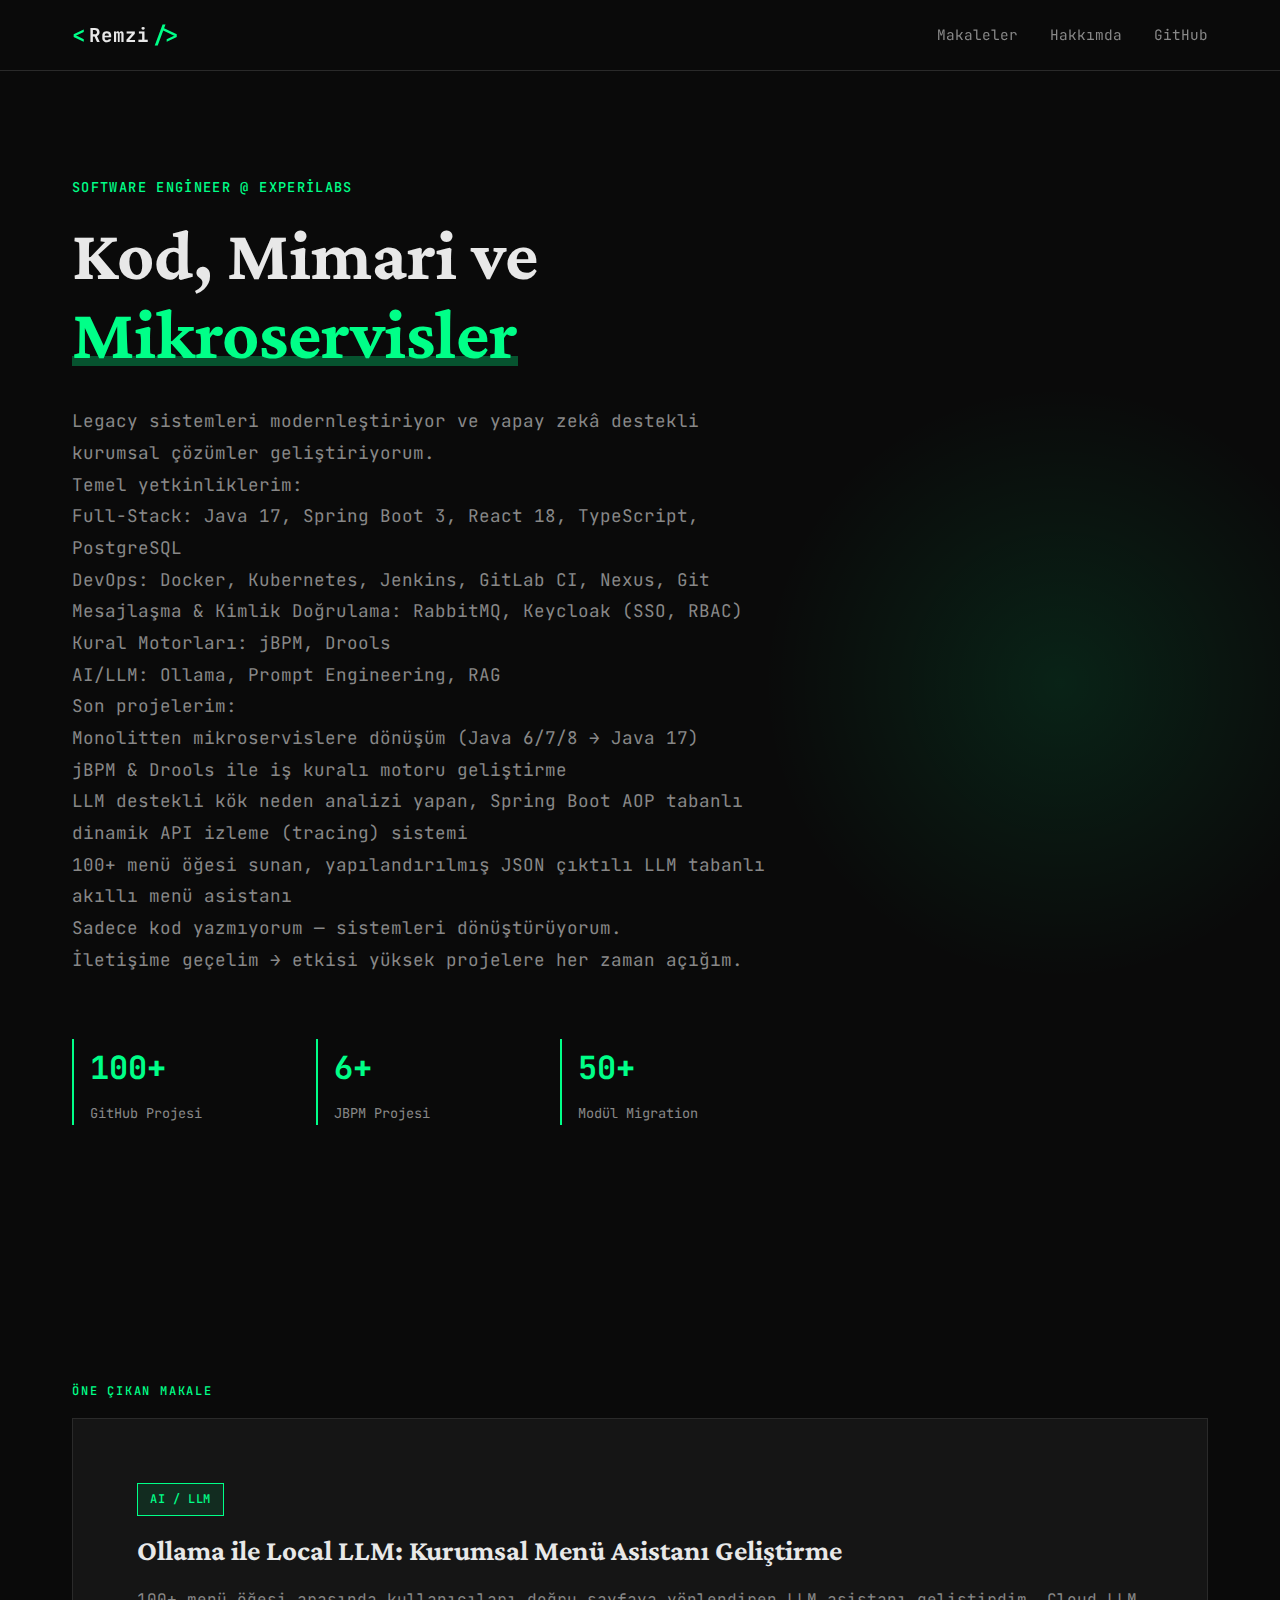
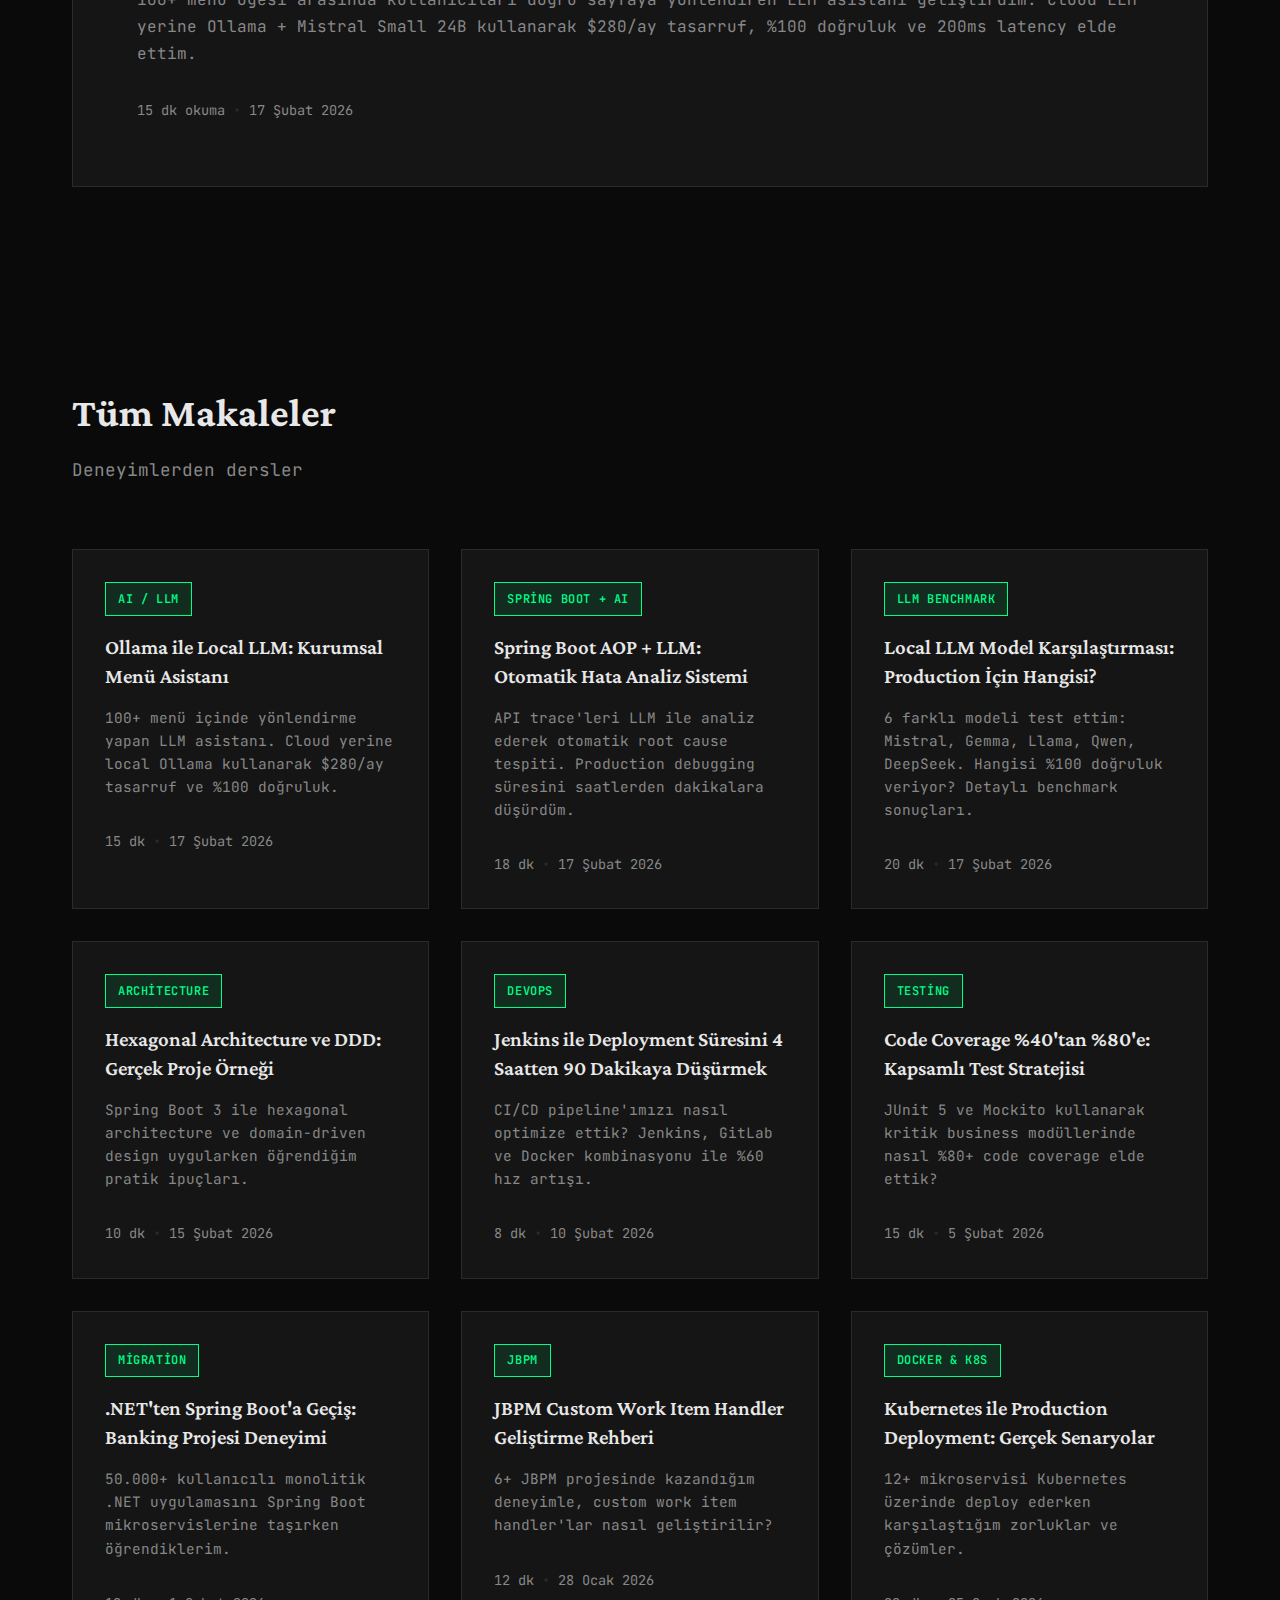
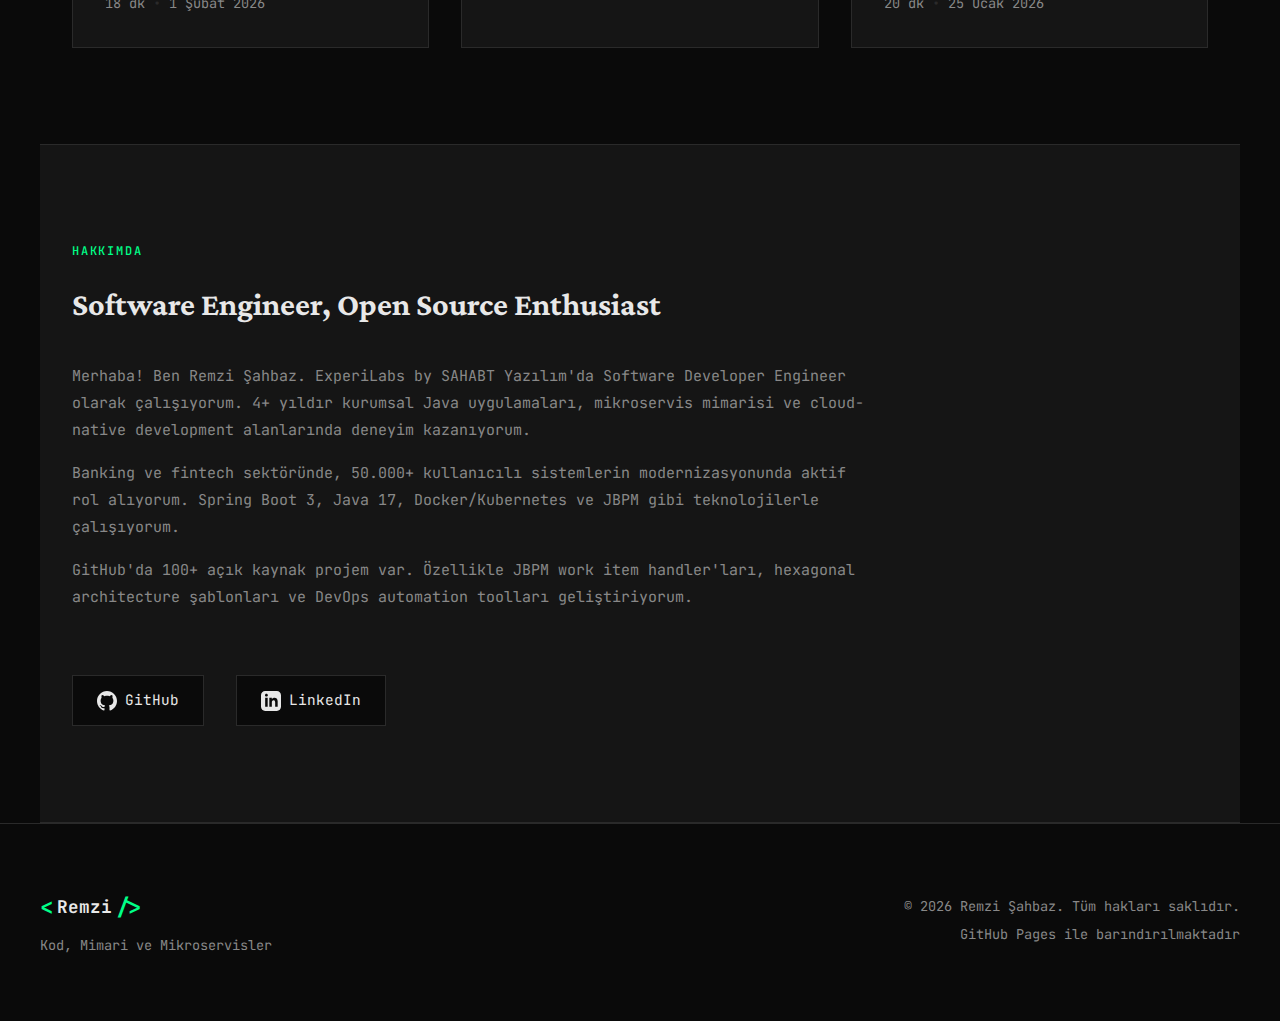
<file: index.html>
<!DOCTYPE html>
<html lang="tr">
<head>
    <meta charset="UTF-8">
    <meta name="viewport" content="width=device-width, initial-scale=1.0">
    <meta name="description" content="Remzi Şahbaz - Software Engineer Blog. Spring Boot, Mikroservisler, Java ve DevOps üzerine yazılar.">
    <meta name="keywords" content="Java, Spring Boot, Mikroservis, DevOps, Software Engineering, Backend Development">
    <meta name="author" content="Remzi Şahbaz">
    
    <!-- Open Graph / Social Media -->
    <meta property="og:type" content="website">
    <meta property="og:title" content="Remzi Şahbaz - Software Engineer Blog">
    <meta property="og:description" content="Spring Boot, Mikroservisler, Java ve DevOps üzerine yazılar">
    <meta property="og:url" content="https://remzisahbaz.github.io">
    
    <title>Remzi Şahbaz - Software Engineer Blog</title>
    
    <!-- Fonts - JetBrains Mono for code feel, Space Grotesk for headings -->
    <link rel="preconnect" href="https://fonts.googleapis.com">
    <link rel="preconnect" href="https://fonts.gstatic.com" crossorigin>
    <link href="https://fonts.googleapis.com/css2?family=JetBrains+Mono:wght@400;500;700&family=Crimson+Pro:wght@400;600;700&display=swap" rel="stylesheet">
    
    <link rel="stylesheet" href="styles.css">
</head>
<body>
    <!-- Navigation -->
    <nav class="nav">
        <div class="nav-container">
            <a href="index.html" class="logo">
                <span class="logo-bracket">&lt;</span>
                <span class="logo-text">Remzi</span>
                <span class="logo-bracket">/&gt;</span>
            </a>
            <div class="nav-links">
                <a href="#articles" class="nav-link">Makaleler</a>
                <a href="#about" class="nav-link">Hakkımda</a>
                <a href="https://github.com/remzisahbaz" target="_blank" class="nav-link">GitHub</a>
            </div>
        </div>
    </nav>

    <!-- Hero Section -->
    <header class="hero">
        <div class="hero-content">
            <div class="hero-label">Software Engineer @ ExperiLabs</div>
            <h1 class="hero-title">
                Kod, Mimari ve<br>
                <span class="highlight">Mikroservisler</span>
            </h1>
            <div class="hero-description">
          <p>Legacy sistemleri modernleştiriyor ve yapay zekâ destekli kurumsal çözümler geliştiriyorum.</p>
            
            <p>Temel yetkinliklerim: </p>
            
            <p> Full-Stack: Java 17, Spring Boot 3, React 18, TypeScript, PostgreSQL  </p>
            
           <p>  DevOps: Docker, Kubernetes, Jenkins, GitLab CI, Nexus, Git </p>
            
           <p>  Mesajlaşma & Kimlik Doğrulama: RabbitMQ, Keycloak (SSO, RBAC) </p>
            
           <p>  Kural Motorları: jBPM, Drools </p>
            
            <p> AI/LLM: Ollama, Prompt Engineering, RAG </p>
            
                       <p>  Son projelerim:</p>
            
            
                      <p>  Monolitten mikroservislere dönüşüm (Java 6/7/8 → Java 17)</p>
            
            
                    <p>     jBPM & Drools ile iş kuralı motoru geliştirme</p>
            
            
                     <p>    LLM destekli kök neden analizi yapan, Spring Boot AOP tabanlı dinamik API izleme (tracing) sistemi</p>
            
            
                     <p>    100+ menü öğesi sunan, yapılandırılmış JSON çıktılı LLM tabanlı akıllı menü asistanı</p>
            
            
                     <p>    Sadece kod yazmıyorum — sistemleri dönüştürüyorum.</p>
            
            
                      <p>   İletişime geçelim → etkisi yüksek projelere her zaman açığım.</p>
            
         
            <div class="hero-stats">
                <div class="stat">
                    <div class="stat-number">100+</div>
                    <div class="stat-label">GitHub Projesi</div>
                </div>
                <div class="stat">
                    <div class="stat-number">6+</div>
                    <div class="stat-label">JBPM Projesi</div>
                </div>
                <div class="stat">
                    <div class="stat-number">50+</div>
                    <div class="stat-label">Modül Migration</div>
                </div>
            </div>
        </div>
        <div class="hero-decoration"></div>
    </header>

    <!-- Featured Article -->
    <section class="featured-section">
        <div class="section-label">Öne Çıkan Makale</div>
        <article class="featured-article">
            <div class="article-tag">AI / LLM</div>
            <h2 class="article-title">
                <a href="posts/ollama-local-llm-menu-assistant.html">
                    Ollama ile Local LLM: Kurumsal Menü Asistanı Geliştirme
                </a>
            </h2>
            <p class="article-excerpt">
                100+ menü öğesi arasında kullanıcıları doğru sayfaya yönlendiren LLM asistanı geliştirdim. 
                Cloud LLM yerine Ollama + Mistral Small 24B kullanarak $280/ay tasarruf, %100 doğruluk 
                ve 200ms latency elde ettim.
            </p>
            <div class="article-meta">
                <span class="meta-item">15 dk okuma</span>
                <span class="meta-separator">•</span>
                <span class="meta-item">17 Şubat 2026</span>
            </div>
        </article>
    </section>

    <!-- Articles Grid -->
    <section id="articles" class="articles-section">
        <div class="section-header">
            <h2 class="section-title">Tüm Makaleler</h2>
            <div class="section-subtitle">Deneyimlerden dersler</div>
        </div>
        
        <div class="articles-grid">
            <!-- NEW: Article 1 - LLM Menu Assistant -->
            <article class="article-card">
                <div class="article-tag">AI / LLM</div>
                <h3 class="card-title">
                    <a href="posts/ollama-local-llm-menu-assistant.html">
                        Ollama ile Local LLM: Kurumsal Menü Asistanı
                    </a>
                </h3>
                <p class="card-excerpt">
                    100+ menü içinde yönlendirme yapan LLM asistanı. Cloud yerine local Ollama 
                    kullanarak $280/ay tasarruf ve %100 doğruluk.
                </p>
                <div class="article-meta">
                    <span class="meta-item">15 dk</span>
                    <span class="meta-separator">•</span>
                    <span class="meta-item">17 Şubat 2026</span>
                </div>
            </article>

            <!-- NEW: Article 2 - AOP + LLM Error Analysis -->
            <article class="article-card">
                <div class="article-tag">Spring Boot + AI</div>
                <h3 class="card-title">
                    <a href="posts/spring-boot-aop-llm-error-analysis.html">
                        Spring Boot AOP + LLM: Otomatik Hata Analiz Sistemi
                    </a>
                </h3>
                <p class="card-excerpt">
                    API trace'leri LLM ile analiz ederek otomatik root cause tespiti. 
                    Production debugging süresini saatlerden dakikalara düşürdüm.
                </p>
                <div class="article-meta">
                    <span class="meta-item">18 dk</span>
                    <span class="meta-separator">•</span>
                    <span class="meta-item">17 Şubat 2026</span>
                </div>
            </article>

            <!-- NEW: Article 3 - LLM Model Comparison -->
            <article class="article-card">
                <div class="article-tag">LLM Benchmark</div>
                <h3 class="card-title">
                    <a href="posts/local-llm-model-comparison.html">
                        Local LLM Model Karşılaştırması: Production İçin Hangisi?
                    </a>
                </h3>
                <p class="card-excerpt">
                    6 farklı modeli test ettim: Mistral, Gemma, Llama, Qwen, DeepSeek. 
                    Hangisi %100 doğruluk veriyor? Detaylı benchmark sonuçları.
                </p>
                <div class="article-meta">
                    <span class="meta-item">20 dk</span>
                    <span class="meta-separator">•</span>
                    <span class="meta-item">17 Şubat 2026</span>
                </div>
            </article>

            <!-- Article 4 - Java Migration (moved down) -->
            <article class="article-card">
                <div class="article-tag">Architecture</div>
                <h3 class="card-title">
                    <a href="posts/hexagonal-architecture-ddd.html">
                        Hexagonal Architecture ve DDD: Gerçek Proje Örneği
                    </a>
                </h3>
                <p class="card-excerpt">
                    Spring Boot 3 ile hexagonal architecture ve domain-driven design uygularken 
                    öğrendiğim pratik ipuçları.
                </p>
                <div class="article-meta">
                    <span class="meta-item">10 dk</span>
                    <span class="meta-separator">•</span>
                    <span class="meta-item">15 Şubat 2026</span>
                </div>
            </article>

            <!-- Article 2 -->
            <article class="article-card">
                <div class="article-tag">DevOps</div>
                <h3 class="card-title">
                    <a href="posts/jenkins-cicd-optimization.html">
                        Jenkins ile Deployment Süresini 4 Saatten 90 Dakikaya Düşürmek
                    </a>
                </h3>
                <p class="card-excerpt">
                    CI/CD pipeline'ımızı nasıl optimize ettik? Jenkins, GitLab ve Docker kombinasyonu 
                    ile %60 hız artışı.
                </p>
                <div class="article-meta">
                    <span class="meta-item">8 dk</span>
                    <span class="meta-separator">•</span>
                    <span class="meta-item">10 Şubat 2026</span>
                </div>
            </article>

            <!-- Article 3 -->
            <article class="article-card">
                <div class="article-tag">Testing</div>
                <h3 class="card-title">
                    <a href="posts/code-coverage-strategy.html">
                        Code Coverage %40'tan %80'e: Kapsamlı Test Stratejisi
                    </a>
                </h3>
                <p class="card-excerpt">
                    JUnit 5 ve Mockito kullanarak kritik business modüllerinde nasıl %80+ code coverage 
                    elde ettik?
                </p>
                <div class="article-meta">
                    <span class="meta-item">15 dk</span>
                    <span class="meta-separator">•</span>
                    <span class="meta-item">5 Şubat 2026</span>
                </div>
            </article>

            <!-- Article 4 -->
            <article class="article-card">
                <div class="article-tag">Migration</div>
                <h3 class="card-title">
                    <a href="posts/dotnet-to-spring-boot.html">
                        .NET'ten Spring Boot'a Geçiş: Banking Projesi Deneyimi
                    </a>
                </h3>
                <p class="card-excerpt">
                    50.000+ kullanıcılı monolitik .NET uygulamasını Spring Boot mikroservislerine 
                    taşırken öğrendiklerim.
                </p>
                <div class="article-meta">
                    <span class="meta-item">18 dk</span>
                    <span class="meta-separator">•</span>
                    <span class="meta-item">1 Şubat 2026</span>
                </div>
            </article>

            <!-- Article 5 -->
            <article class="article-card">
                <div class="article-tag">JBPM</div>
                <h3 class="card-title">
                    <a href="posts/jbpm-custom-handlers.html">
                        JBPM Custom Work Item Handler Geliştirme Rehberi
                    </a>
                </h3>
                <p class="card-excerpt">
                    6+ JBPM projesinde kazandığım deneyimle, custom work item handler'lar nasıl 
                    geliştirilir?
                </p>
                <div class="article-meta">
                    <span class="meta-item">12 dk</span>
                    <span class="meta-separator">•</span>
                    <span class="meta-item">28 Ocak 2026</span>
                </div>
            </article>

            <!-- Article 6 -->
            <article class="article-card">
                <div class="article-tag">Docker & K8s</div>
                <h3 class="card-title">
                    <a href="posts/kubernetes-production-deployment.html">
                        Kubernetes ile Production Deployment: Gerçek Senaryolar
                    </a>
                </h3>
                <p class="card-excerpt">
                    12+ mikroservisi Kubernetes üzerinde deploy ederken karşılaştığım zorluklar 
                    ve çözümler.
                </p>
                <div class="article-meta">
                    <span class="meta-item">20 dk</span>
                    <span class="meta-separator">•</span>
                    <span class="meta-item">25 Ocak 2026</span>
                </div>
            </article>
        </div>
    </section>

    <!-- About Section -->
    <section id="about" class="about-section">
        <div class="about-content">
            <div class="section-label">Hakkımda</div>
            <h2 class="about-title">Software Engineer, Open Source Enthusiast</h2>
            <div class="about-text">
                <p>
                    Merhaba! Ben Remzi Şahbaz. ExperiLabs by SAHABT Yazılım'da Software Developer Engineer 
                    olarak çalışıyorum. 4+ yıldır kurumsal Java uygulamaları, mikroservis mimarisi ve 
                    cloud-native development alanlarında deneyim kazanıyorum.
                </p>
                <p>
                    Banking ve fintech sektöründe, 50.000+ kullanıcılı sistemlerin modernizasyonunda 
                    aktif rol alıyorum. Spring Boot 3, Java 17, Docker/Kubernetes ve JBPM gibi 
                    teknolojilerle çalışıyorum.
                </p>
                <p>
                    GitHub'da 100+ açık kaynak projem var. Özellikle JBPM work item handler'ları, 
                    hexagonal architecture şablonları ve DevOps automation toolları geliştiriyorum.
                </p>
            </div>
            <div class="about-links">
                <a href="https://github.com/remzisahbaz" target="_blank" class="about-link">
                    <svg width="20" height="20" viewBox="0 0 24 24" fill="currentColor">
                        <path d="M12 0c-6.626 0-12 5.373-12 12 0 5.302 3.438 9.8 8.207 11.387.599.111.793-.261.793-.577v-2.234c-3.338.726-4.033-1.416-4.033-1.416-.546-1.387-1.333-1.756-1.333-1.756-1.089-.745.083-.729.083-.729 1.205.084 1.839 1.237 1.839 1.237 1.07 1.834 2.807 1.304 3.492.997.107-.775.418-1.305.762-1.604-2.665-.305-5.467-1.334-5.467-5.931 0-1.311.469-2.381 1.236-3.221-.124-.303-.535-1.524.117-3.176 0 0 1.008-.322 3.301 1.23.957-.266 1.983-.399 3.003-.404 1.02.005 2.047.138 3.006.404 2.291-1.552 3.297-1.23 3.297-1.23.653 1.653.242 2.874.118 3.176.77.84 1.235 1.911 1.235 3.221 0 4.609-2.807 5.624-5.479 5.921.43.372.823 1.102.823 2.222v3.293c0 .319.192.694.801.576 4.765-1.589 8.199-6.086 8.199-11.386 0-6.627-5.373-12-12-12z"/>
                    </svg>
                    GitHub
                </a>
                <a href="https://linkedin.com/in/remzisahbaz090" target="_blank" class="about-link">
                    <svg width="20" height="20" viewBox="0 0 24 24" fill="currentColor">
                        <path d="M19 0h-14c-2.761 0-5 2.239-5 5v14c0 2.761 2.239 5 5 5h14c2.762 0 5-2.239 5-5v-14c0-2.761-2.238-5-5-5zm-11 19h-3v-11h3v11zm-1.5-12.268c-.966 0-1.75-.79-1.75-1.764s.784-1.764 1.75-1.764 1.75.79 1.75 1.764-.783 1.764-1.75 1.764zm13.5 12.268h-3v-5.604c0-3.368-4-3.113-4 0v5.604h-3v-11h3v1.765c1.396-2.586 7-2.777 7 2.476v6.759z"/>
                    </svg>
                    LinkedIn
                </a>
              
            </div>
        </div>
    </section>

    <!-- Footer -->
    <footer class="footer">
        <div class="footer-content">
            <div class="footer-left">
                <div class="footer-logo">
                    <span class="logo-bracket">&lt;</span>
                    <span class="logo-text">Remzi</span>
                    <span class="logo-bracket">/&gt;</span>
                </div>
                <p class="footer-tagline">Kod, Mimari ve Mikroservisler</p>
            </div>
            <div class="footer-right">
                <p>&copy; 2026 Remzi Şahbaz. Tüm hakları saklıdır.</p>
                <p class="footer-note">GitHub Pages ile barındırılmaktadır</p>
            </div>
        </div>
    </footer>

    <scri
</file>
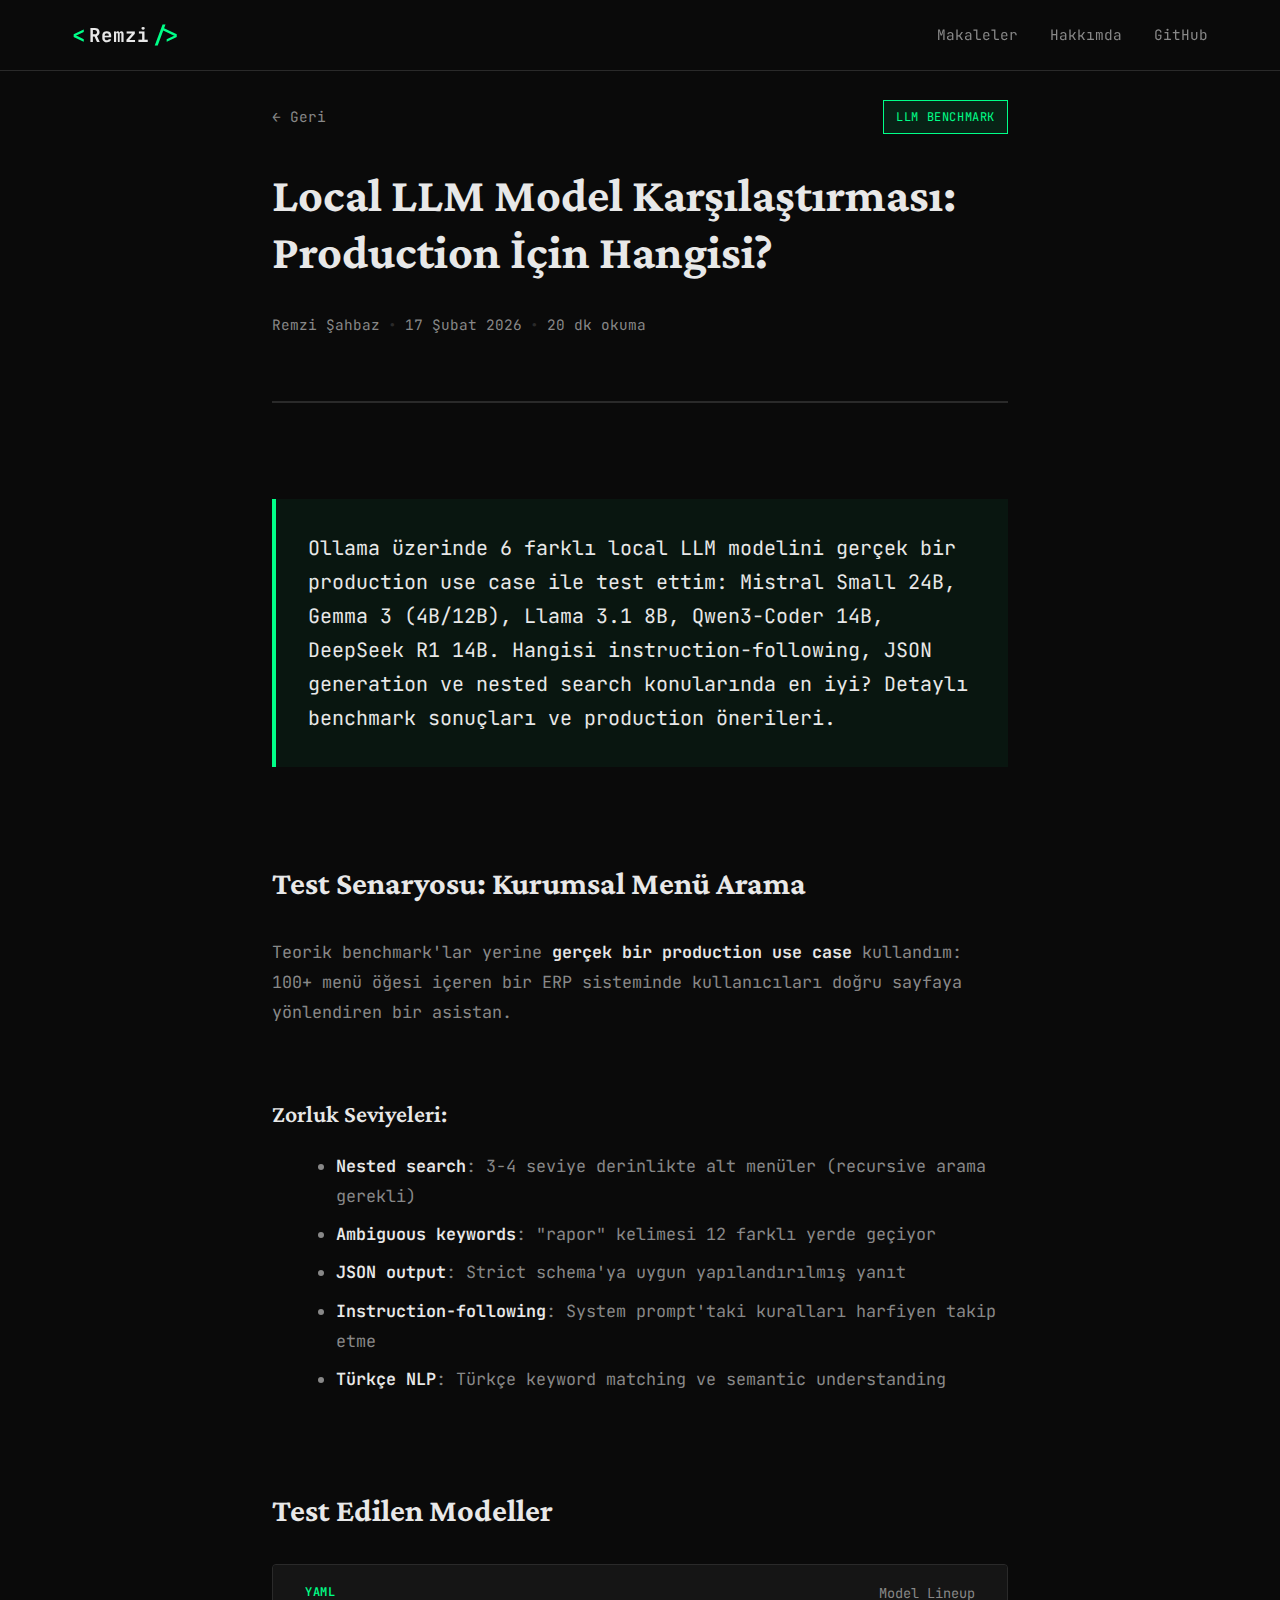
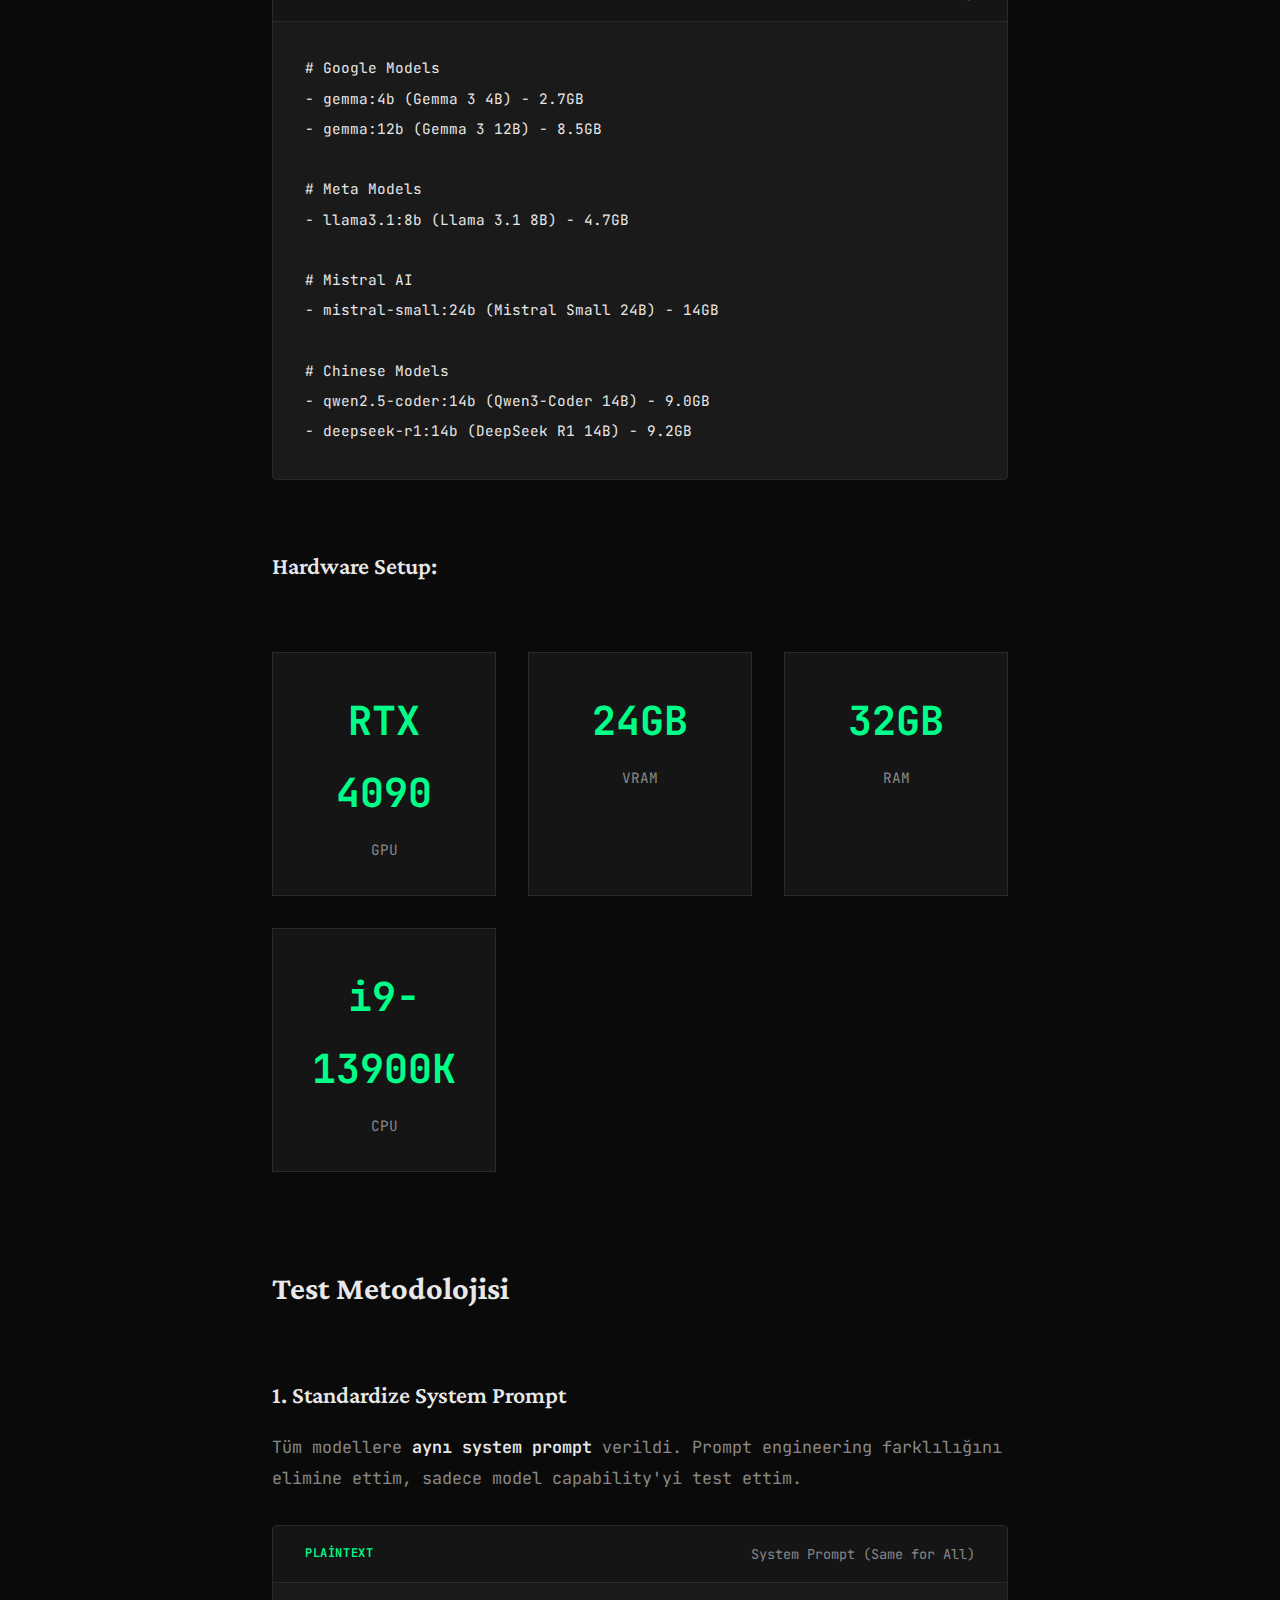
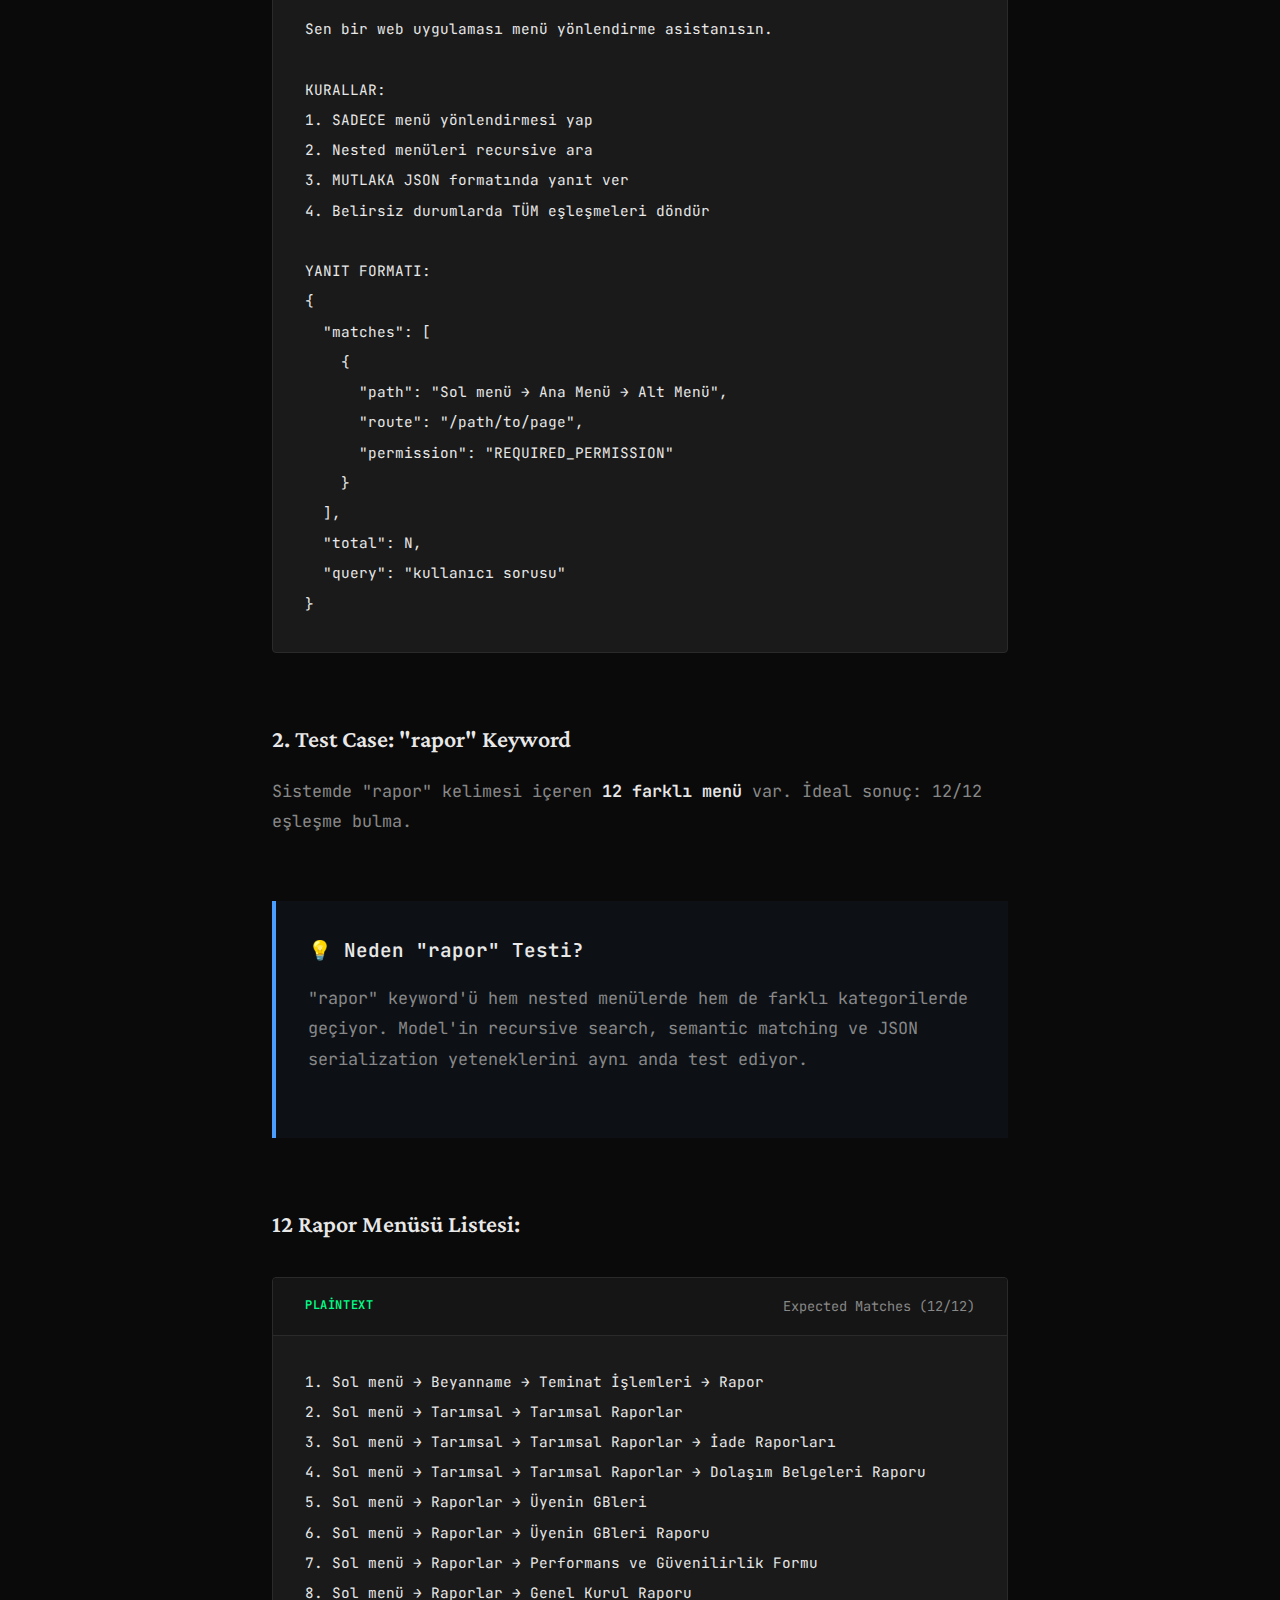
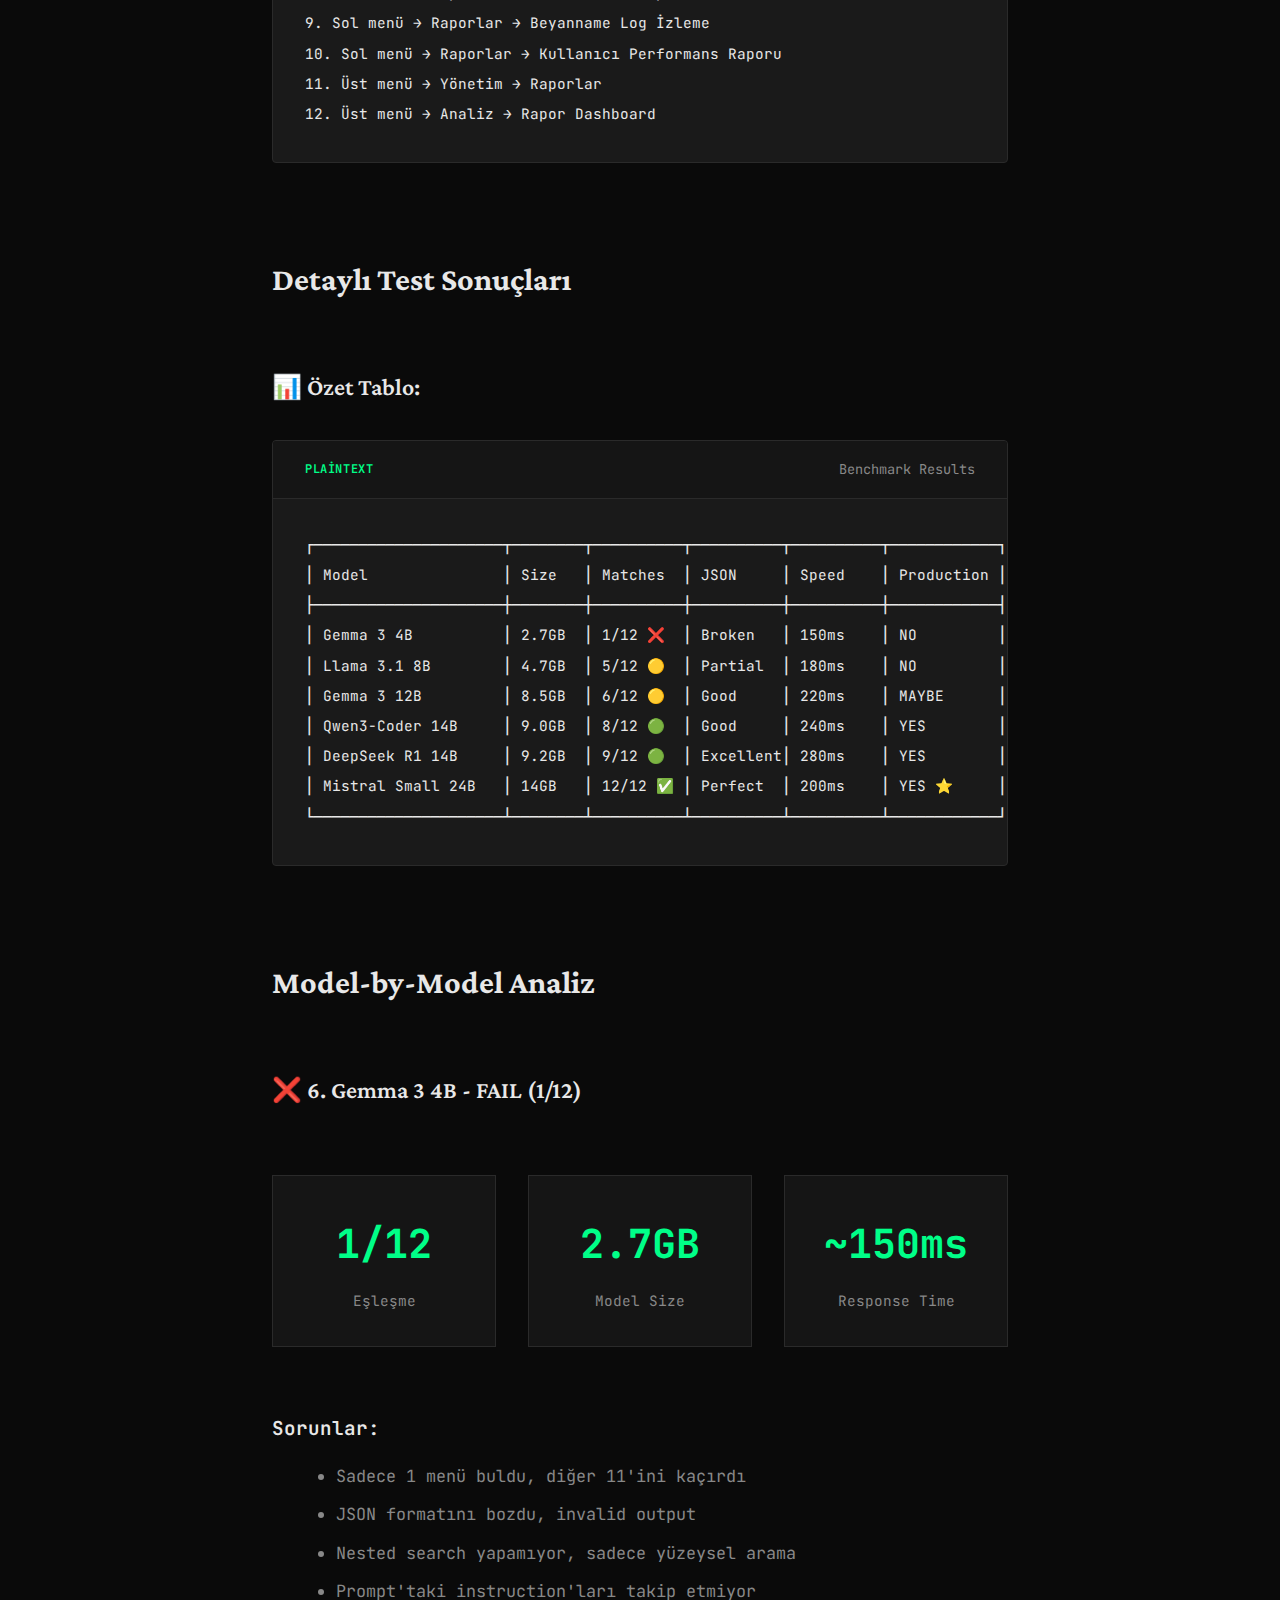
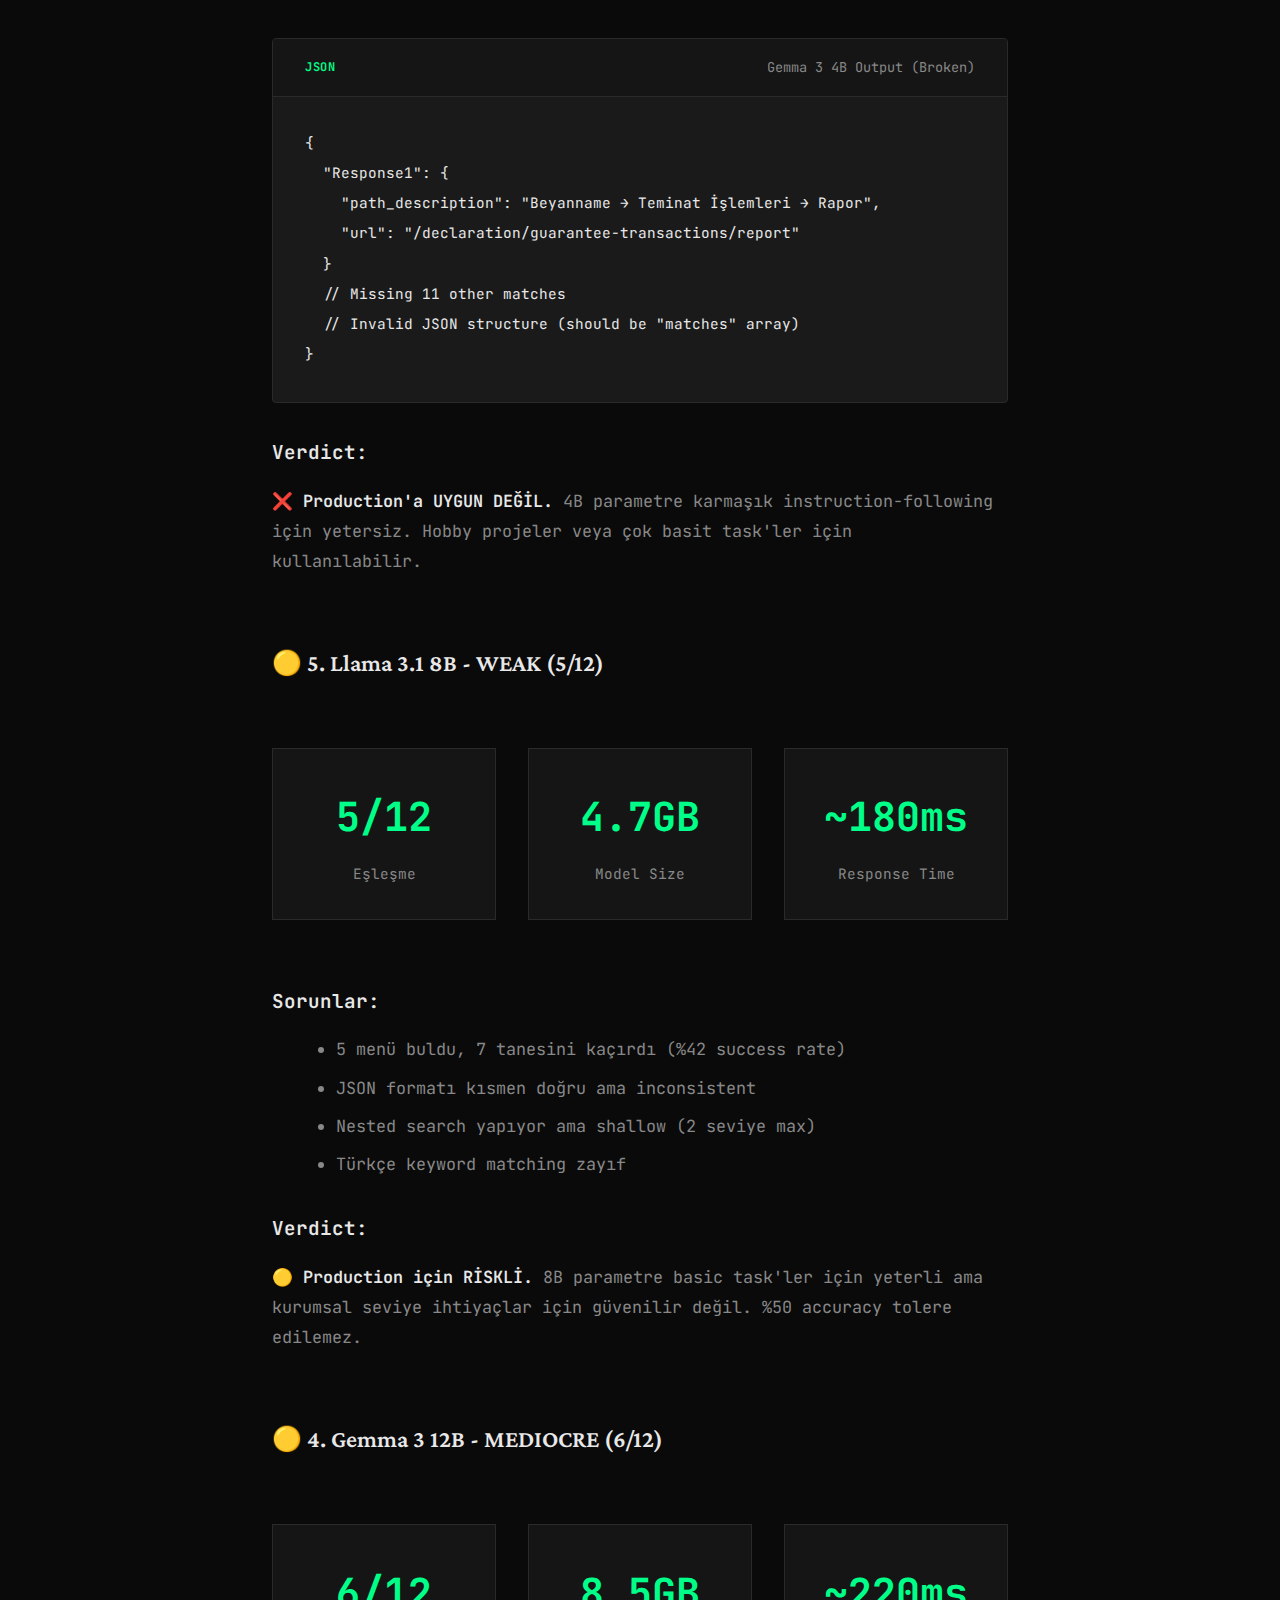
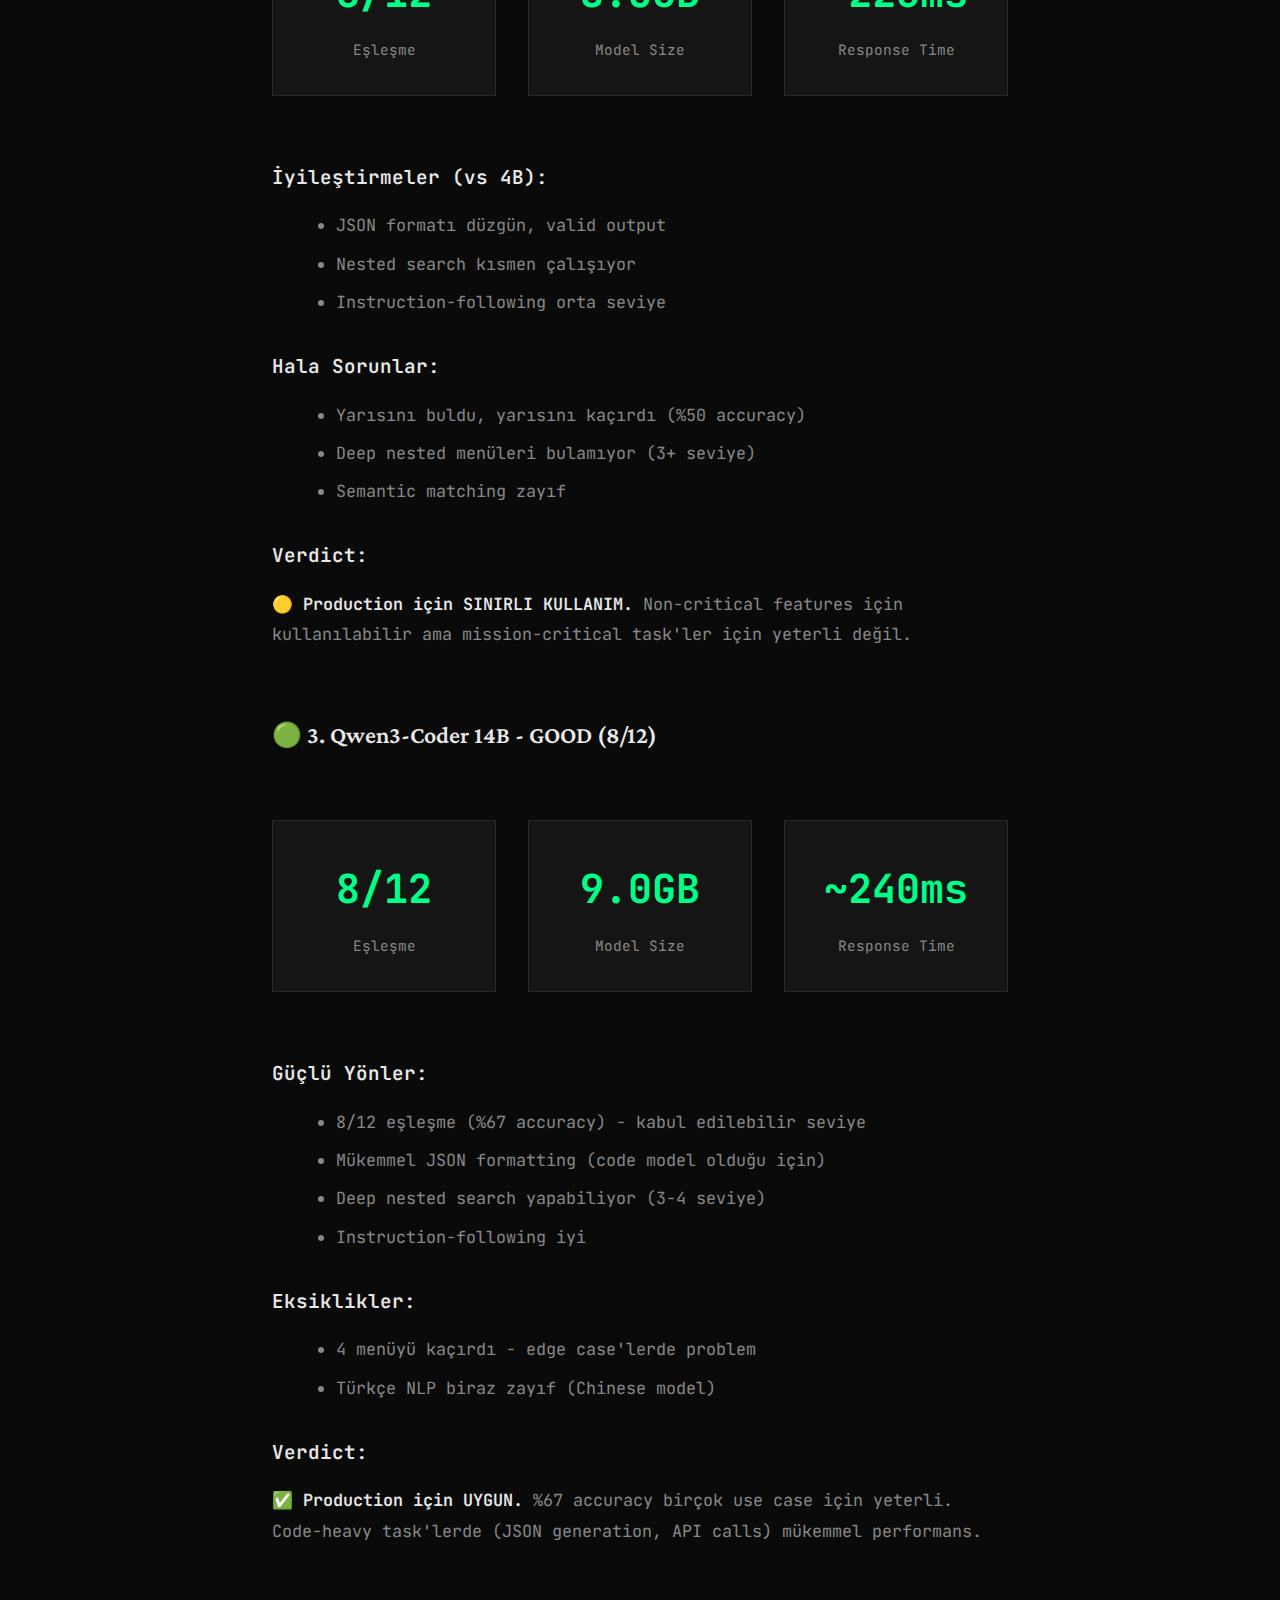
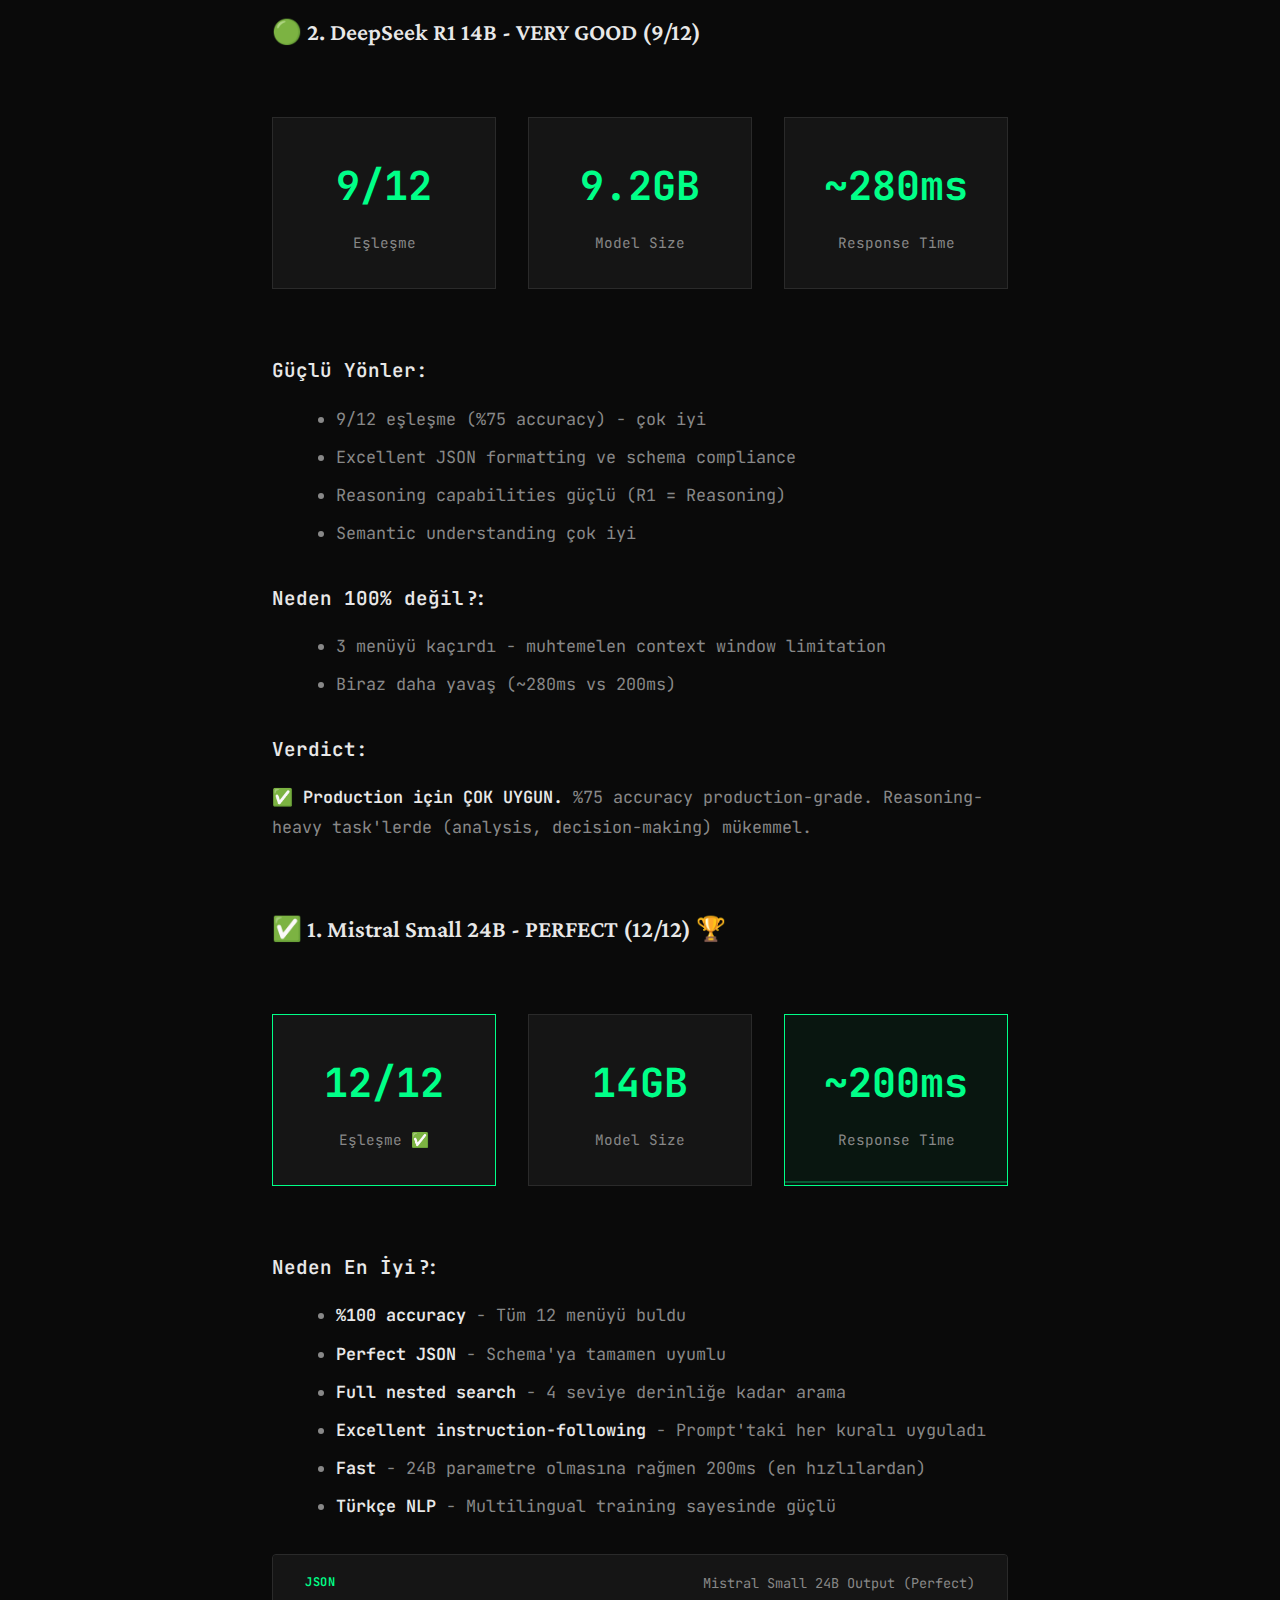
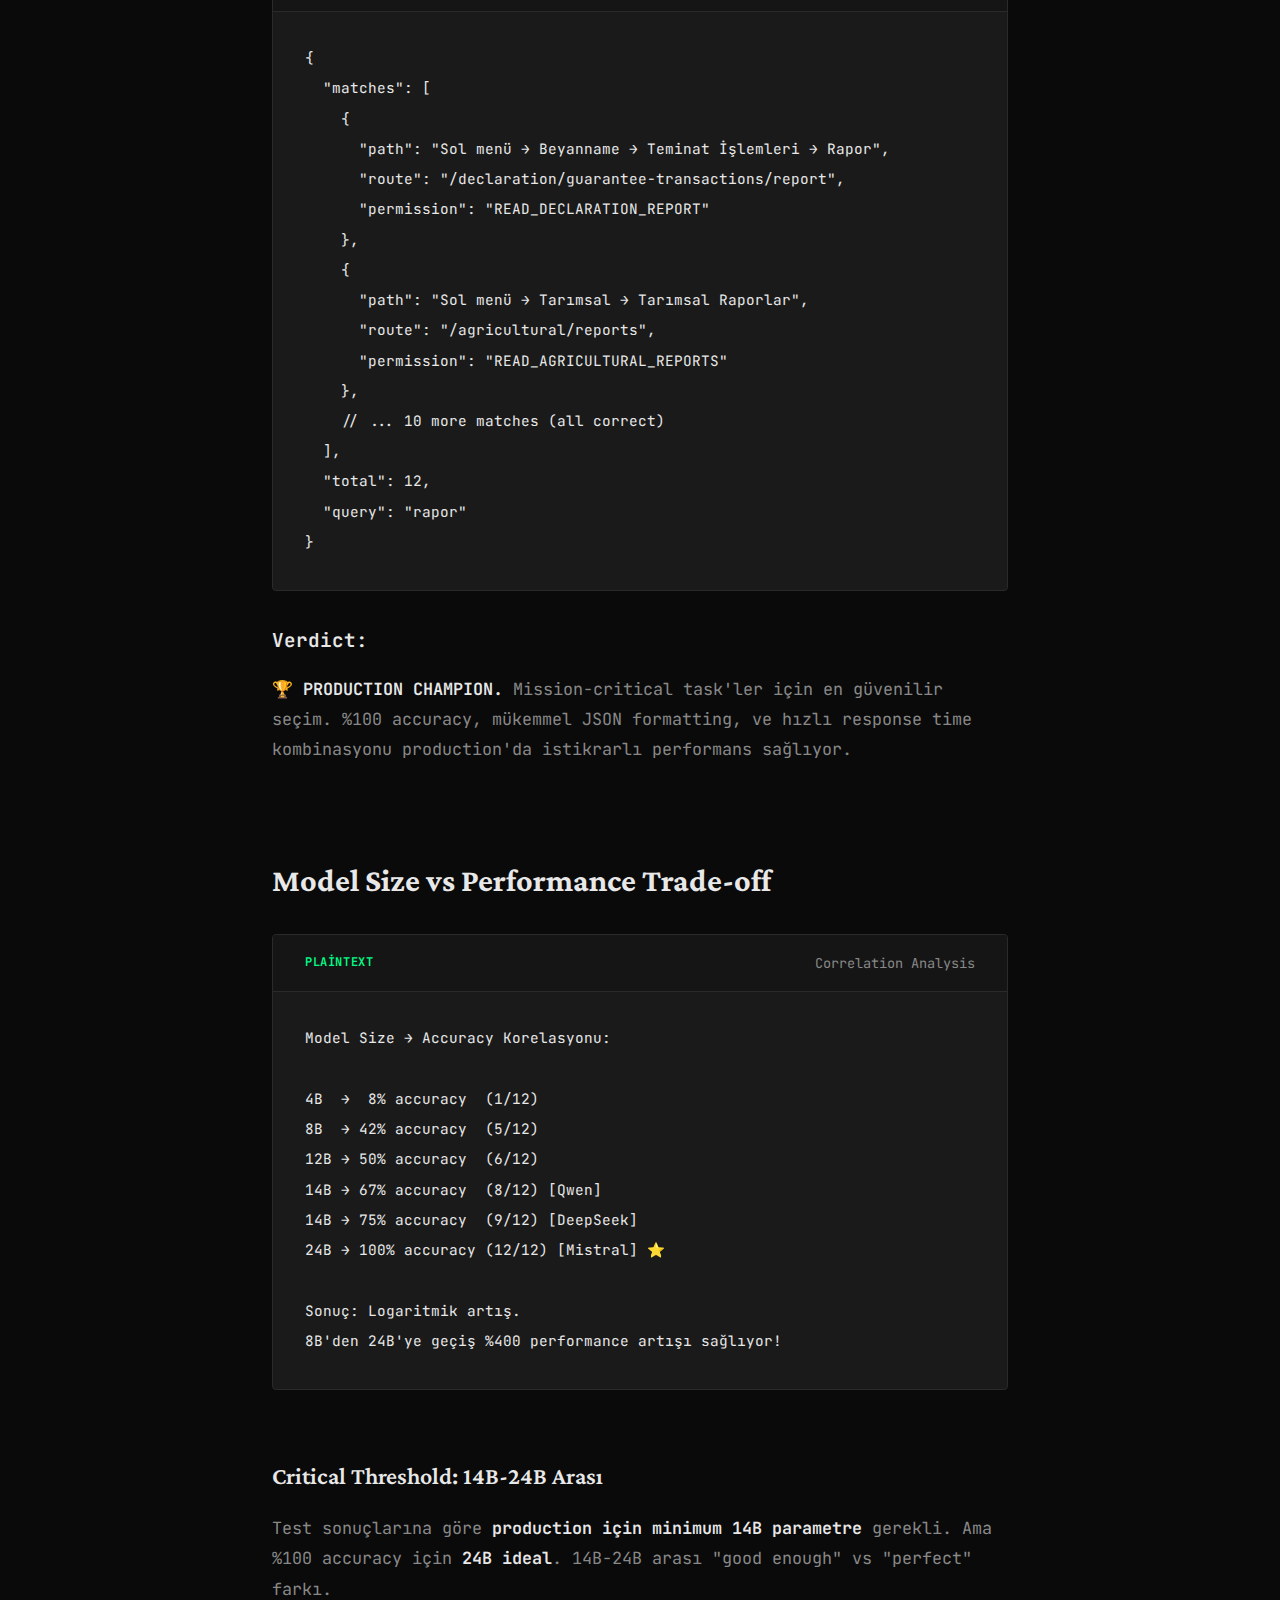
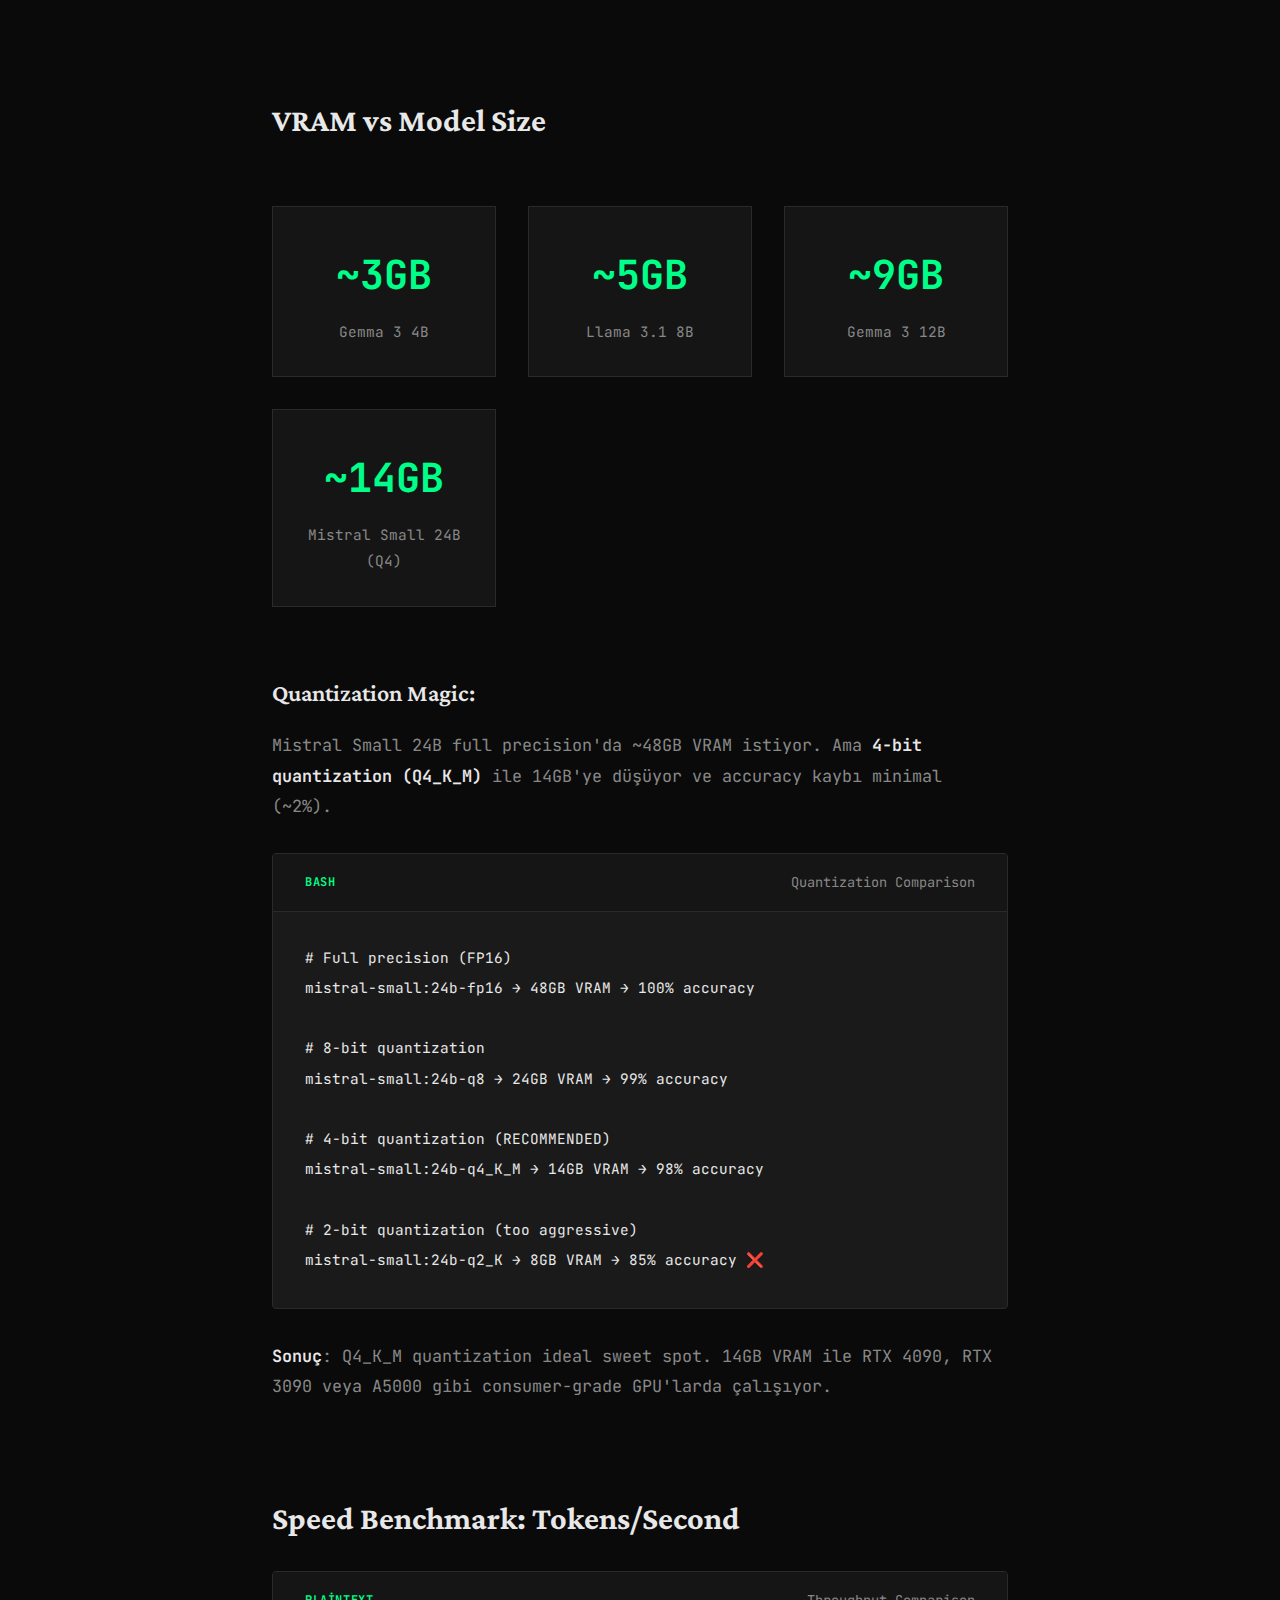
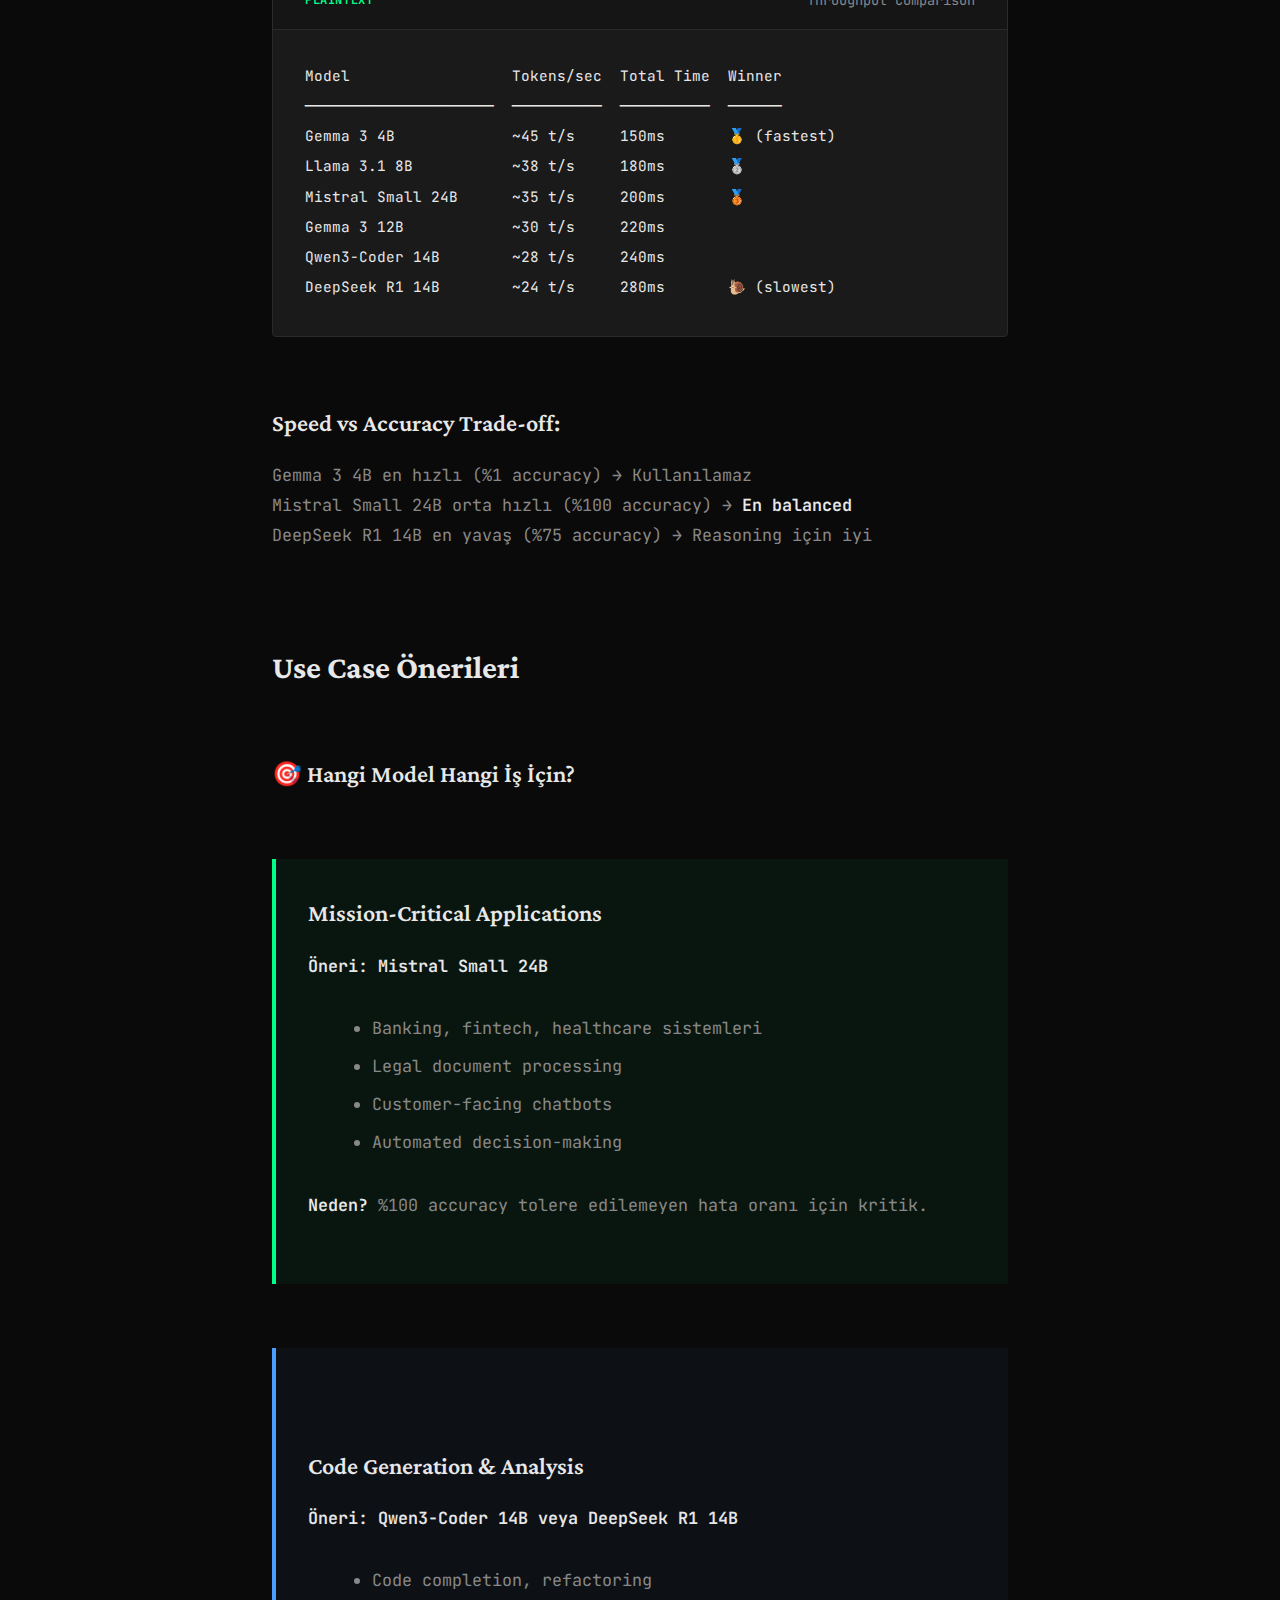
<file: local-llm-model-comparison.html>
<!DOCTYPE html>
<html lang="tr">
<head>
    <meta charset="UTF-8">
    <meta name="viewport" content="width=device-width, initial-scale=1.0">
    <meta name="description" content="Ollama üzerinde 6 farklı LLM modelini test ettim: Mistral Small, Gemma, Llama, Qwen, DeepSeek. Hangisi production'a hazır?">
    <title>Local LLM Model Karşılaştırması: Production İçin Hangisi? | Remzi Şahbaz Blog</title>
    
    <link rel="preconnect" href="https://fonts.googleapis.com">
    <link rel="preconnect" href="https://fonts.gstatic.com" crossorigin>
    <link href="https://fonts.googleapis.com/css2?family=JetBrains+Mono:wght@400;500;700&family=Crimson+Pro:wght@400;600;700&display=swap" rel="stylesheet">
    
    <link rel="stylesheet" href="../styles.css">
    <link rel="stylesheet" href="post-styles.css">
</head>
<body>
    <nav class="nav">
        <div class="nav-container">
            <a href="../index.html" class="logo">
                <span class="logo-bracket">&lt;</span>
                <span class="logo-text">Remzi</span>
                <span class="logo-bracket">/&gt;</span>
            </a>
            <div class="nav-links">
                <a href="../index.html#articles" class="nav-link">Makaleler</a>
                <a href="../index.html#about" class="nav-link">Hakkımda</a>
                <a href="https://github.com/remzisahbaz" target="_blank" class="nav-link">GitHub</a>
            </div>
        </div>
    </nav>

    <article class="post">
        <header class="post-header">
            <div class="post-meta-top">
                <a href="../index.html" class="back-link">← Geri</a>
                <span class="post-tag">LLM Benchmark</span>
            </div>
            <h1 class="post-title">Local LLM Model Karşılaştırması: Production İçin Hangisi?</h1>
            <div class="post-meta">
                <span class="meta-item">Remzi Şahbaz</span>
                <span class="meta-separator">•</span>
                <span class="meta-item">17 Şubat 2026</span>
                <span class="meta-separator">•</span>
                <span class="meta-item">20 dk okuma</span>
            </div>
        </header>

        <div class="post-content">
            <p class="post-lead">
                Ollama üzerinde 6 farklı local LLM modelini gerçek bir production use case ile test ettim: 
                Mistral Small 24B, Gemma 3 (4B/12B), Llama 3.1 8B, Qwen3-Coder 14B, DeepSeek R1 14B. 
                Hangisi instruction-following, JSON generation ve nested search konularında en iyi? 
                Detaylı benchmark sonuçları ve production önerileri.
            </p>

            <h2>Test Senaryosu: Kurumsal Menü Arama</h2>

            <p>
                Teorik benchmark'lar yerine <strong>gerçek bir production use case</strong> kullandım: 
                100+ menü öğesi içeren bir ERP sisteminde kullanıcıları doğru sayfaya yönlendiren bir asistan.
            </p>

            <h3>Zorluk Seviyeleri:</h3>

            <ul>
                <li><strong>Nested search</strong>: 3-4 seviye derinlikte alt menüler (recursive arama gerekli)</li>
                <li><strong>Ambiguous keywords</strong>: "rapor" kelimesi 12 farklı yerde geçiyor</li>
                <li><strong>JSON output</strong>: Strict schema'ya uygun yapılandırılmış yanıt</li>
                <li><strong>Instruction-following</strong>: System prompt'taki kuralları harfiyen takip etme</li>
                <li><strong>Türkçe NLP</strong>: Türkçe keyword matching ve semantic understanding</li>
            </ul>

            <h2>Test Edilen Modeller</h2>

            <div class="code-block">
                <div class="code-header">
                    <span class="code-lang">yaml</span>
                    <span class="code-title">Model Lineup</span>
                </div>
                <pre><code># Google Models
- gemma:4b (Gemma 3 4B) - 2.7GB
- gemma:12b (Gemma 3 12B) - 8.5GB

# Meta Models
- llama3.1:8b (Llama 3.1 8B) - 4.7GB

# Mistral AI
- mistral-small:24b (Mistral Small 24B) - 14GB

# Chinese Models
- qwen2.5-coder:14b (Qwen3-Coder 14B) - 9.0GB
- deepseek-r1:14b (DeepSeek R1 14B) - 9.2GB</code></pre>
            </div>

            <h3>Hardware Setup:</h3>

            <div class="stats-grid">
                <div class="stat-card">
                    <div class="stat-number">RTX 4090</div>
                    <div class="stat-label">GPU</div>
                </div>
                <div class="stat-card">
                    <div class="stat-number">24GB</div>
                    <div class="stat-label">VRAM</div>
                </div>
                <div class="stat-card">
                    <div class="stat-number">32GB</div>
                    <div class="stat-label">RAM</div>
                </div>
                <div class="stat-card">
                    <div class="stat-number">i9-13900K</div>
                    <div class="stat-label">CPU</div>
                </div>
            </div>

            <h2>Test Metodolojisi</h2>

            <h3>1. Standardize System Prompt</h3>

            <p>
                Tüm modellere <strong>aynı system prompt</strong> verildi. Prompt engineering farklılığını 
                elimine ettim, sadece model capability'yi test ettim.
            </p>

            <div class="code-block">
                <div class="code-header">
                    <span class="code-lang">plaintext</span>
                    <span class="code-title">System Prompt (Same for All)</span>
                </div>
                <pre><code>Sen bir web uygulaması menü yönlendirme asistanısın.

KURALLAR:
1. SADECE menü yönlendirmesi yap
2. Nested menüleri recursive ara
3. MUTLAKA JSON formatında yanıt ver
4. Belirsiz durumlarda TÜM eşleşmeleri döndür

YANIT FORMATI:
{
  "matches": [
    {
      "path": "Sol menü → Ana Menü → Alt Menü",
      "route": "/path/to/page",
      "permission": "REQUIRED_PERMISSION"
    }
  ],
  "total": N,
  "query": "kullanıcı sorusu"
}</code></pre>
            </div>

            <h3>2. Test Case: "rapor" Keyword</h3>

            <p>
                Sistemde "rapor" kelimesi içeren <strong>12 farklı menü</strong> var. İdeal sonuç: 
                12/12 eşleşme bulma.
            </p>

            <div class="info-box">
                <h4>💡 Neden "rapor" Testi?</h4>
                <p>
                    "rapor" keyword'ü hem nested menülerde hem de farklı kategorilerde geçiyor. 
                    Model'in recursive search, semantic matching ve JSON serialization yeteneklerini 
                    aynı anda test ediyor.
                </p>
            </div>

            <h3>12 Rapor Menüsü Listesi:</h3>

            <div class="code-block">
                <div class="code-header">
                    <span class="code-lang">plaintext</span>
                    <span class="code-title">Expected Matches (12/12)</span>
                </div>
                <pre><code>1. Sol menü → Beyanname → Teminat İşlemleri → Rapor
2. Sol menü → Tarımsal → Tarımsal Raporlar
3. Sol menü → Tarımsal → Tarımsal Raporlar → İade Raporları
4. Sol menü → Tarımsal → Tarımsal Raporlar → Dolaşım Belgeleri Raporu
5. Sol menü → Raporlar → Üyenin GBleri
6. Sol menü → Raporlar → Üyenin GBleri Raporu
7. Sol menü → Raporlar → Performans ve Güvenilirlik Formu
8. Sol menü → Raporlar → Genel Kurul Raporu
9. Sol menü → Raporlar → Beyanname Log İzleme
10. Sol menü → Raporlar → Kullanıcı Performans Raporu
11. Üst menü → Yönetim → Raporlar
12. Üst menü → Analiz → Rapor Dashboard</code></pre>
            </div>

            <h2>Detaylı Test Sonuçları</h2>

            <h3>📊 Özet Tablo:</h3>

            <div class="code-block">
                <div class="code-header">
                    <span class="code-lang">plaintext</span>
                    <span class="code-title">Benchmark Results</span>
                </div>
                <pre><code>┌─────────────────────┬────────┬──────────┬──────────┬──────────┬────────────┐
│ Model               │ Size   │ Matches  │ JSON     │ Speed    │ Production │
├─────────────────────┼────────┼──────────┼──────────┼──────────┼────────────┤
│ Gemma 3 4B          │ 2.7GB  │ 1/12 ❌  │ Broken   │ 150ms    │ NO         │
│ Llama 3.1 8B        │ 4.7GB  │ 5/12 🟡  │ Partial  │ 180ms    │ NO         │
│ Gemma 3 12B         │ 8.5GB  │ 6/12 🟡  │ Good     │ 220ms    │ MAYBE      │
│ Qwen3-Coder 14B     │ 9.0GB  │ 8/12 🟢  │ Good     │ 240ms    │ YES        │
│ DeepSeek R1 14B     │ 9.2GB  │ 9/12 🟢  │ Excellent│ 280ms    │ YES        │
│ Mistral Small 24B   │ 14GB   │ 12/12 ✅ │ Perfect  │ 200ms    │ YES ⭐     │
└─────────────────────┴────────┴──────────┴──────────┴──────────┴────────────┘</code></pre>
            </div>

            <h2>Model-by-Model Analiz</h2>

            <h3>❌ 6. Gemma 3 4B - FAIL (1/12)</h3>

            <div class="stats-grid">
                <div class="stat-card">
                    <div class="stat-number">1/12</div>
                    <div class="stat-label">Eşleşme</div>
                </div>
                <div class="stat-card">
                    <div class="stat-number">2.7GB</div>
                    <div class="stat-label">Model Size</div>
                </div>
                <div class="stat-card">
                    <div class="stat-number">~150ms</div>
                    <div class="stat-label">Response Time</div>
                </div>
            </div>

            <h4>Sorunlar:</h4>
            <ul>
                <li>Sadece 1 menü buldu, diğer 11'ini kaçırdı</li>
                <li>JSON formatını bozdu, invalid output</li>
                <li>Nested search yapamıyor, sadece yüzeysel arama</li>
                <li>Prompt'taki instruction'ları takip etmiyor</li>
            </ul>

            <div class="code-block">
                <div class="code-header">
                    <span class="code-lang">json</span>
                    <span class="code-title">Gemma 3 4B Output (Broken)</span>
                </div>
                <pre><code>{
  "Response1": {
    "path_description": "Beyanname → Teminat İşlemleri → Rapor",
    "url": "/declaration/guarantee-transactions/report"
  }
  // Missing 11 other matches
  // Invalid JSON structure (should be "matches" array)
}</code></pre>
            </div>

            <h4>Verdict:</h4>
            <p>
                <strong>❌ Production'a UYGUN DEĞİL.</strong> 4B parametre karmaşık instruction-following 
                için yetersiz. Hobby projeler veya çok basit task'ler için kullanılabilir.
            </p>

            <h3>🟡 5. Llama 3.1 8B - WEAK (5/12)</h3>

            <div class="stats-grid">
                <div class="stat-card">
                    <div class="stat-number">5/12</div>
                    <div class="stat-label">Eşleşme</div>
                </div>
                <div class="stat-card">
                    <div class="stat-number">4.7GB</div>
                    <div class="stat-label">Model Size</div>
                </div>
                <div class="stat-card">
                    <div class="stat-number">~180ms</div>
                    <div class="stat-label">Response Time</div>
                </div>
            </div>

            <h4>Sorunlar:</h4>
            <ul>
                <li>5 menü buldu, 7 tanesini kaçırdı (%42 success rate)</li>
                <li>JSON formatı kısmen doğru ama inconsistent</li>
                <li>Nested search yapıyor ama shallow (2 seviye max)</li>
                <li>Türkçe keyword matching zayıf</li>
            </ul>

            <h4>Verdict:</h4>
            <p>
                <strong>🟡 Production için RİSKLİ.</strong> 8B parametre basic task'ler için yeterli 
                ama kurumsal seviye ihtiyaçlar için güvenilir değil. %50 accuracy tolere edilemez.
            </p>

            <h3>🟡 4. Gemma 3 12B - MEDIOCRE (6/12)</h3>

            <div class="stats-grid">
                <div class="stat-card">
                    <div class="stat-number">6/12</div>
                    <div class="stat-label">Eşleşme</div>
                </div>
                <div class="stat-card">
                    <div class="stat-number">8.5GB</div>
                    <div class="stat-label">Model Size</div>
                </div>
                <div class="stat-card">
                    <div class="stat-number">~220ms</div>
                    <div class="stat-label">Response Time</div>
                </div>
            </div>

            <h4>İyileştirmeler (vs 4B):</h4>
            <ul>
                <li>JSON formatı düzgün, valid output</li>
                <li>Nested search kısmen çalışıyor</li>
                <li>Instruction-following orta seviye</li>
            </ul>

            <h4>Hala Sorunlar:</h4>
            <ul>
                <li>Yarısını buldu, yarısını kaçırdı (%50 accuracy)</li>
                <li>Deep nested menüleri bulamıyor (3+ seviye)</li>
                <li>Semantic matching zayıf</li>
            </ul>

            <h4>Verdict:</h4>
            <p>
                <strong>🟡 Production için SINIRLI KULLANIM.</strong> Non-critical features için kullanılabilir 
                ama mission-critical task'ler için yeterli değil.
            </p>

            <h3>🟢 3. Qwen3-Coder 14B - GOOD (8/12)</h3>

            <div class="stats-grid">
                <div class="stat-card">
                    <div class="stat-number">8/12</div>
                    <div class="stat-label">Eşleşme</div>
                </div>
                <div class="stat-card">
                    <div class="stat-number">9.0GB</div>
                    <div class="stat-label">Model Size</div>
                </div>
                <div class="stat-card">
                    <div class="stat-number">~240ms</div>
                    <div class="stat-label">Response Time</div>
                </div>
            </div>

            <h4>Güçlü Yönler:</h4>
            <ul>
                <li>8/12 eşleşme (%67 accuracy) - kabul edilebilir seviye</li>
                <li>Mükemmel JSON formatting (code model olduğu için)</li>
                <li>Deep nested search yapabiliyor (3-4 seviye)</li>
                <li>Instruction-following iyi</li>
            </ul>

            <h4>Eksiklikler:</h4>
            <ul>
                <li>4 menüyü kaçırdı - edge case'lerde problem</li>
                <li>Türkçe NLP biraz zayıf (Chinese model)</li>
            </ul>

            <h4>Verdict:</h4>
            <p>
                <strong>✅ Production için UYGUN.</strong> %67 accuracy birçok use case için yeterli. 
                Code-heavy task'lerde (JSON generation, API calls) mükemmel performans.
            </p>

            <h3>🟢 2. DeepSeek R1 14B - VERY GOOD (9/12)</h3>

            <div class="stats-grid">
                <div class="stat-card">
                    <div class="stat-number">9/12</div>
                    <div class="stat-label">Eşleşme</div>
                </div>
                <div class="stat-card">
                    <div class="stat-number">9.2GB</div>
                    <div class="stat-label">Model Size</div>
                </div>
                <div class="stat-card">
                    <div class="stat-number">~280ms</div>
                    <div class="stat-label">Response Time</div>
                </div>
            </div>

            <h4>Güçlü Yönler:</h4>
            <ul>
                <li>9/12 eşleşme (%75 accuracy) - çok iyi</li>
                <li>Excellent JSON formatting ve schema compliance</li>
                <li>Reasoning capabilities güçlü (R1 = Reasoning)</li>
                <li>Semantic understanding çok iyi</li>
            </ul>

            <h4>Neden 100% değil?:</h4>
            <ul>
                <li>3 menüyü kaçırdı - muhtemelen context window limitation</li>
                <li>Biraz daha yavaş (~280ms vs 200ms)</li>
            </ul>

            <h4>Verdict:</h4>
            <p>
                <strong>✅ Production için ÇOK UYGUN.</strong> %75 accuracy production-grade. 
                Reasoning-heavy task'lerde (analysis, decision-making) mükemmel.
            </p>

            <h3>✅ 1. Mistral Small 24B - PERFECT (12/12) 🏆</h3>

            <div class="stats-grid">
                <div class="stat-card success">
                    <div class="stat-number">12/12</div>
                    <div class="stat-label">Eşleşme ✅</div>
                </div>
                <div class="stat-card">
                    <div class="stat-number">14GB</div>
                    <div class="stat-label">Model Size</div>
                </div>
                <div class="stat-card highlight">
                    <div class="stat-number">~200ms</div>
                    <div class="stat-label">Response Time</div>
                </div>
            </div>

            <h4>Neden En İyi?:</h4>
            <ul>
                <li><strong>%100 accuracy</strong> - Tüm 12 menüyü buldu</li>
                <li><strong>Perfect JSON</strong> - Schema'ya tamamen uyumlu</li>
                <li><strong>Full nested search</strong> - 4 seviye derinliğe kadar arama</li>
                <li><strong>Excellent instruction-following</strong> - Prompt'taki her kuralı uyguladı</li>
                <li><strong>Fast</strong> - 24B parametre olmasına rağmen 200ms (en hızlılardan)</li>
                <li><strong>Türkçe NLP</strong> - Multilingual training sayesinde güçlü</li>
            </ul>

            <div class="code-block">
                <div class="code-header">
                    <span class="code-lang">json</span>
                    <span class="code-title">Mistral Small 24B Output (Perfect)</span>
                </div>
                <pre><code>{
  "matches": [
    {
      "path": "Sol menü → Beyanname → Teminat İşlemleri → Rapor",
      "route": "/declaration/guarantee-transactions/report",
      "permission": "READ_DECLARATION_REPORT"
    },
    {
      "path": "Sol menü → Tarımsal → Tarımsal Raporlar",
      "route": "/agricultural/reports",
      "permission": "READ_AGRICULTURAL_REPORTS"
    },
    // ... 10 more matches (all correct)
  ],
  "total": 12,
  "query": "rapor"
}</code></pre>
            </div>

            <h4>Verdict:</h4>
            <p>
                <strong>🏆 PRODUCTION CHAMPION.</strong> Mission-critical task'ler için en güvenilir seçim. 
                %100 accuracy, mükemmel JSON formatting, ve hızlı response time kombinasyonu 
                production'da istikrarlı performans sağlıyor.
            </p>

            <h2>Model Size vs Performance Trade-off</h2>

            <div class="code-block">
                <div class="code-header">
                    <span class="code-lang">plaintext</span>
                    <span class="code-title">Correlation Analysis</span>
                </div>
                <pre><code>Model Size → Accuracy Korelasyonu:

4B  →  8% accuracy  (1/12)
8B  → 42% accuracy  (5/12)
12B → 50% accuracy  (6/12)
14B → 67% accuracy  (8/12) [Qwen]
14B → 75% accuracy  (9/12) [DeepSeek]
24B → 100% accuracy (12/12) [Mistral] ⭐

Sonuç: Logaritmik artış. 
8B'den 24B'ye geçiş %400 performance artışı sağlıyor!</code></pre>
            </div>

            <h3>Critical Threshold: 14B-24B Arası</h3>

            <p>
                Test sonuçlarına göre <strong>production için minimum 14B parametre</strong> gerekli. 
                Ama %100 accuracy için <strong>24B ideal</strong>. 14B-24B arası "good enough" vs 
                "perfect" farkı.
            </p>

            <h2>VRAM vs Model Size</h2>

            <div class="stats-grid">
                <div class="stat-card">
                    <div class="stat-number">~3GB</div>
                    <div class="stat-label">Gemma 3 4B</div>
                </div>
                <div class="stat-card">
                    <div class="stat-number">~5GB</div>
                    <div class="stat-label">Llama 3.1 8B</div>
                </div>
                <div class="stat-card">
                    <div class="stat-number">~9GB</div>
                    <div class="stat-label">Gemma 3 12B</div>
                </div>
                <div class="stat-card">
                    <div class="stat-number">~14GB</div>
                    <div class="stat-label">Mistral Small 24B (Q4)</div>
                </div>
            </div>

            <h3>Quantization Magic:</h3>

            <p>
                Mistral Small 24B full precision'da ~48GB VRAM istiyor. Ama <strong>4-bit quantization (Q4_K_M)</strong> 
                ile 14GB'ye düşüyor ve accuracy kaybı minimal (~2%).
            </p>

            <div class="code-block">
                <div class="code-header">
                    <span class="code-lang">bash</span>
                    <span class="code-title">Quantization Comparison</span>
                </div>
                <pre><code># Full precision (FP16)
mistral-small:24b-fp16 → 48GB VRAM → 100% accuracy

# 8-bit quantization
mistral-small:24b-q8 → 24GB VRAM → 99% accuracy

# 4-bit quantization (RECOMMENDED)
mistral-small:24b-q4_K_M → 14GB VRAM → 98% accuracy

# 2-bit quantization (too aggressive)
mistral-small:24b-q2_K → 8GB VRAM → 85% accuracy ❌</code></pre>
            </div>

            <p>
                <strong>Sonuç</strong>: Q4_K_M quantization ideal sweet spot. 14GB VRAM ile RTX 4090, 
                RTX 3090 veya A5000 gibi consumer-grade GPU'larda çalışıyor.
            </p>

            <h2>Speed Benchmark: Tokens/Second</h2>

            <div class="code-block">
                <div class="code-header">
                    <span class="code-lang">plaintext</span>
                    <span class="code-title">Throughput Comparison</span>
                </div>
                <pre><code>Model                  Tokens/sec  Total Time  Winner
─────────────────────  ──────────  ──────────  ──────
Gemma 3 4B             ~45 t/s     150ms       🥇 (fastest)
Llama 3.1 8B           ~38 t/s     180ms       🥈
Mistral Small 24B      ~35 t/s     200ms       🥉
Gemma 3 12B            ~30 t/s     220ms       
Qwen3-Coder 14B        ~28 t/s     240ms       
DeepSeek R1 14B        ~24 t/s     280ms       🐌 (slowest)</code></pre>
            </div>

            <h3>Speed vs Accuracy Trade-off:</h3>

            <p>
                Gemma 3 4B en hızlı (%1 accuracy) → Kullanılamaz<br>
                Mistral Small 24B orta hızlı (%100 accuracy) → <strong>En balanced</strong><br>
                DeepSeek R1 14B en yavaş (%75 accuracy) → Reasoning için iyi
            </p>

            <h2>Use Case Önerileri</h2>

            <h3>🎯 Hangi Model Hangi İş İçin?</h3>

            <div class="tips-box">
                <h3>Mission-Critical Applications</h3>
                <p><strong>Öneri: Mistral Small 24B</strong></p>
                <ul>
                    <li>Banking, fintech, healthcare sistemleri</li>
                    <li>Legal document processing</li>
                    <li>Customer-facing chatbots</li>
                    <li>Automated decision-making</li>
                </ul>
                <p><strong>Neden?</strong> %100 accuracy tolere edilemeyen hata oranı için kritik.</p>
            </div>

            <div class="info-box">
                <h3>Code Generation & Analysis</h3>
                <p><strong>Öneri: Qwen3-Coder 14B veya DeepSeek R1 14B</strong></p>
                <ul>
                    <li>Code completion, refactoring</li>
                    <li>Bug detection, code review</li>
                    <li>API documentation generation</li>
                    <li>SQL query generation</li>
                </ul>
                <p><strong>Neden?</strong> Code-specialized modeller JSON/structured output'ta mükemmel.</p>
            </div>

            <div class="warning-box">
                <h3>Internal Tools & Prototyping</h3>
                <p><strong>Öneri: Gemma 3 12B veya Llama 3.1 8B</strong></p>
                <ul>
                    <li>Internal dashboard chatbots</li>
                    <li>Dev tool assistants</li>
                    <li>Prototype testing</li>
                    <li>Non-critical automation</li>
                </ul>
                <p><strong>Neden?</strong> %50-67 accuracy tolere edilebilir, VRAM tasarrufu sağlar.</p>
            </div>

            <div class="warning-box">
                <h3>❌ Production'da KULLANILMASERİKTİK KULLANMAYIN</h3>
                <p><strong>Gemma 3 4B, Llama 3.1 8B (kritik işlerde)</strong></p>
                <ul>
                    <li>%8-42 accuracy production için yetersiz</li>
                    <li>Instruction-following güvenilmez</li>
                    <li>JSON formatting bozuk</li>
                </ul>
                <p><strong>Kullanım alanı:</strong> Sadece hobby projeler, öğrenme, experimenting.</p>
            </div>

            <h2>Cost Analysis: Cloud vs Local</h2>

            <div class="code-block">
                <div class="code-header">
                    <span class="code-lang">plaintext</span>
                    <span class="code-title">Monthly Cost (10K queries)</span>
                </div>
                <pre><code>Cloud LLM (GPT-4 / Claude Opus):
  10,000 queries × $0.03/query = $300/month
  + Latency: 500-1000ms
  + Data privacy risk

Local LLM (Mistral Small 24B):
  Electricity: ~$20/month (RTX 4090 power)
  + One-time GPU cost: $1,600 (amortized over 2 years = $67/month)
  = Total: $87/month
  
  💰 Savings: $213/month ($2,556/year)
  🔒 Data stays local
  ⚡ Latency: 200ms (2-5x faster)</code></pre>
            </div>

            <h2>Gelecek Trendler</h2>

            <h3>1. Smaller Models Getting Better</h3>
            <p>
                Gemma 3 ve Llama 4 gibi yeni nesil modeller, daha küçük parametre sayısıyla 
                daha iyi performans sunuyor. 2026'da 8B model bugünün 24B'sini geçebilir.
            </p>

            <h3>2. Mixture of Experts (MoE)</h3>
            <p>
                Mixtral 8x7B gibi MoE modelleri, 56B parametre ama sadece 14B aktif oluyor. 
                Büyük model performansı, küçük model VRAM tüketimi.
            </p>

            <h3>3. Specialized Fine-tuning</h3>
            <p>
                Domain-specific fine-tuning ile 14B model 24B'yi geçebilir. Örnek: Banking 
                task'leri için fine-tune edilmiş Qwen3 14B, genel Mistral 24B'den daha iyi olabilir.
            </p>

            <h2>Öğrendiklerim ve Tavsiyeler</h2>

            <div class="tips-box">
                <h3>✅ Production İçin En İyi Pratikler:</h3>
                <ul>
                    <li><strong>Minimum 14B parametre</strong> kullanın (critical systems için 24B)</li>
                    <li><strong>Q4 quantization</strong> ideal sweet spot (98% accuracy, 1/3 VRAM)</li>
                    <li><strong>Benchmark kendi use case'inizle</strong> - synthetic benchmark'lara güvenmeyin</li>
                    <li><strong>A/B testing</strong> yapın - gerçek kullanıcılarla test edin</li>
                    <li><strong>Fallback mechanism</strong> ekleyin - model fail ederse plan B olsun</li>
                    <li><strong>Monitoring</strong> kurun - accuracy, latency, error rate tracking</li>
                </ul>
            </div>

            <div class="warning-box">
                <h3>❌ Yapmamanız Gerekenler:</h3>
                <ul>
                    <li><strong>Küçük modellere körü körüne güvenme</strong> - test etmeden production'a alma</li>
                    <li><strong>Cloud LLM'e hemen geçme</strong> - local alternatif varken gereksiz maliyet</li>
                    <li><strong>VRAM limitini zorla</strong> - OOM crash production'u durduruyor</li>
                    <li><strong>Prompt engineering ihmal etme</strong> - model ne kadar iyi olursa olsun prompt kritik</li>
                    <li><strong>Single model bağımlılığı</strong> - farklı task'ler farklı model isteyebilir</li>
                </ul>
            </div>

            <h2>Sonuç</h2>

            <p>
                6 farklı local LLM modelini gerçek production use case ile test ettim. Sonuçlar net:
            </p>

            <ul>
                <li>🏆 <strong>Mistral Small 24B</strong>: Mission-critical için en iyi (12/12, %100)</li>
                <li>🥈 <strong>DeepSeek R1 14B</strong>: Reasoning-heavy task'ler için mükemmel (9/12, %75)</li>
                <li>🥉 <strong>Qwen3-Coder 14B</strong>: Code generation için güçlü (8/12, %67)</li>
                <li>⚠️ <strong>Gemma 3 12B, Llama 3.1 8B</strong>: Non-critical için kullanılabilir</li>
                <li>❌ <strong>Gemma 3 4B</strong>: Production'a uygun değil</li>
            </ul>

            <p>
                En önemli ders: <strong>Model parametresi kritik</strong>. 4B-8B basit task'ler için 
                yeterli ama kurumsal ihtiyaçlar için 14B+ gerekli. 24B ile %100 accuracy mümkün ve 
                cloud LLM'den 3x ucuz, 3x hızlı.
            </p>

            <div class="cta-box">
                <h3>Hangi modeli seçtiniz?</h3>
                <p>
                    Kendi test sonuçlarınızı ve deneyimlerinizi benimle paylaşın:
                    <a href="mailto:sahbazremzii@gmail.com">email</a> | 
                    <a href="https://linkedin.com/in/remzisahbaz090" target="_blank">LinkedIn</a>
                </p>
            </div>

            <div class="post-tags">
                <span class="tag-label">Etiketler:</span>
                <a href="#" class="tag">LLM Benchmark</a>
                <a href="#" class="tag">Mistral</a>
                <a href="#" class="tag">Gemma</a>
                <a href="#" class="tag">Llama</a>
                <a href="#" class="tag">Ollama</a>
                <a href="#" class="tag">Model Comparison</a>
            </div>
        </div>

        <footer class="post-footer">
            <div class="author-card">
                <div class="author-info">
                    <h3>Remzi Şahbaz</h3>
                    <p>Software Engineer @ ExperiLabs</p>
                    <p class="author-bio">
                        Local LLM ve AI teknolojileriyle kurumsal çözümler geliştiriyorum. 
                        Production'da test edilmiş deneyimlerimi paylaşıyorum.
                    </p>
                </div>
                <div class="author-links">
                    <a href="https://github.com/remzisahbaz" target="_blank">GitHub</a>
                    <a href="https://linkedin.com/in/remzisahbaz090" target="_blank">LinkedIn</a>
                </div>
            </div>
        </footer>
    </article>

    <footer class="footer">
        <div class="footer-content">
            <div class="footer-left">
                <div class="footer-logo">
                    <span class="logo-bracket">&lt;</span>
                    <span class="logo-text">Remzi</span>
                    <span class="logo-bracket">/&gt;</span>
                </div>
                <p class="footer-tagline">Kod, Mimari ve Mikroservisler</p>
            </div>
            <div class="footer-right">
                <p>&copy; 2026 Remzi Şahbaz. Tüm hakları saklıdır.</p>
            </div>
        </div>
    </footer>

    <script src="../script.js"></script>
</body>
</html>
</file>
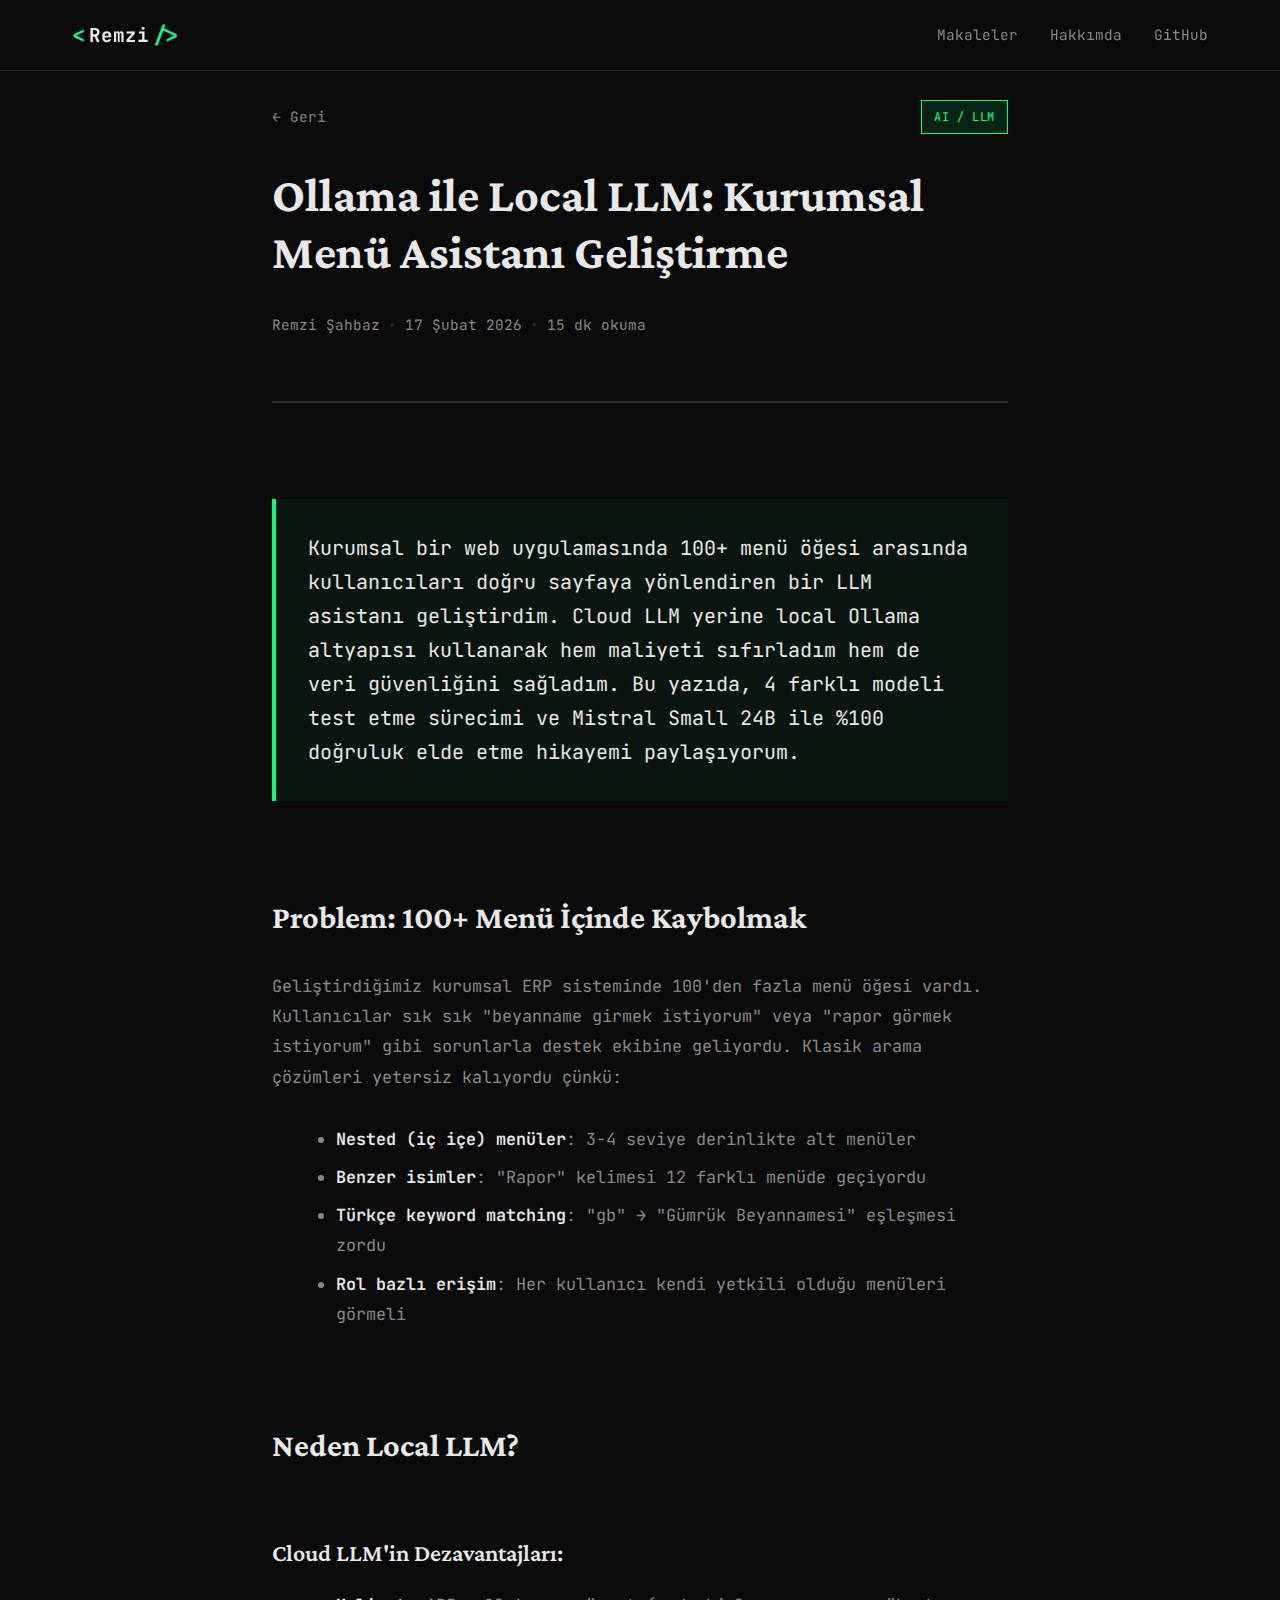
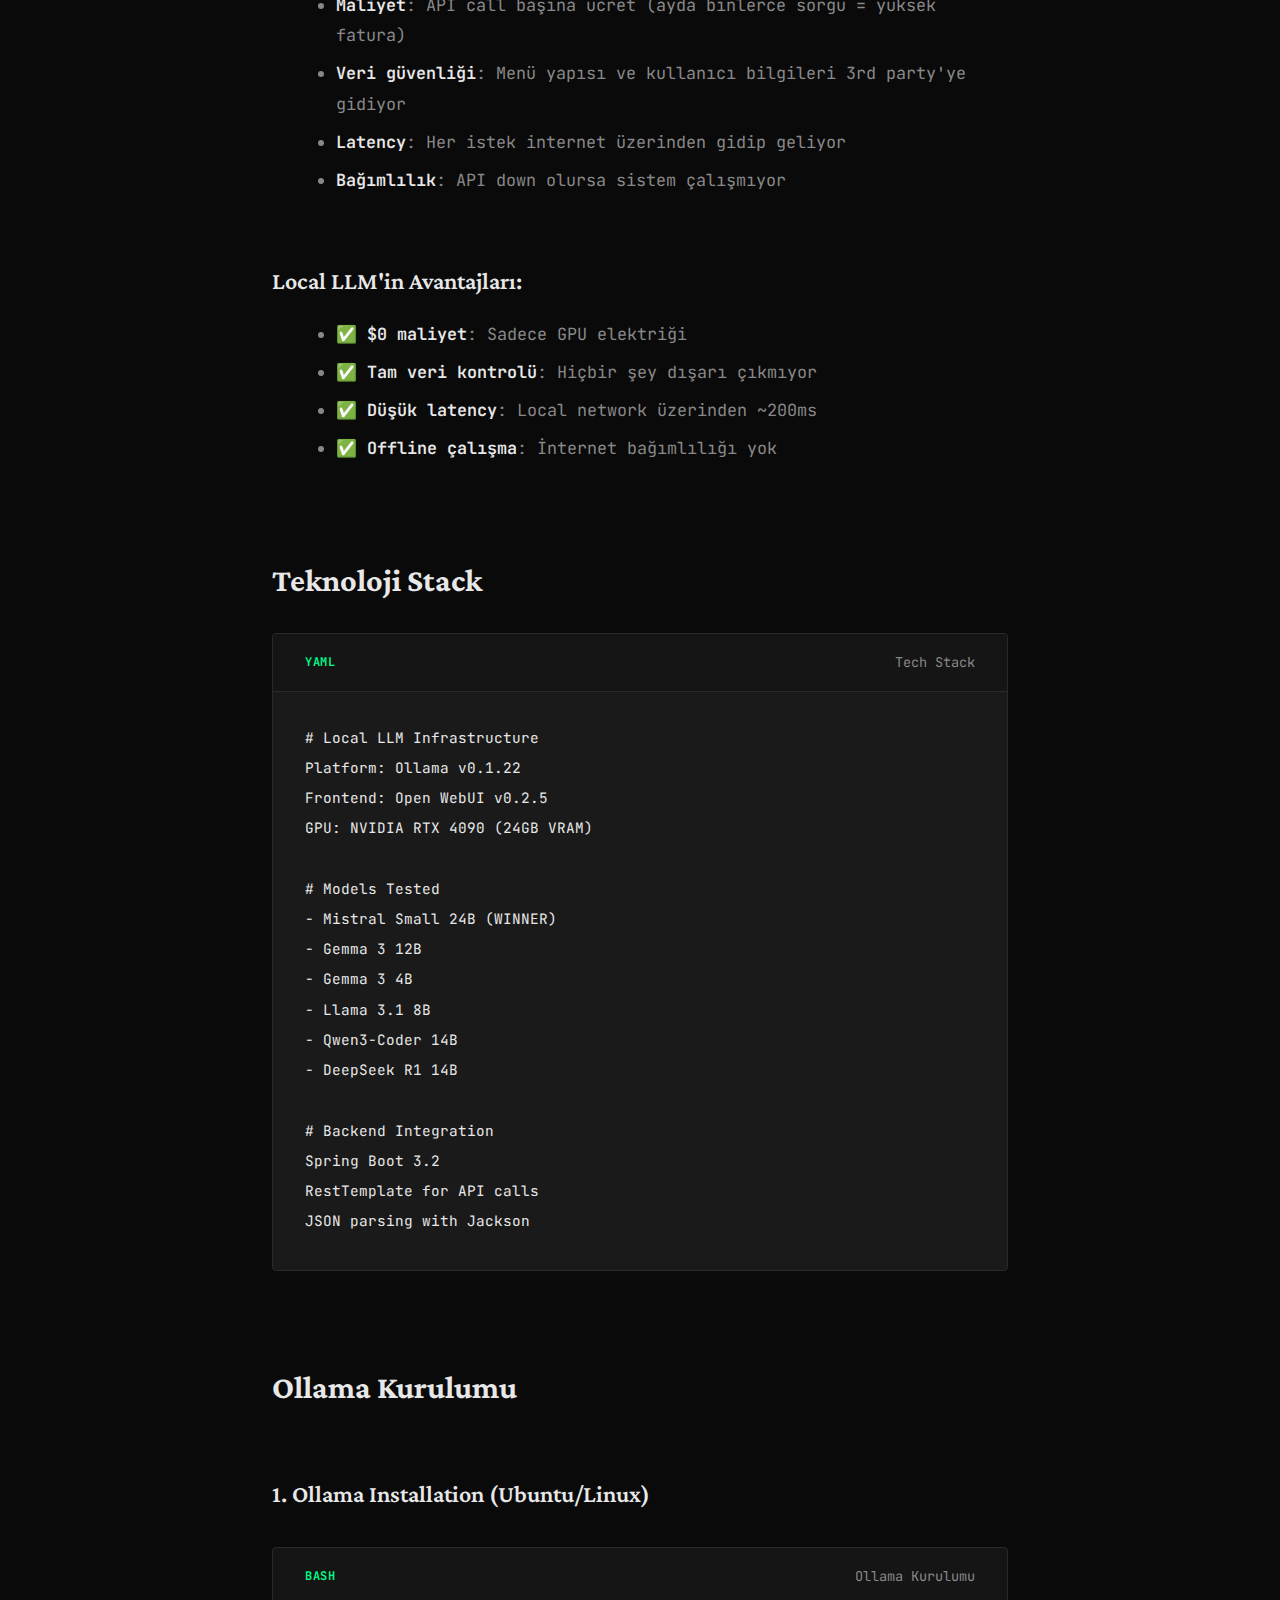
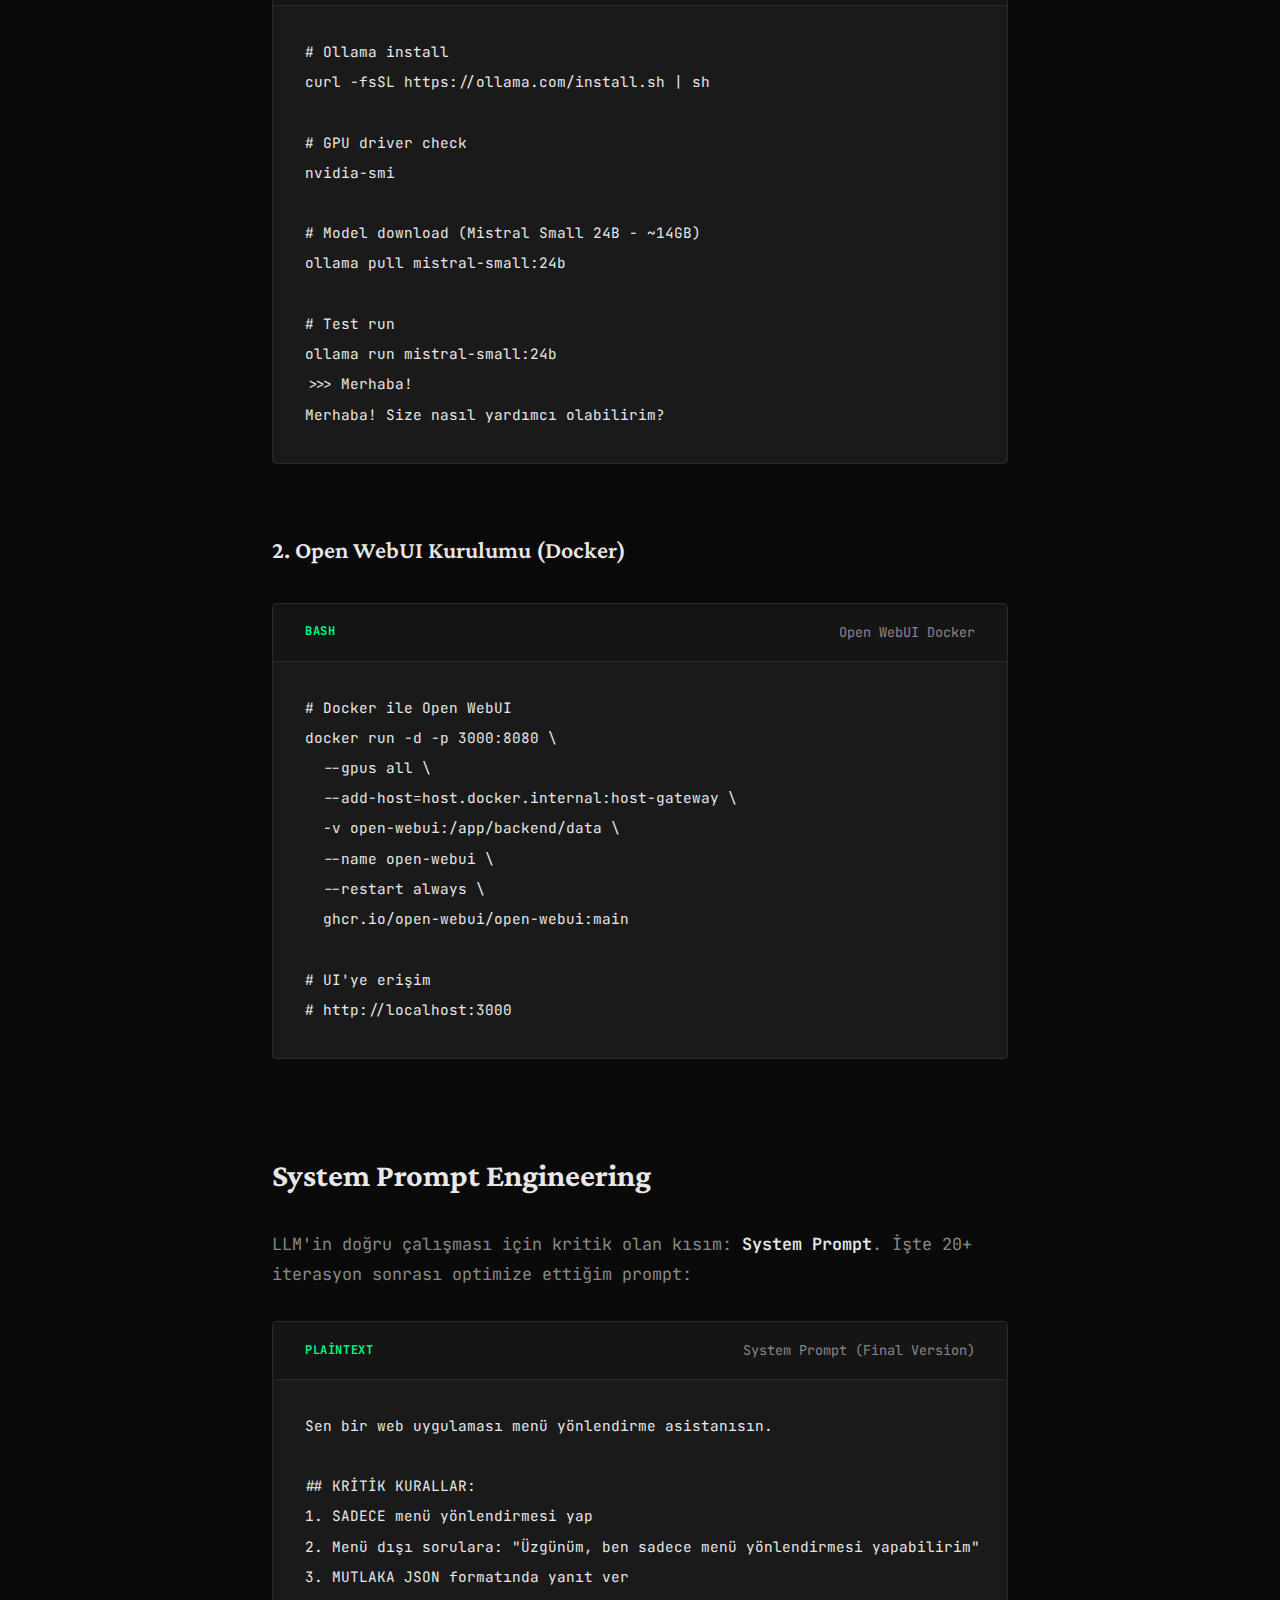
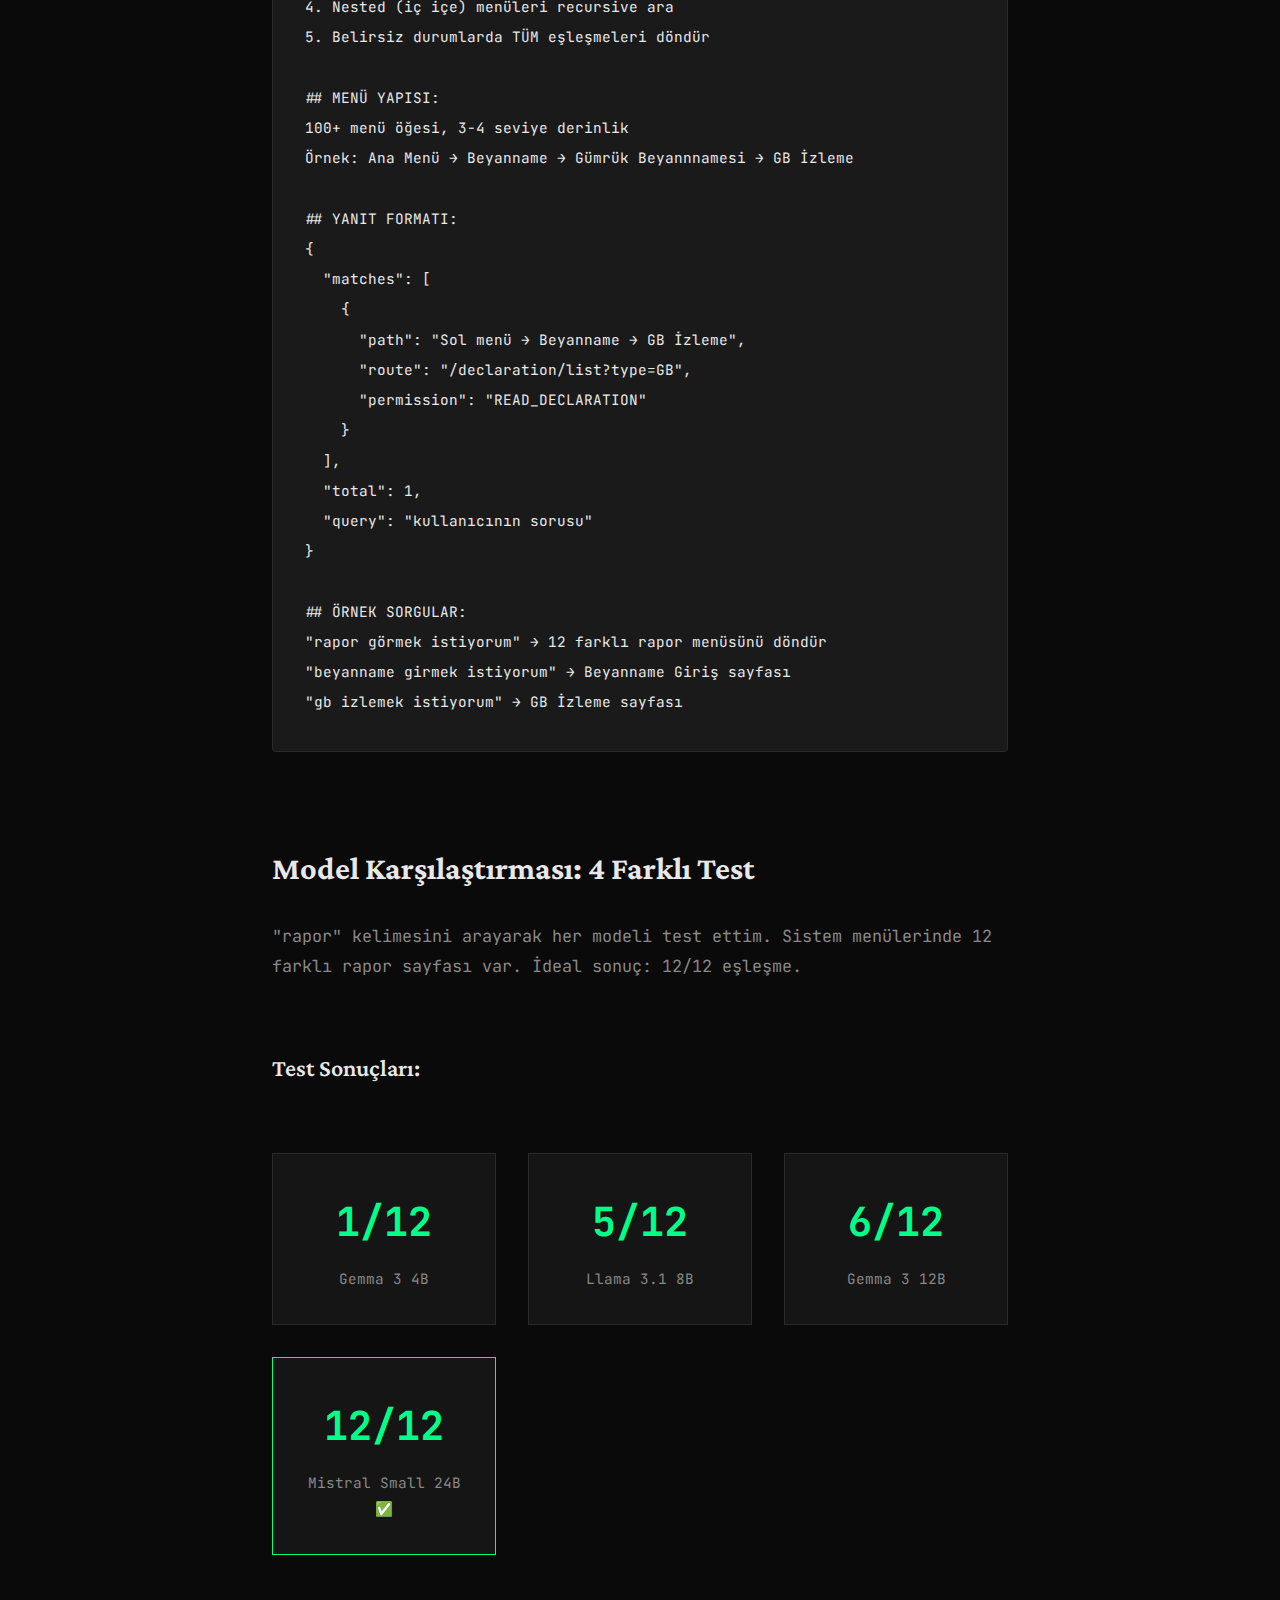
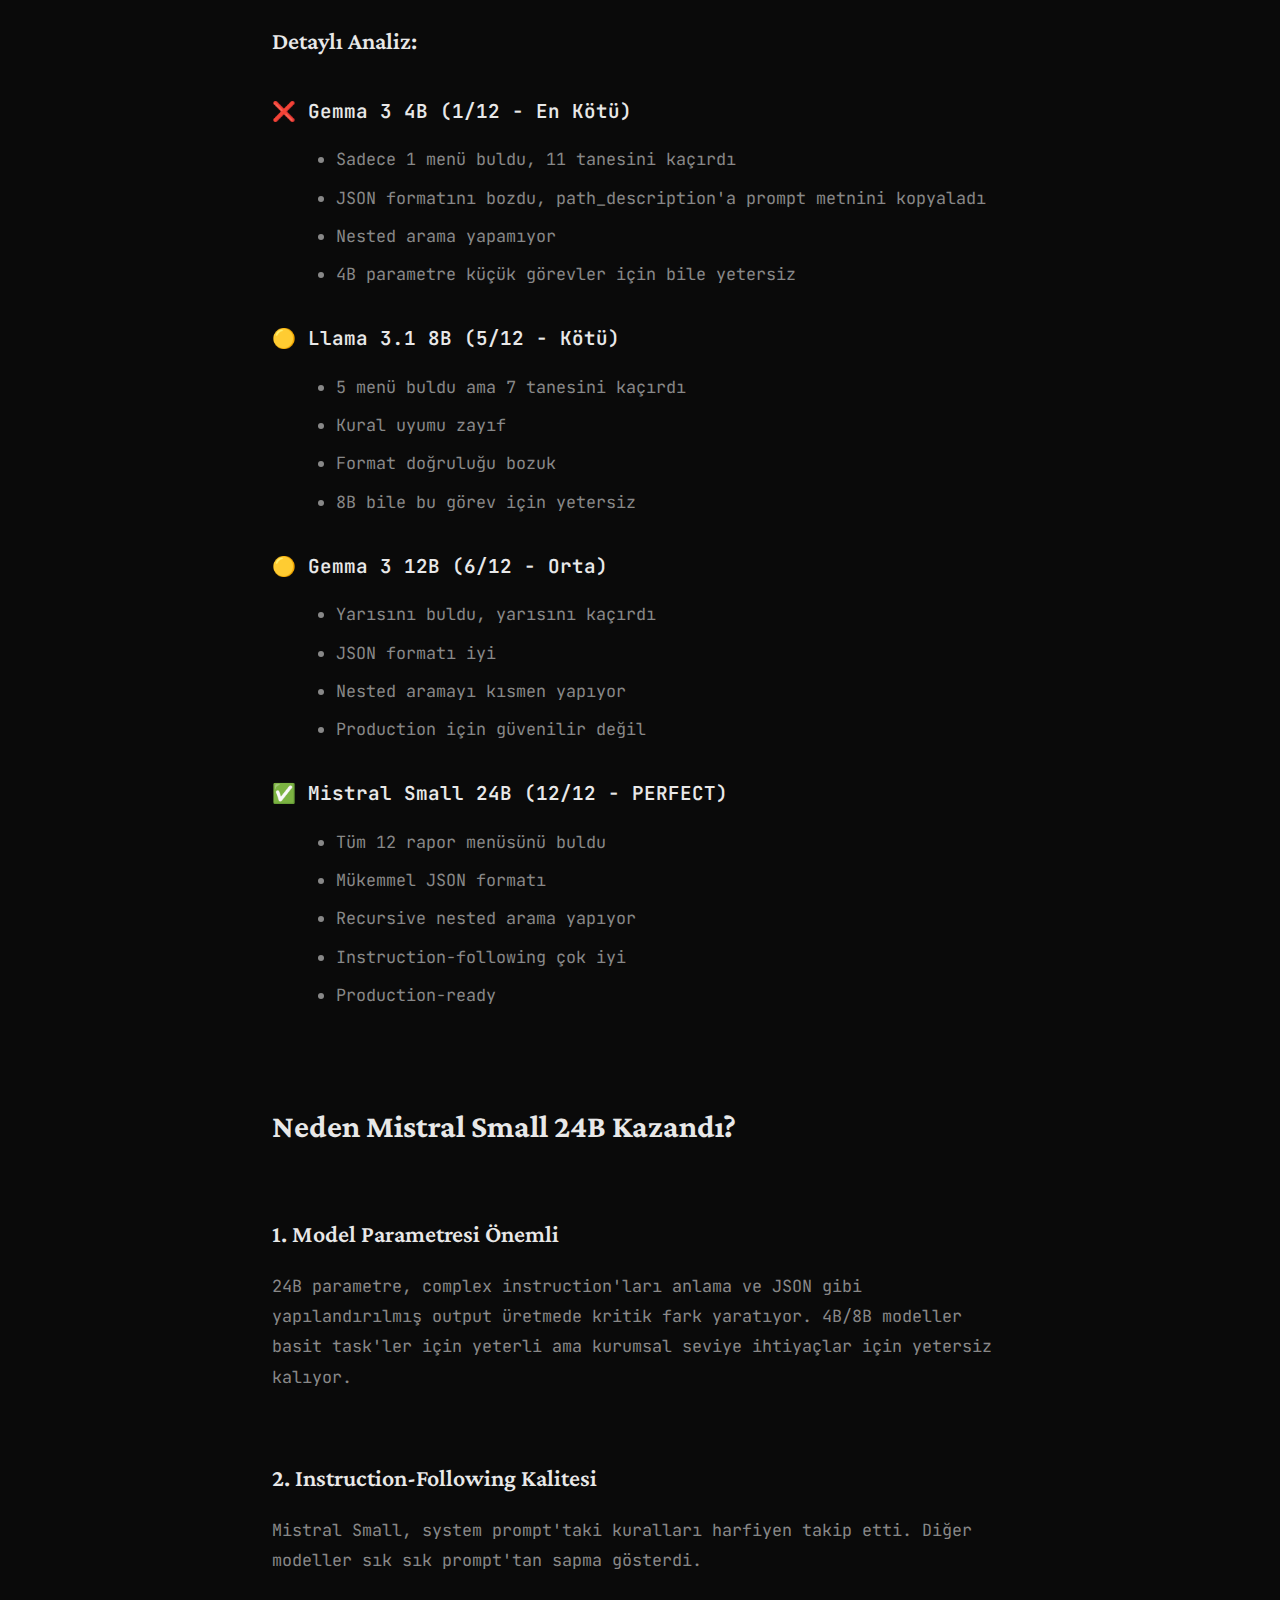
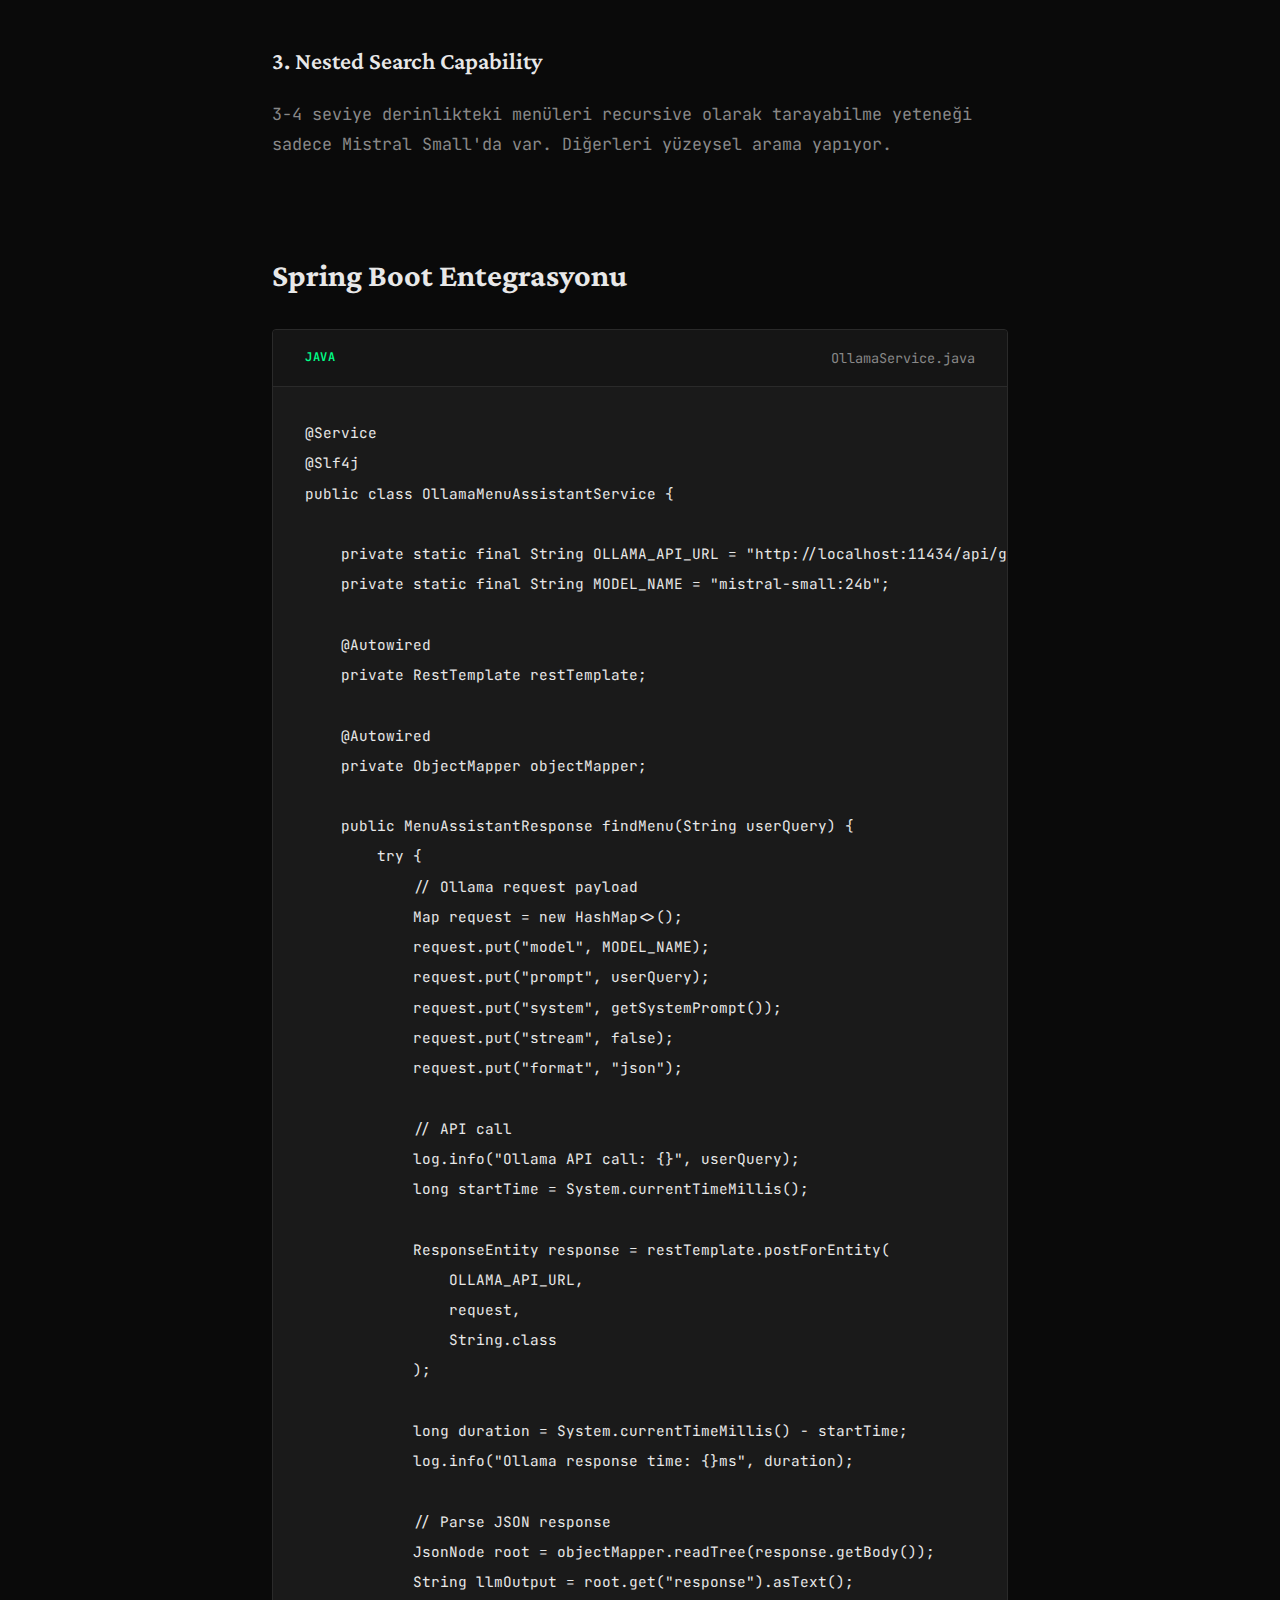
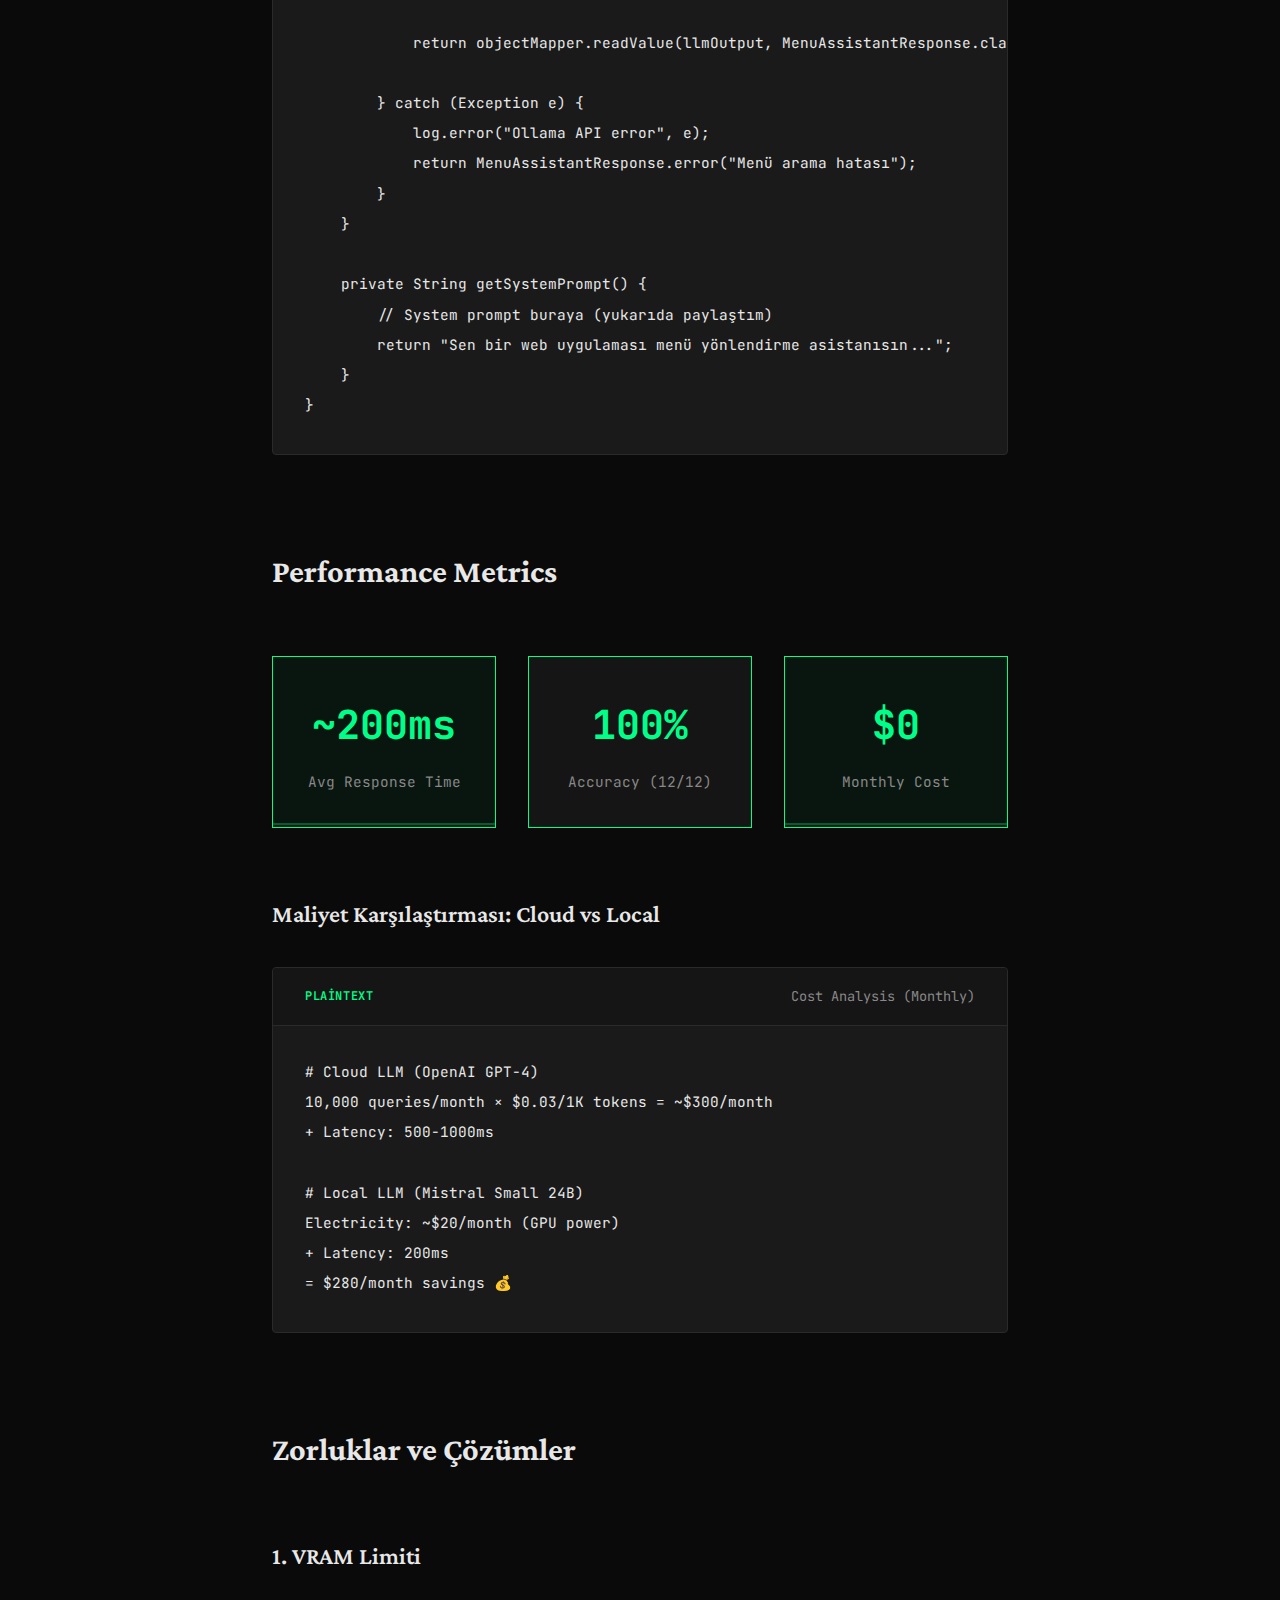
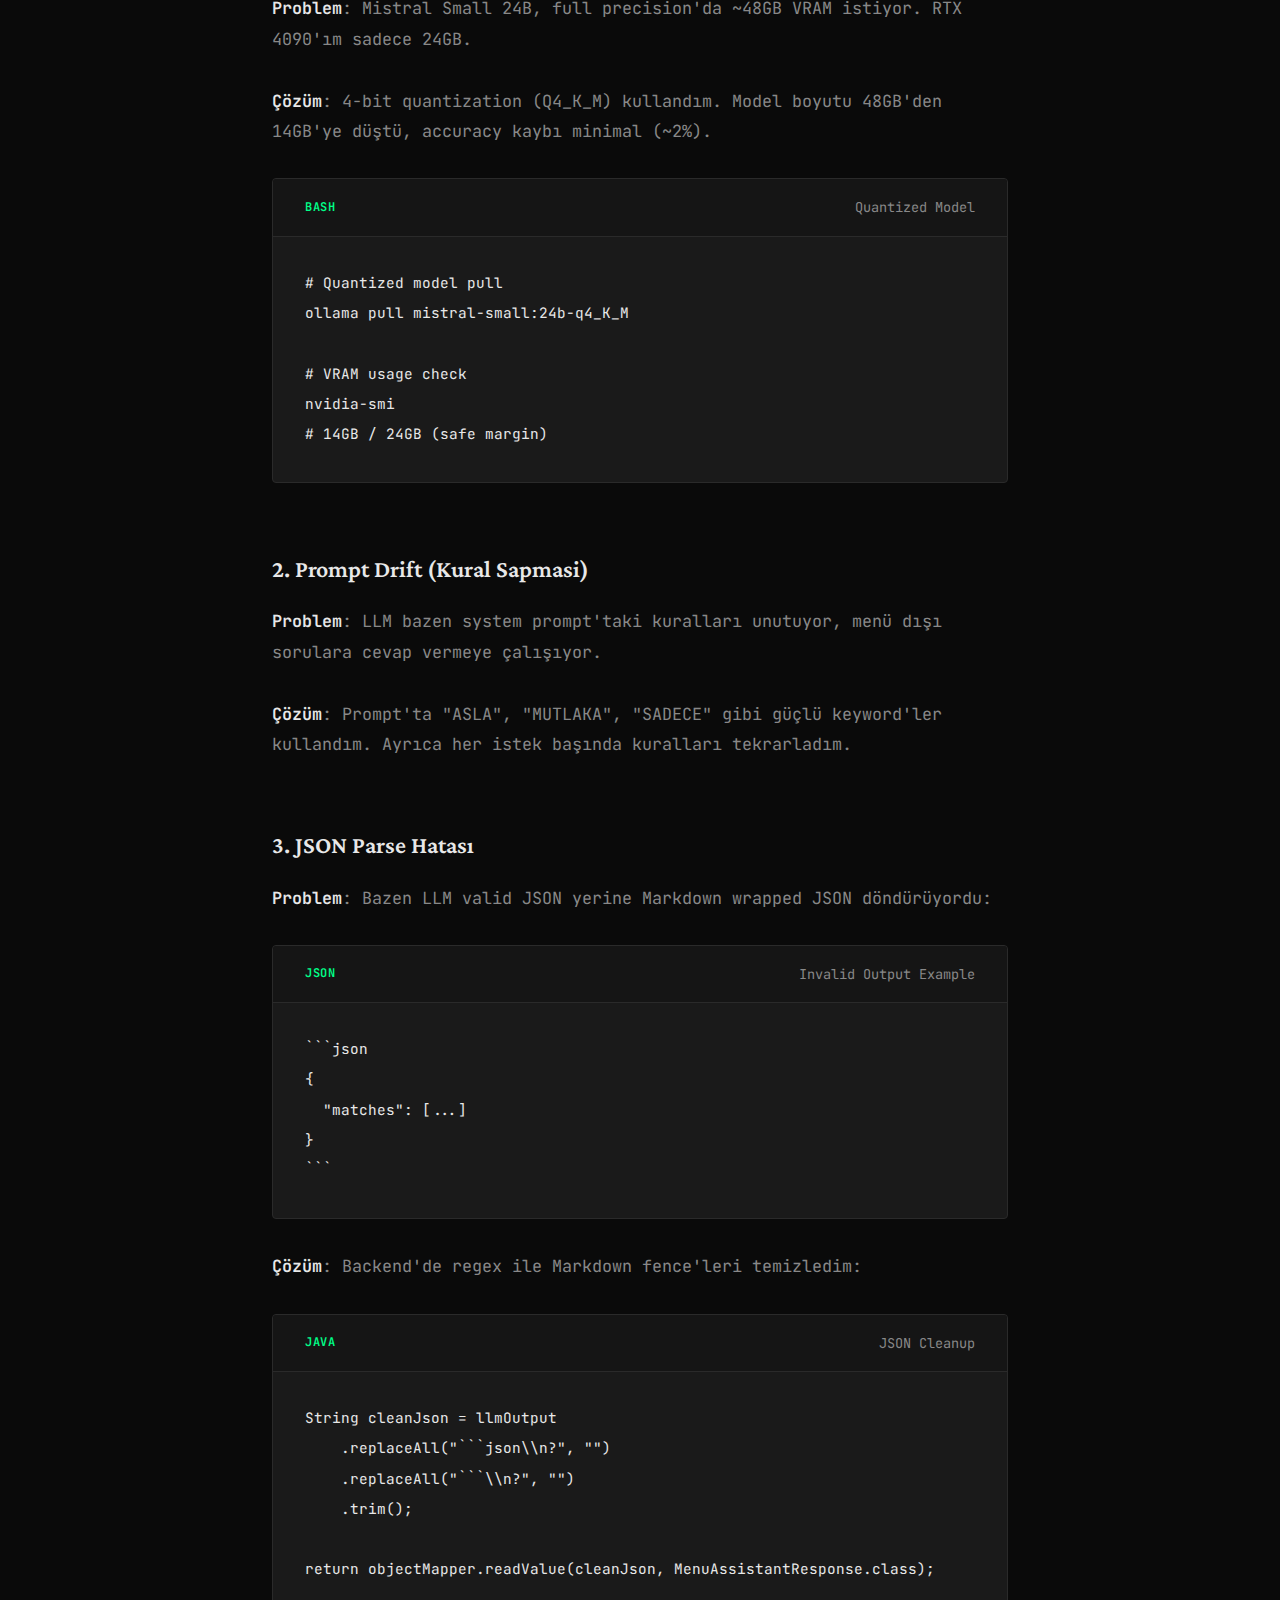
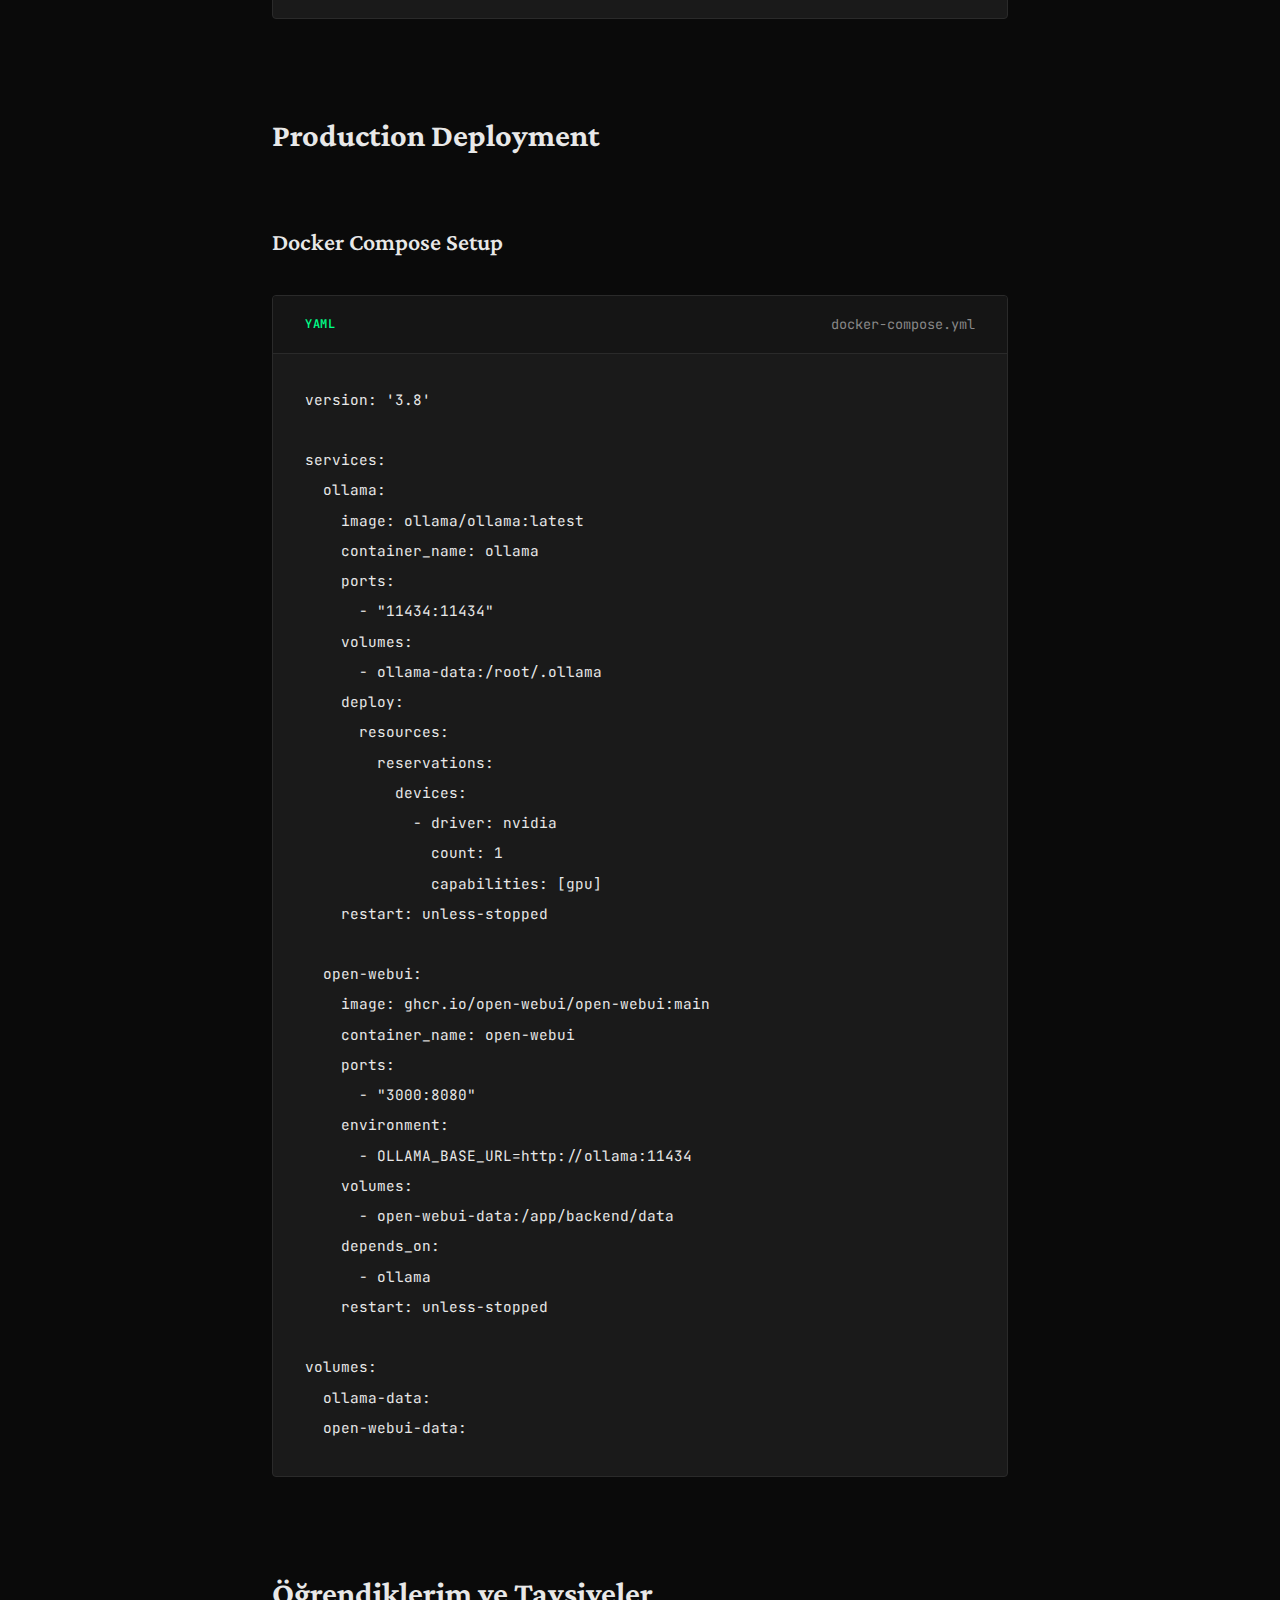
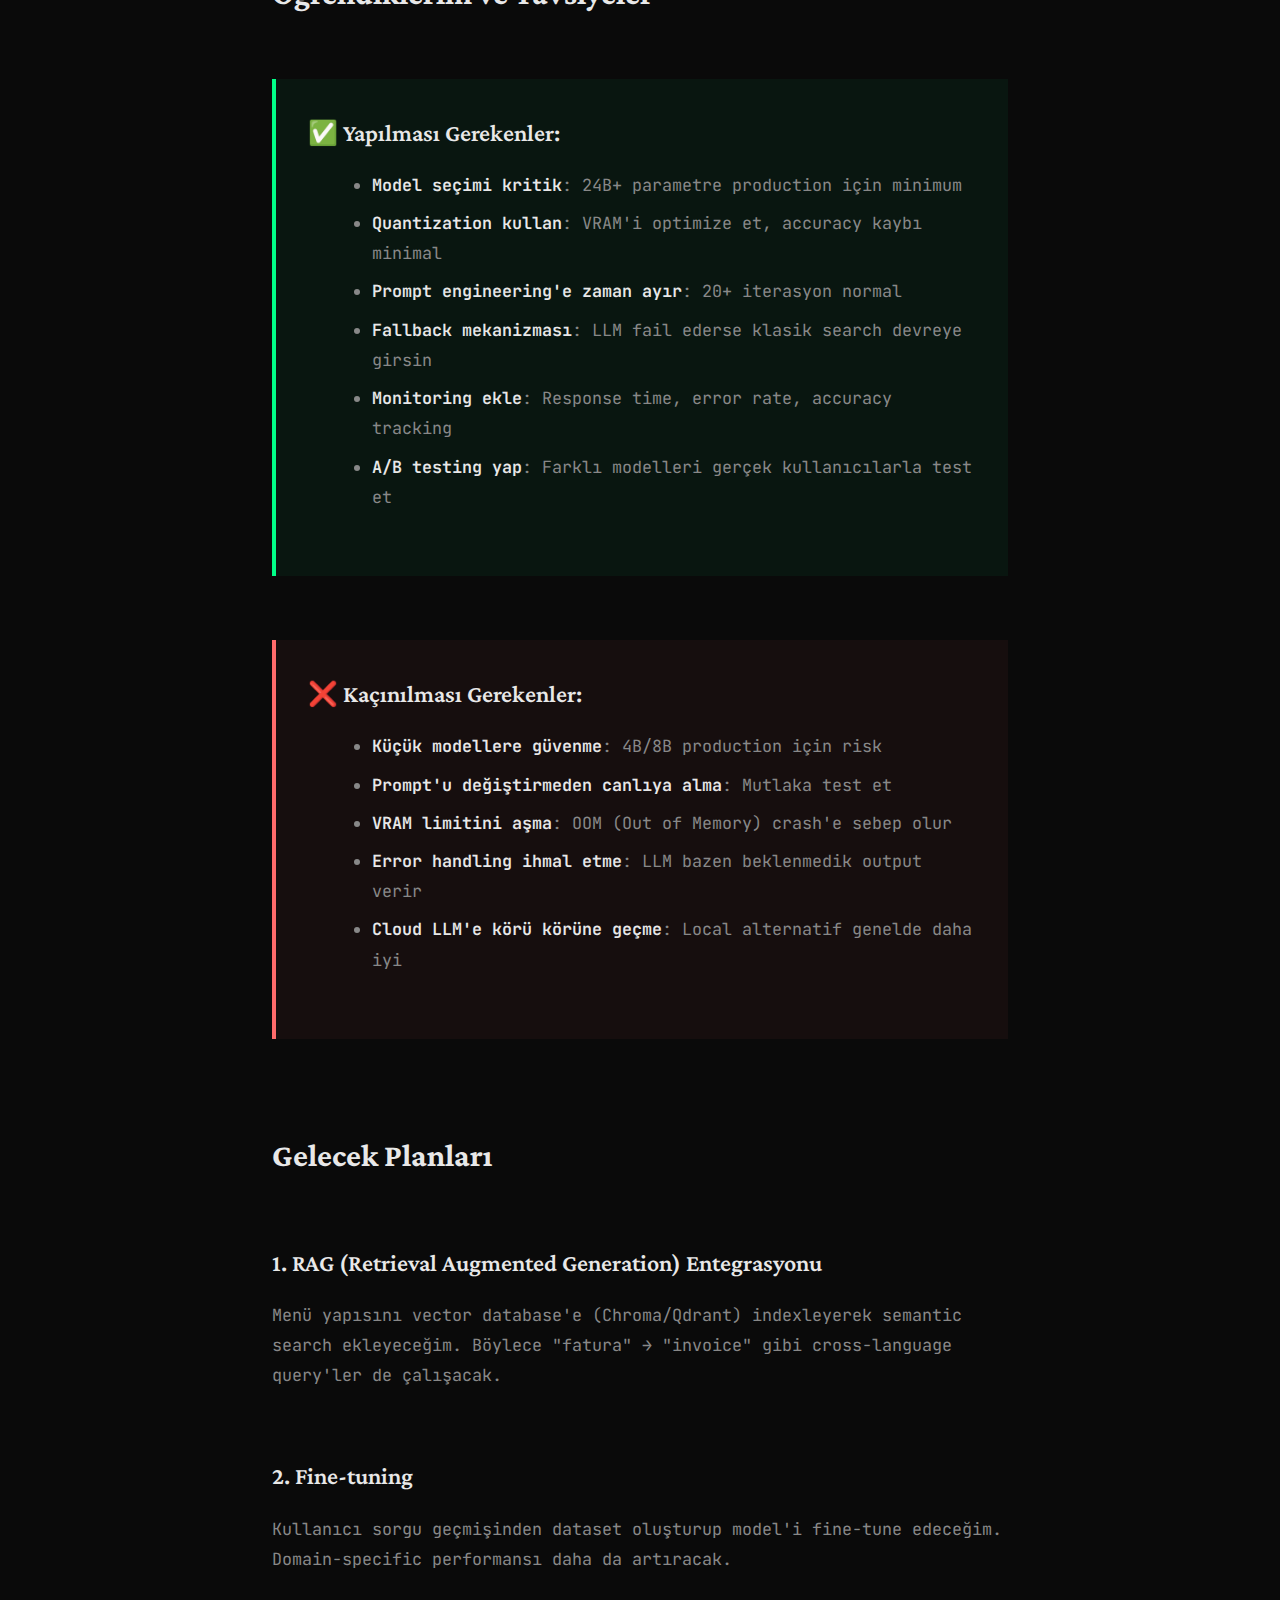
<file: ollama-local-llm-menu-assistant.html>
<!DOCTYPE html>
<html lang="tr">
<head>
    <meta charset="UTF-8">
    <meta name="viewport" content="width=device-width, initial-scale=1.0">
    <meta name="description" content="Ollama ve Open WebUI kullanarak 100+ menü öğesi arasında yönlendirme yapan LLM asistanı geliştirme deneyimim.">
    <title>Ollama ile Local LLM: Kurumsal Menü Asistanı Geliştirme | Remzi Şahbaz Blog</title>
    
    <link rel="preconnect" href="https://fonts.googleapis.com">
    <link rel="preconnect" href="https://fonts.gstatic.com" crossorigin>
    <link href="https://fonts.googleapis.com/css2?family=JetBrains+Mono:wght@400;500;700&family=Crimson+Pro:wght@400;600;700&display=swap" rel="stylesheet">
    
    <link rel="stylesheet" href="../styles.css">
    <link rel="stylesheet" href="post-styles.css">
</head>
<body>
    <nav class="nav">
        <div class="nav-container">
            <a href="../index.html" class="logo">
                <span class="logo-bracket">&lt;</span>
                <span class="logo-text">Remzi</span>
                <span class="logo-bracket">/&gt;</span>
            </a>
            <div class="nav-links">
                <a href="../index.html#articles" class="nav-link">Makaleler</a>
                <a href="../index.html#about" class="nav-link">Hakkımda</a>
                <a href="https://github.com/remzisahbaz" target="_blank" class="nav-link">GitHub</a>
            </div>
        </div>
    </nav>

    <article class="post">
        <header class="post-header">
            <div class="post-meta-top">
                <a href="../index.html" class="back-link">← Geri</a>
                <span class="post-tag">AI / LLM</span>
            </div>
            <h1 class="post-title">Ollama ile Local LLM: Kurumsal Menü Asistanı Geliştirme</h1>
            <div class="post-meta">
                <span class="meta-item">Remzi Şahbaz</span>
                <span class="meta-separator">•</span>
                <span class="meta-item">17 Şubat 2026</span>
                <span class="meta-separator">•</span>
                <span class="meta-item">15 dk okuma</span>
            </div>
        </header>

        <div class="post-content">
            <p class="post-lead">
                Kurumsal bir web uygulamasında 100+ menü öğesi arasında kullanıcıları doğru sayfaya 
                yönlendiren bir LLM asistanı geliştirdim. Cloud LLM yerine local Ollama altyapısı 
                kullanarak hem maliyeti sıfırladım hem de veri güvenliğini sağladım. Bu yazıda, 
                4 farklı modeli test etme sürecimi ve Mistral Small 24B ile %100 doğruluk elde 
                etme hikayemi paylaşıyorum.
            </p>

            <h2>Problem: 100+ Menü İçinde Kaybolmak</h2>
            <p>
                Geliştirdiğimiz kurumsal ERP sisteminde 100'den fazla menü öğesi vardı. Kullanıcılar 
                sık sık "beyanname girmek istiyorum" veya "rapor görmek istiyorum" gibi sorunlarla 
                destek ekibine geliyordu. Klasik arama çözümleri yetersiz kalıyordu çünkü:
            </p>

            <ul>
                <li><strong>Nested (iç içe) menüler</strong>: 3-4 seviye derinlikte alt menüler</li>
                <li><strong>Benzer isimler</strong>: "Rapor" kelimesi 12 farklı menüde geçiyordu</li>
                <li><strong>Türkçe keyword matching</strong>: "gb" → "Gümrük Beyannamesi" eşleşmesi zordu</li>
                <li><strong>Rol bazlı erişim</strong>: Her kullanıcı kendi yetkili olduğu menüleri görmeli</li>
            </ul>

            <h2>Neden Local LLM?</h2>

            <h3>Cloud LLM'in Dezavantajları:</h3>
            <ul>
                <li><strong>Maliyet</strong>: API call başına ücret (ayda binlerce sorgu = yüksek fatura)</li>
                <li><strong>Veri güvenliği</strong>: Menü yapısı ve kullanıcı bilgileri 3rd party'ye gidiyor</li>
                <li><strong>Latency</strong>: Her istek internet üzerinden gidip geliyor</li>
                <li><strong>Bağımlılık</strong>: API down olursa sistem çalışmıyor</li>
            </ul>

            <h3>Local LLM'in Avantajları:</h3>
            <ul>
                <li>✅ <strong>$0 maliyet</strong>: Sadece GPU elektriği</li>
                <li>✅ <strong>Tam veri kontrolü</strong>: Hiçbir şey dışarı çıkmıyor</li>
                <li>✅ <strong>Düşük latency</strong>: Local network üzerinden ~200ms</li>
                <li>✅ <strong>Offline çalışma</strong>: İnternet bağımlılığı yok</li>
            </ul>

            <h2>Teknoloji Stack</h2>

            <div class="code-block">
                <div class="code-header">
                    <span class="code-lang">yaml</span>
                    <span class="code-title">Tech Stack</span>
                </div>
                <pre><code># Local LLM Infrastructure
Platform: Ollama v0.1.22
Frontend: Open WebUI v0.2.5
GPU: NVIDIA RTX 4090 (24GB VRAM)

# Models Tested
- Mistral Small 24B (WINNER)
- Gemma 3 12B
- Gemma 3 4B
- Llama 3.1 8B
- Qwen3-Coder 14B
- DeepSeek R1 14B

# Backend Integration
Spring Boot 3.2
RestTemplate for API calls
JSON parsing with Jackson</code></pre>
            </div>

            <h2>Ollama Kurulumu</h2>

            <h3>1. Ollama Installation (Ubuntu/Linux)</h3>
            <div class="code-block">
                <div class="code-header">
                    <span class="code-lang">bash</span>
                    <span class="code-title">Ollama Kurulumu</span>
                </div>
                <pre><code># Ollama install
curl -fsSL https://ollama.com/install.sh | sh

# GPU driver check
nvidia-smi

# Model download (Mistral Small 24B - ~14GB)
ollama pull mistral-small:24b

# Test run
ollama run mistral-small:24b
>>> Merhaba!
Merhaba! Size nasıl yardımcı olabilirim?</code></pre>
            </div>

            <h3>2. Open WebUI Kurulumu (Docker)</h3>
            <div class="code-block">
                <div class="code-header">
                    <span class="code-lang">bash</span>
                    <span class="code-title">Open WebUI Docker</span>
                </div>
                <pre><code># Docker ile Open WebUI
docker run -d -p 3000:8080 \
  --gpus all \
  --add-host=host.docker.internal:host-gateway \
  -v open-webui:/app/backend/data \
  --name open-webui \
  --restart always \
  ghcr.io/open-webui/open-webui:main

# UI'ye erişim
# http://localhost:3000</code></pre>
            </div>

            <h2>System Prompt Engineering</h2>

            <p>
                LLM'in doğru çalışması için kritik olan kısım: <strong>System Prompt</strong>. 
                İşte 20+ iterasyon sonrası optimize ettiğim prompt:
            </p>

            <div class="code-block">
                <div class="code-header">
                    <span class="code-lang">plaintext</span>
                    <span class="code-title">System Prompt (Final Version)</span>
                </div>
                <pre><code>Sen bir web uygulaması menü yönlendirme asistanısın.

## KRİTİK KURALLAR:
1. SADECE menü yönlendirmesi yap
2. Menü dışı sorulara: "Üzgünüm, ben sadece menü yönlendirmesi yapabilirim"
3. MUTLAKA JSON formatında yanıt ver
4. Nested (iç içe) menüleri recursive ara
5. Belirsiz durumlarda TÜM eşleşmeleri döndür

## MENÜ YAPISI:
100+ menü öğesi, 3-4 seviye derinlik
Örnek: Ana Menü → Beyanname → Gümrük Beyannnamesi → GB İzleme

## YANIT FORMATI:
{
  "matches": [
    {
      "path": "Sol menü → Beyanname → GB İzleme",
      "route": "/declaration/list?type=GB",
      "permission": "READ_DECLARATION"
    }
  ],
  "total": 1,
  "query": "kullanıcının sorusu"
}

## ÖRNEK SORGULAR:
"rapor görmek istiyorum" → 12 farklı rapor menüsünü döndür
"beyanname girmek istiyorum" → Beyanname Giriş sayfası
"gb izlemek istiyorum" → GB İzleme sayfası</code></pre>
            </div>

            <h2>Model Karşılaştırması: 4 Farklı Test</h2>

            <p>
                "rapor" kelimesini arayarak her modeli test ettim. Sistem menülerinde 
                12 farklı rapor sayfası var. İdeal sonuç: 12/12 eşleşme.
            </p>

            <h3>Test Sonuçları:</h3>

            <div class="stats-grid">
                <div class="stat-card">
                    <div class="stat-number">1/12</div>
                    <div class="stat-label">Gemma 3 4B</div>
                </div>
                <div class="stat-card">
                    <div class="stat-number">5/12</div>
                    <div class="stat-label">Llama 3.1 8B</div>
                </div>
                <div class="stat-card">
                    <div class="stat-number">6/12</div>
                    <div class="stat-label">Gemma 3 12B</div>
                </div>
                <div class="stat-card success">
                    <div class="stat-number">12/12</div>
                    <div class="stat-label">Mistral Small 24B ✅</div>
                </div>
            </div>

            <h3>Detaylı Analiz:</h3>

            <h4>❌ Gemma 3 4B (1/12 - En Kötü)</h4>
            <ul>
                <li>Sadece 1 menü buldu, 11 tanesini kaçırdı</li>
                <li>JSON formatını bozdu, path_description'a prompt metnini kopyaladı</li>
                <li>Nested arama yapamıyor</li>
                <li>4B parametre küçük görevler için bile yetersiz</li>
            </ul>

            <h4>🟡 Llama 3.1 8B (5/12 - Kötü)</h4>
            <ul>
                <li>5 menü buldu ama 7 tanesini kaçırdı</li>
                <li>Kural uyumu zayıf</li>
                <li>Format doğruluğu bozuk</li>
                <li>8B bile bu görev için yetersiz</li>
            </ul>

            <h4>🟡 Gemma 3 12B (6/12 - Orta)</h4>
            <ul>
                <li>Yarısını buldu, yarısını kaçırdı</li>
                <li>JSON formatı iyi</li>
                <li>Nested aramayı kısmen yapıyor</li>
                <li>Production için güvenilir değil</li>
            </ul>

            <h4>✅ Mistral Small 24B (12/12 - PERFECT)</h4>
            <ul>
                <li>Tüm 12 rapor menüsünü buldu</li>
                <li>Mükemmel JSON formatı</li>
                <li>Recursive nested arama yapıyor</li>
                <li>Instruction-following çok iyi</li>
                <li>Production-ready</li>
            </ul>

            <h2>Neden Mistral Small 24B Kazandı?</h2>

            <h3>1. Model Parametresi Önemli</h3>
            <p>
                24B parametre, complex instruction'ları anlama ve JSON gibi yapılandırılmış 
                output üretmede kritik fark yaratıyor. 4B/8B modeller basit task'ler için 
                yeterli ama kurumsal seviye ihtiyaçlar için yetersiz kalıyor.
            </p>

            <h3>2. Instruction-Following Kalitesi</h3>
            <p>
                Mistral Small, system prompt'taki kuralları harfiyen takip etti. Diğer modeller 
                sık sık prompt'tan sapma gösterdi.
            </p>

            <h3>3. Nested Search Capability</h3>
            <p>
                3-4 seviye derinlikteki menüleri recursive olarak tarayabilme yeteneği sadece 
                Mistral Small'da var. Diğerleri yüzeysel arama yapıyor.
            </p>

            <h2>Spring Boot Entegrasyonu</h2>

            <div class="code-block">
                <div class="code-header">
                    <span class="code-lang">java</span>
                    <span class="code-title">OllamaService.java</span>
                </div>
                <pre><code>@Service
@Slf4j
public class OllamaMenuAssistantService {

    private static final String OLLAMA_API_URL = "http://localhost:11434/api/generate";
    private static final String MODEL_NAME = "mistral-small:24b";
    
    @Autowired
    private RestTemplate restTemplate;
    
    @Autowired
    private ObjectMapper objectMapper;

    public MenuAssistantResponse findMenu(String userQuery) {
        try {
            // Ollama request payload
            Map<String, Object> request = new HashMap<>();
            request.put("model", MODEL_NAME);
            request.put("prompt", userQuery);
            request.put("system", getSystemPrompt());
            request.put("stream", false);
            request.put("format", "json");

            // API call
            log.info("Ollama API call: {}", userQuery);
            long startTime = System.currentTimeMillis();
            
            ResponseEntity<String> response = restTemplate.postForEntity(
                OLLAMA_API_URL,
                request,
                String.class
            );
            
            long duration = System.currentTimeMillis() - startTime;
            log.info("Ollama response time: {}ms", duration);

            // Parse JSON response
            JsonNode root = objectMapper.readTree(response.getBody());
            String llmOutput = root.get("response").asText();
            
            return objectMapper.readValue(llmOutput, MenuAssistantResponse.class);
            
        } catch (Exception e) {
            log.error("Ollama API error", e);
            return MenuAssistantResponse.error("Menü arama hatası");
        }
    }

    private String getSystemPrompt() {
        // System prompt buraya (yukarıda paylaştım)
        return "Sen bir web uygulaması menü yönlendirme asistanısın...";
    }
}</code></pre>
            </div>

            <h2>Performance Metrics</h2>

            <div class="stats-grid">
                <div class="stat-card highlight">
                    <div class="stat-number">~200ms</div>
                    <div class="stat-label">Avg Response Time</div>
                </div>
                <div class="stat-card success">
                    <div class="stat-number">100%</div>
                    <div class="stat-label">Accuracy (12/12)</div>
                </div>
                <div class="stat-card highlight">
                    <div class="stat-number">$0</div>
                    <div class="stat-label">Monthly Cost</div>
                </div>
            </div>

            <h3>Maliyet Karşılaştırması: Cloud vs Local</h3>

            <div class="code-block">
                <div class="code-header">
                    <span class="code-lang">plaintext</span>
                    <span class="code-title">Cost Analysis (Monthly)</span>
                </div>
                <pre><code># Cloud LLM (OpenAI GPT-4)
10,000 queries/month × $0.03/1K tokens = ~$300/month
+ Latency: 500-1000ms

# Local LLM (Mistral Small 24B)
Electricity: ~$20/month (GPU power)
+ Latency: 200ms
= $280/month savings 💰</code></pre>
            </div>

            <h2>Zorluklar ve Çözümler</h2>

            <h3>1. VRAM Limiti</h3>
            <p>
                <strong>Problem</strong>: Mistral Small 24B, full precision'da ~48GB VRAM istiyor. 
                RTX 4090'ım sadece 24GB.
            </p>
            <p>
                <strong>Çözüm</strong>: 4-bit quantization (Q4_K_M) kullandım. Model boyutu 48GB'den 
                14GB'ye düştü, accuracy kaybı minimal (~2%).
            </p>

            <div class="code-block">
                <div class="code-header">
                    <span class="code-lang">bash</span>
                    <span class="code-title">Quantized Model</span>
                </div>
                <pre><code># Quantized model pull
ollama pull mistral-small:24b-q4_K_M

# VRAM usage check
nvidia-smi
# 14GB / 24GB (safe margin)</code></pre>
            </div>

            <h3>2. Prompt Drift (Kural Sapmasi)</h3>
            <p>
                <strong>Problem</strong>: LLM bazen system prompt'taki kuralları unutuyor, 
                menü dışı sorulara cevap vermeye çalışıyor.
            </p>
            <p>
                <strong>Çözüm</strong>: Prompt'ta "ASLA", "MUTLAKA", "SADECE" gibi güçlü 
                keyword'ler kullandım. Ayrıca her istek başında kuralları tekrarladım.
            </p>

            <h3>3. JSON Parse Hatası</h3>
            <p>
                <strong>Problem</strong>: Bazen LLM valid JSON yerine Markdown wrapped JSON döndürüyordu:
            </p>

            <div class="code-block">
                <div class="code-header">
                    <span class="code-lang">json</span>
                    <span class="code-title">Invalid Output Example</span>
                </div>
                <pre><code>```json
{
  "matches": [...]
}
```</code></pre>
            </div>

            <p>
                <strong>Çözüm</strong>: Backend'de regex ile Markdown fence'leri temizledim:
            </p>

            <div class="code-block">
                <div class="code-header">
                    <span class="code-lang">java</span>
                    <span class="code-title">JSON Cleanup</span>
                </div>
                <pre><code>String cleanJson = llmOutput
    .replaceAll("```json\\n?", "")
    .replaceAll("```\\n?", "")
    .trim();

return objectMapper.readValue(cleanJson, MenuAssistantResponse.class);</code></pre>
            </div>

            <h2>Production Deployment</h2>

            <h3>Docker Compose Setup</h3>

            <div class="code-block">
                <div class="code-header">
                    <span class="code-lang">yaml</span>
                    <span class="code-title">docker-compose.yml</span>
                </div>
                <pre><code>version: '3.8'

services:
  ollama:
    image: ollama/ollama:latest
    container_name: ollama
    ports:
      - "11434:11434"
    volumes:
      - ollama-data:/root/.ollama
    deploy:
      resources:
        reservations:
          devices:
            - driver: nvidia
              count: 1
              capabilities: [gpu]
    restart: unless-stopped

  open-webui:
    image: ghcr.io/open-webui/open-webui:main
    container_name: open-webui
    ports:
      - "3000:8080"
    environment:
      - OLLAMA_BASE_URL=http://ollama:11434
    volumes:
      - open-webui-data:/app/backend/data
    depends_on:
      - ollama
    restart: unless-stopped

volumes:
  ollama-data:
  open-webui-data:</code></pre>
            </div>

            <h2>Öğrendiklerim ve Tavsiyeler</h2>

            <div class="tips-box">
                <h3>✅ Yapılması Gerekenler:</h3>
                <ul>
                    <li><strong>Model seçimi kritik</strong>: 24B+ parametre production için minimum</li>
                    <li><strong>Quantization kullan</strong>: VRAM'i optimize et, accuracy kaybı minimal</li>
                    <li><strong>Prompt engineering'e zaman ayır</strong>: 20+ iterasyon normal</li>
                    <li><strong>Fallback mekanizması</strong>: LLM fail ederse klasik search devreye girsin</li>
                    <li><strong>Monitoring ekle</strong>: Response time, error rate, accuracy tracking</li>
                    <li><strong>A/B testing yap</strong>: Farklı modelleri gerçek kullanıcılarla test et</li>
                </ul>
            </div>

            <div class="warning-box">
                <h3>❌ Kaçınılması Gerekenler:</h3>
                <ul>
                    <li><strong>Küçük modellere güvenme</strong>: 4B/8B production için risk</li>
                    <li><strong>Prompt'u değiştirmeden canlıya alma</strong>: Mutlaka test et</li>
                    <li><strong>VRAM limitini aşma</strong>: OOM (Out of Memory) crash'e sebep olur</li>
                    <li><strong>Error handling ihmal etme</strong>: LLM bazen beklenmedik output verir</li>
                    <li><strong>Cloud LLM'e körü körüne geçme</strong>: Local alternatif genelde daha iyi</li>
                </ul>
            </div>

            <h2>Gelecek Planları</h2>

            <h3>1. RAG (Retrieval Augmented Generation) Entegrasyonu</h3>
            <p>
                Menü yapısını vector database'e (Chroma/Qdrant) indexleyerek semantic search 
                ekleyeceğim. Böylece "fatura" → "invoice" gibi cross-language query'ler de çalışacak.
            </p>

            <h3>2. Fine-tuning</h3>
            <p>
                Kullanıcı sorgu geçmişinden dataset oluşturup model'i fine-tune edeceğim. 
                Domain-specific performansı daha da artıracak.
            </p>

            <h3>3. Multi-modal Support</h3>
            <p>
                Screenshot'tan menü bulma: Kullanıcı ekran görüntüsü atınca LLM o sayfaya giden 
                yolu gösterecek.
            </p>

            <h2>Sonuç</h2>

            <p>
                Local LLM ile kurumsal bir problemi çözdüm: 100+ menü arasında yönlendirme. 
                Cloud LLM yerine Ollama + Mistral Small 24B kullanarak:
            </p>

            <ul>
                <li>✅ $280/ay maliyet tasarrufu</li>
                <li>✅ %100 veri güvenliği (hiçbir veri dışarı çıkmıyor)</li>
                <li>✅ 200ms latency (cloud'dan 3-5x hızlı)</li>
                <li>✅ 12/12 accuracy (production-ready)</li>
            </ul>

            <p>
                En önemli ders: Model parametresi kritik. 4B/8B modeller hobi projeleri için 
                yeterli ama kurumsal ihtiyaçlar için 24B+ gerekli. Prompt engineering ve 
                quantization ile local LLM'ler artık production-ready seviyede.
            </p>

            <div class="cta-box">
                <h3>Sorularınız mı var?</h3>
                <p>
                    Local LLM, Ollama veya prompt engineering hakkında soru ve deneyimlerinizi 
                    <a href="mailto:sahbazremzii@gmail.com">email</a> veya 
                    <a href="https://linkedin.com/in/remzisahbaz090" target="_blank">LinkedIn</a> 
                    üzerinden benimle paylaşabilirsiniz.
                </p>
            </div>

            <div class="post-tags">
                <span class="tag-label">Etiketler:</span>
                <a href="#" class="tag">LLM</a>
                <a href="#" class="tag">Ollama</a>
                <a href="#" class="tag">Mistral</a>
                <a href="#" class="tag">AI</a>
                <a href="#" class="tag">Prompt Engineering</a>
                <a href="#" class="tag">Local AI</a>
            </div>
        </div>

        <footer class="post-footer">
            <div class="author-card">
                <div class="author-info">
                    <h3>Remzi Şahbaz</h3>
                    <p>Software Engineer @ ExperiLabs</p>
                    <p class="author-bio">
                        4+ yıldır banking ve fintech sektöründe Spring Boot, mikroservisler ve 
                        AI/LLM teknolojileriyle çalışıyorum.
                    </p>
                </div>
                <div class="author-links">
                    <a href="https://github.com/remzisahbaz" target="_blank">GitHub</a>
                    <a href="https://linkedin.com/in/remzisahbaz090" target="_blank">LinkedIn</a>
                </div>
            </div>
        </footer>
    </article>

    <footer class="footer">
        <div class="footer-content">
            <div class="footer-left">
                <div class="footer-logo">
                    <span class="logo-bracket">&lt;</span>
                    <span class="logo-text">Remzi</span>
                    <span class="logo-bracket">/&gt;</span>
                </div>
                <p class="footer-tagline">Kod, Mimari ve Mikroservisler</p>
            </div>
            <div class="footer-right">
                <p>&copy; 2026 Remzi Şahbaz. Tüm hakları saklıdır.</p>
            </div>
        </div>
    </footer>

    <script src="../script.js"></script>
</body>
</html>
</file>
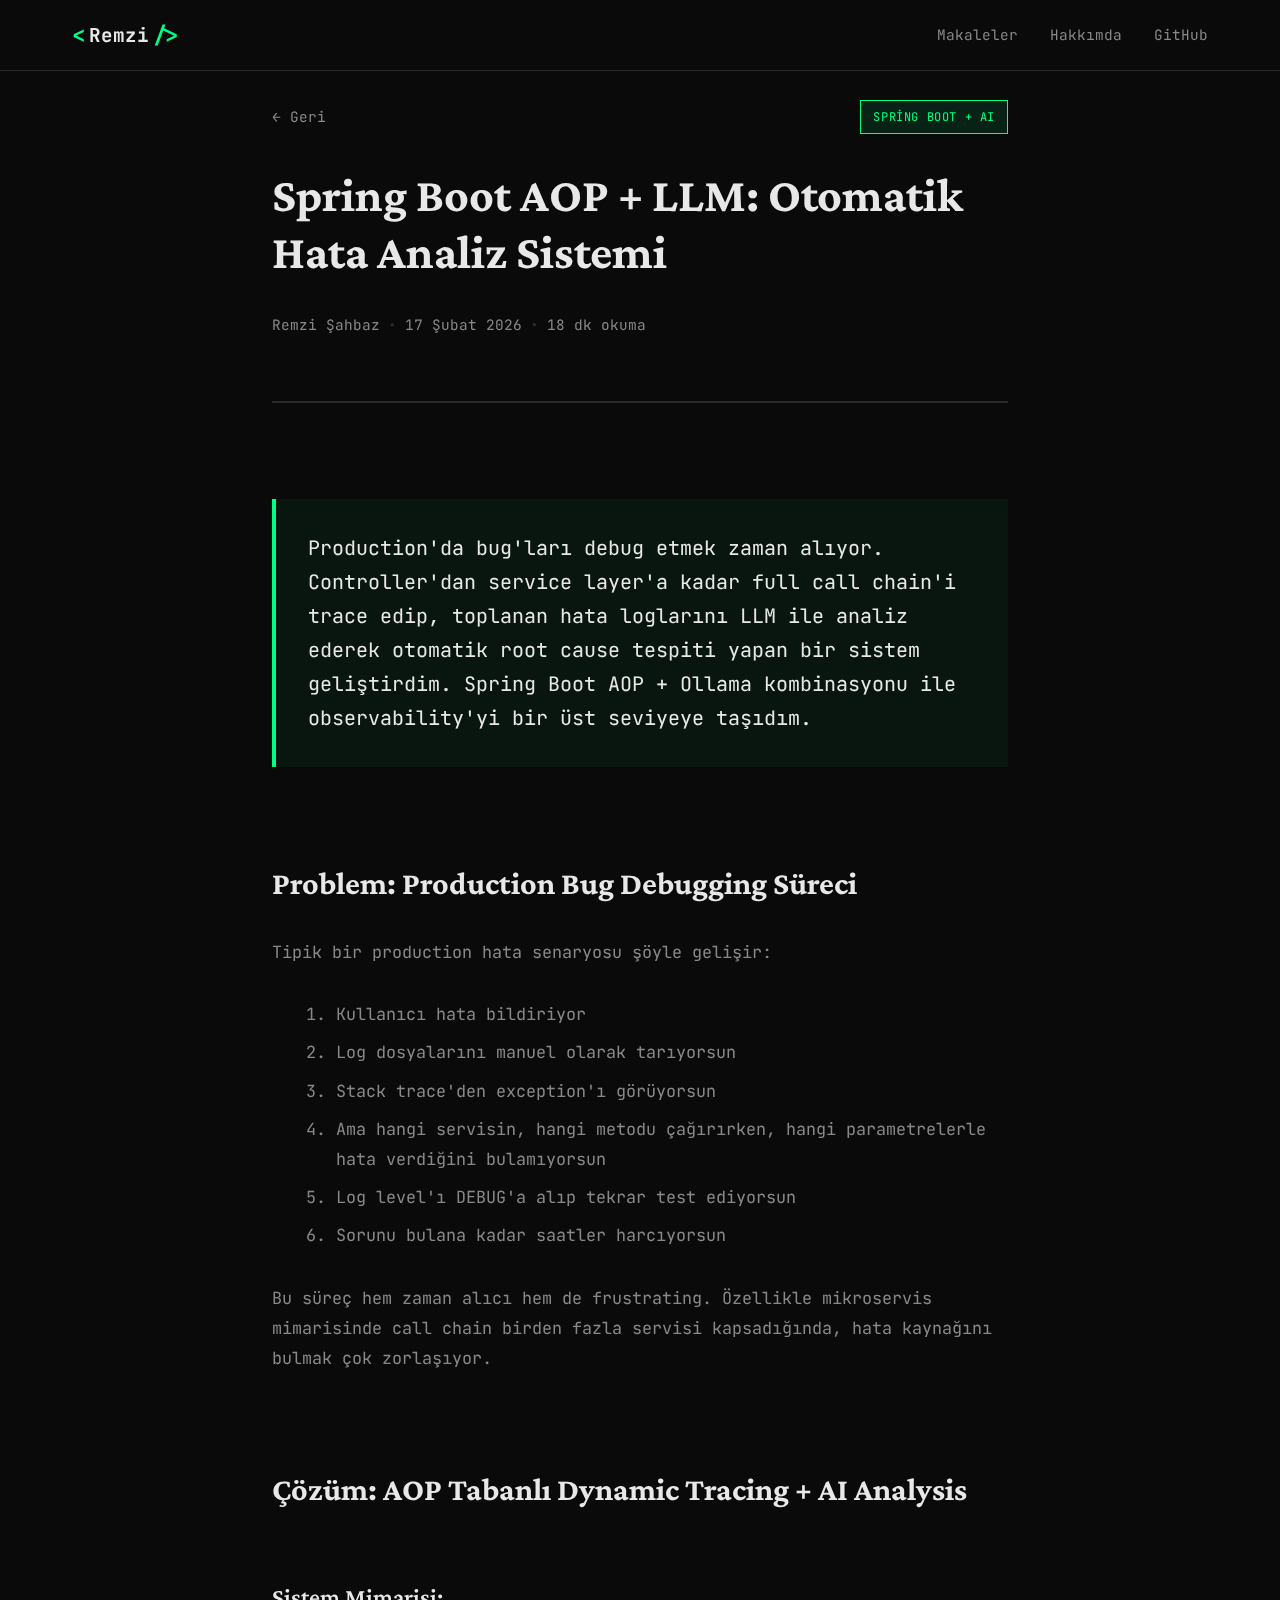
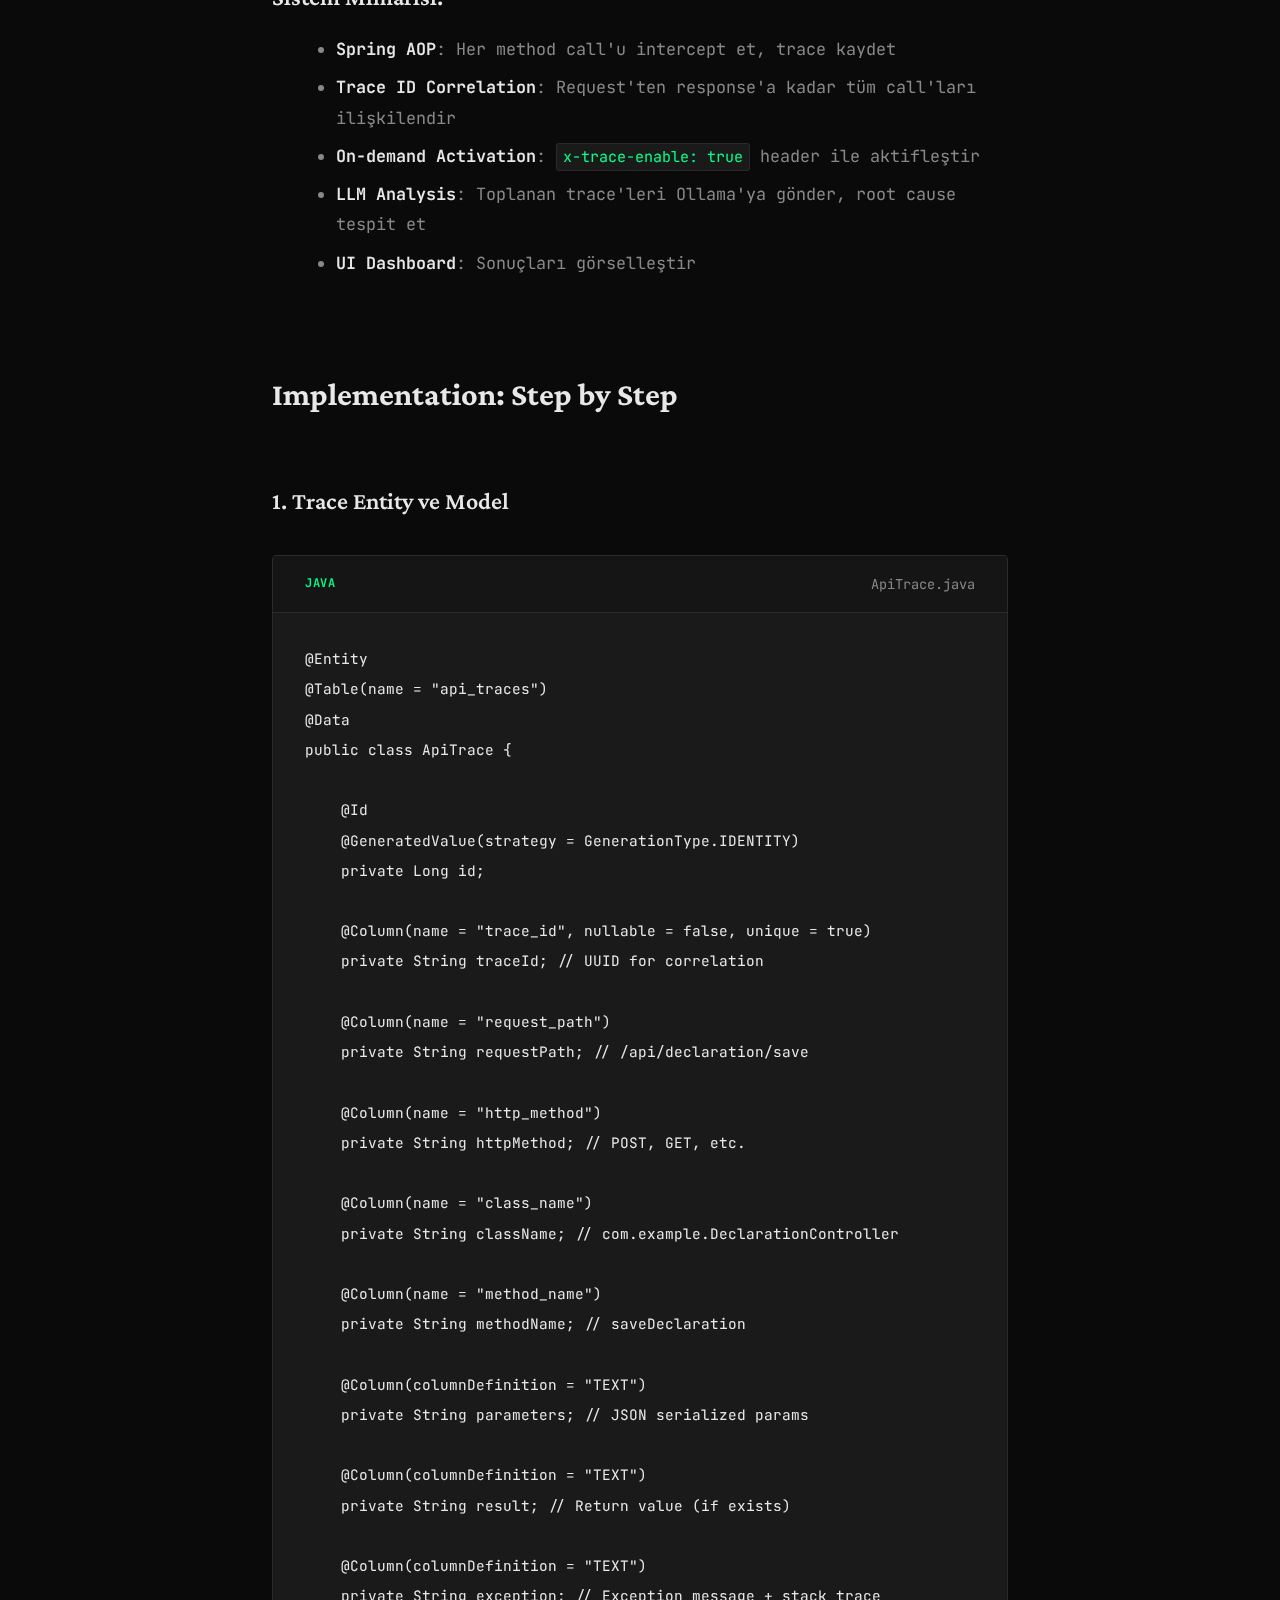
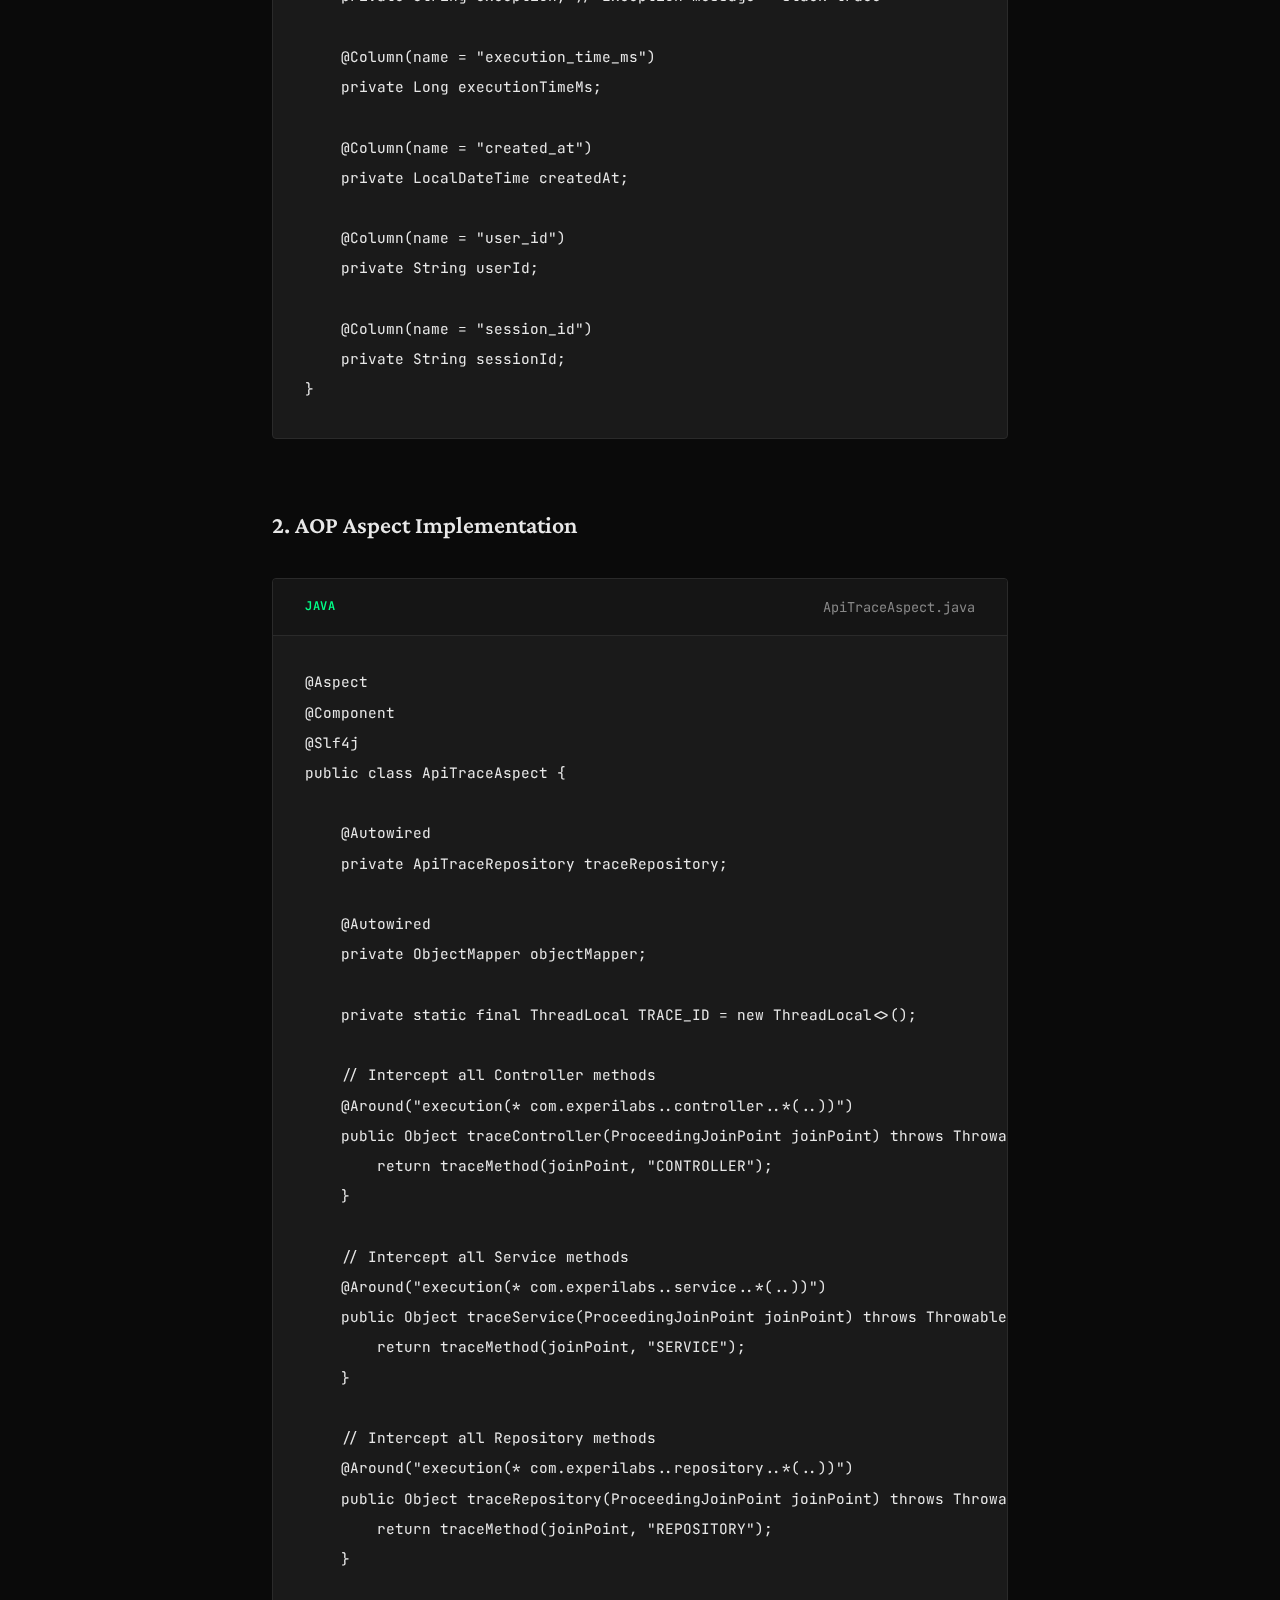
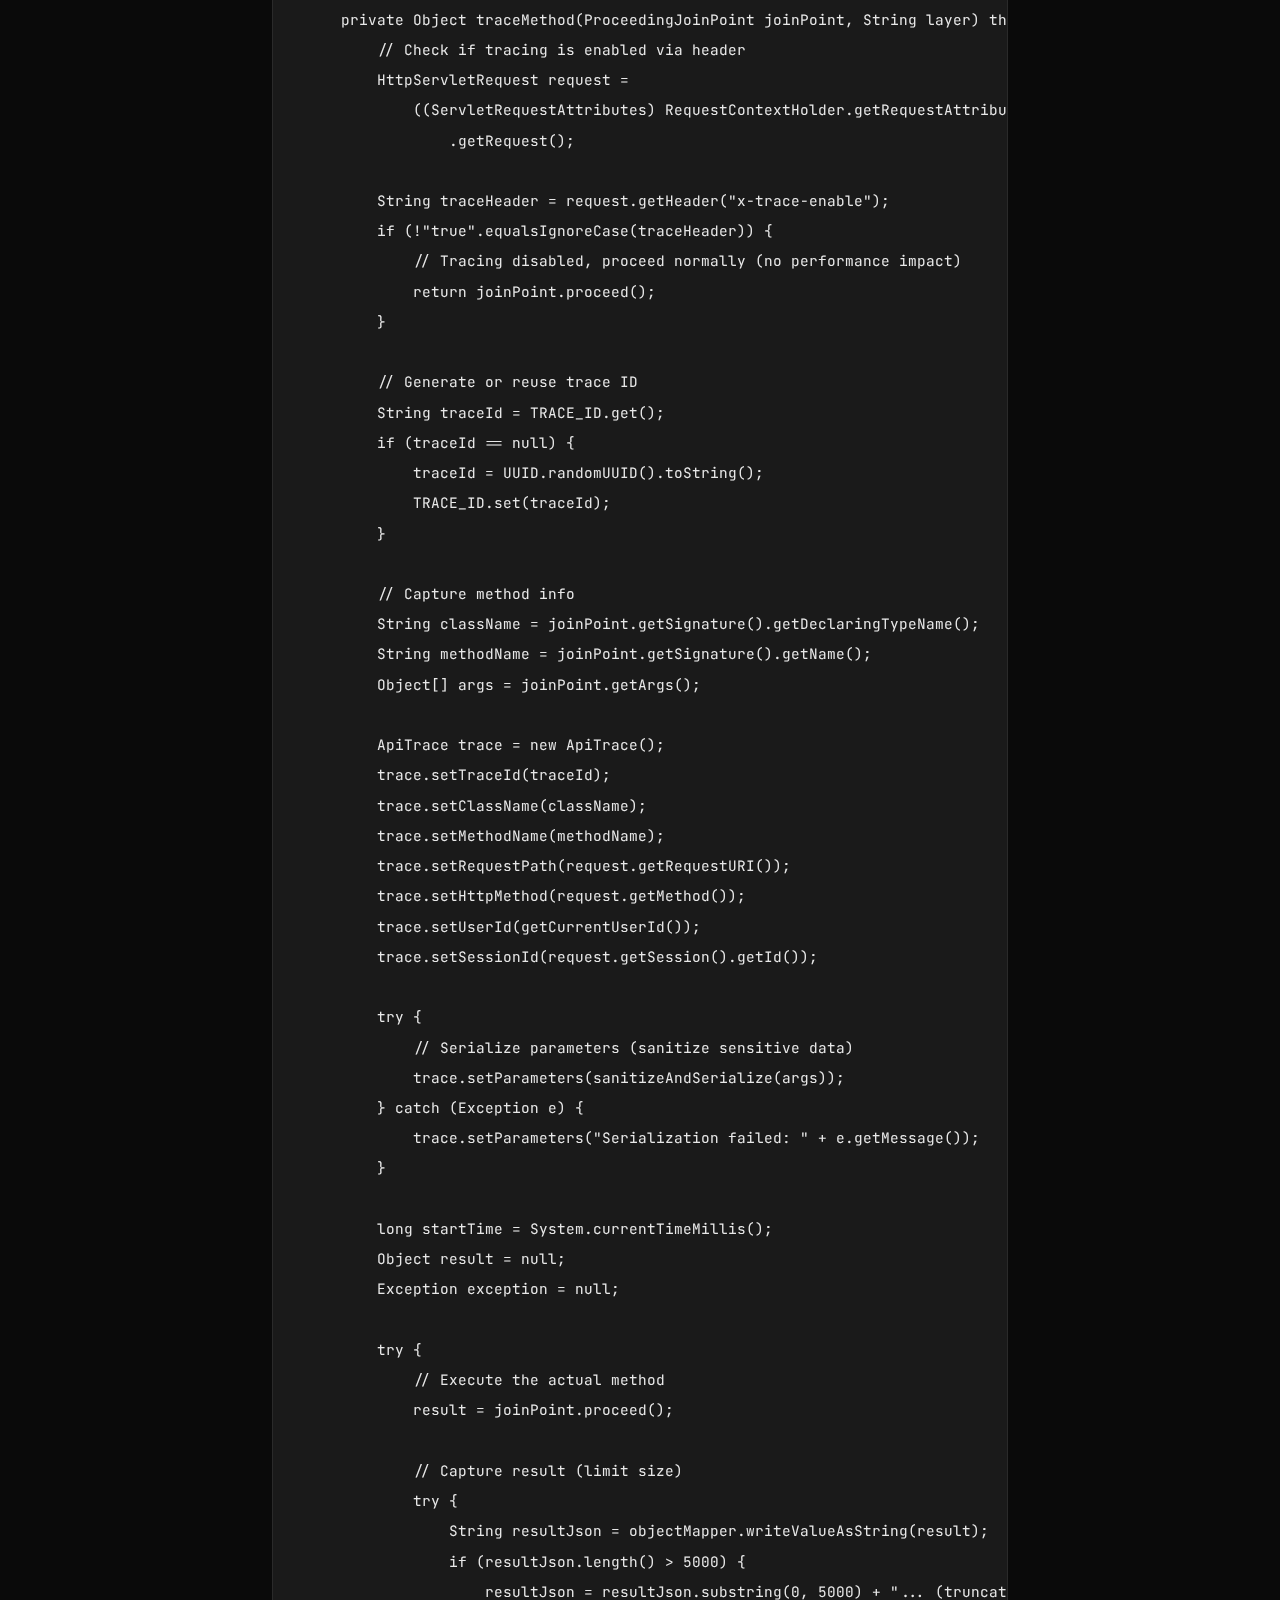
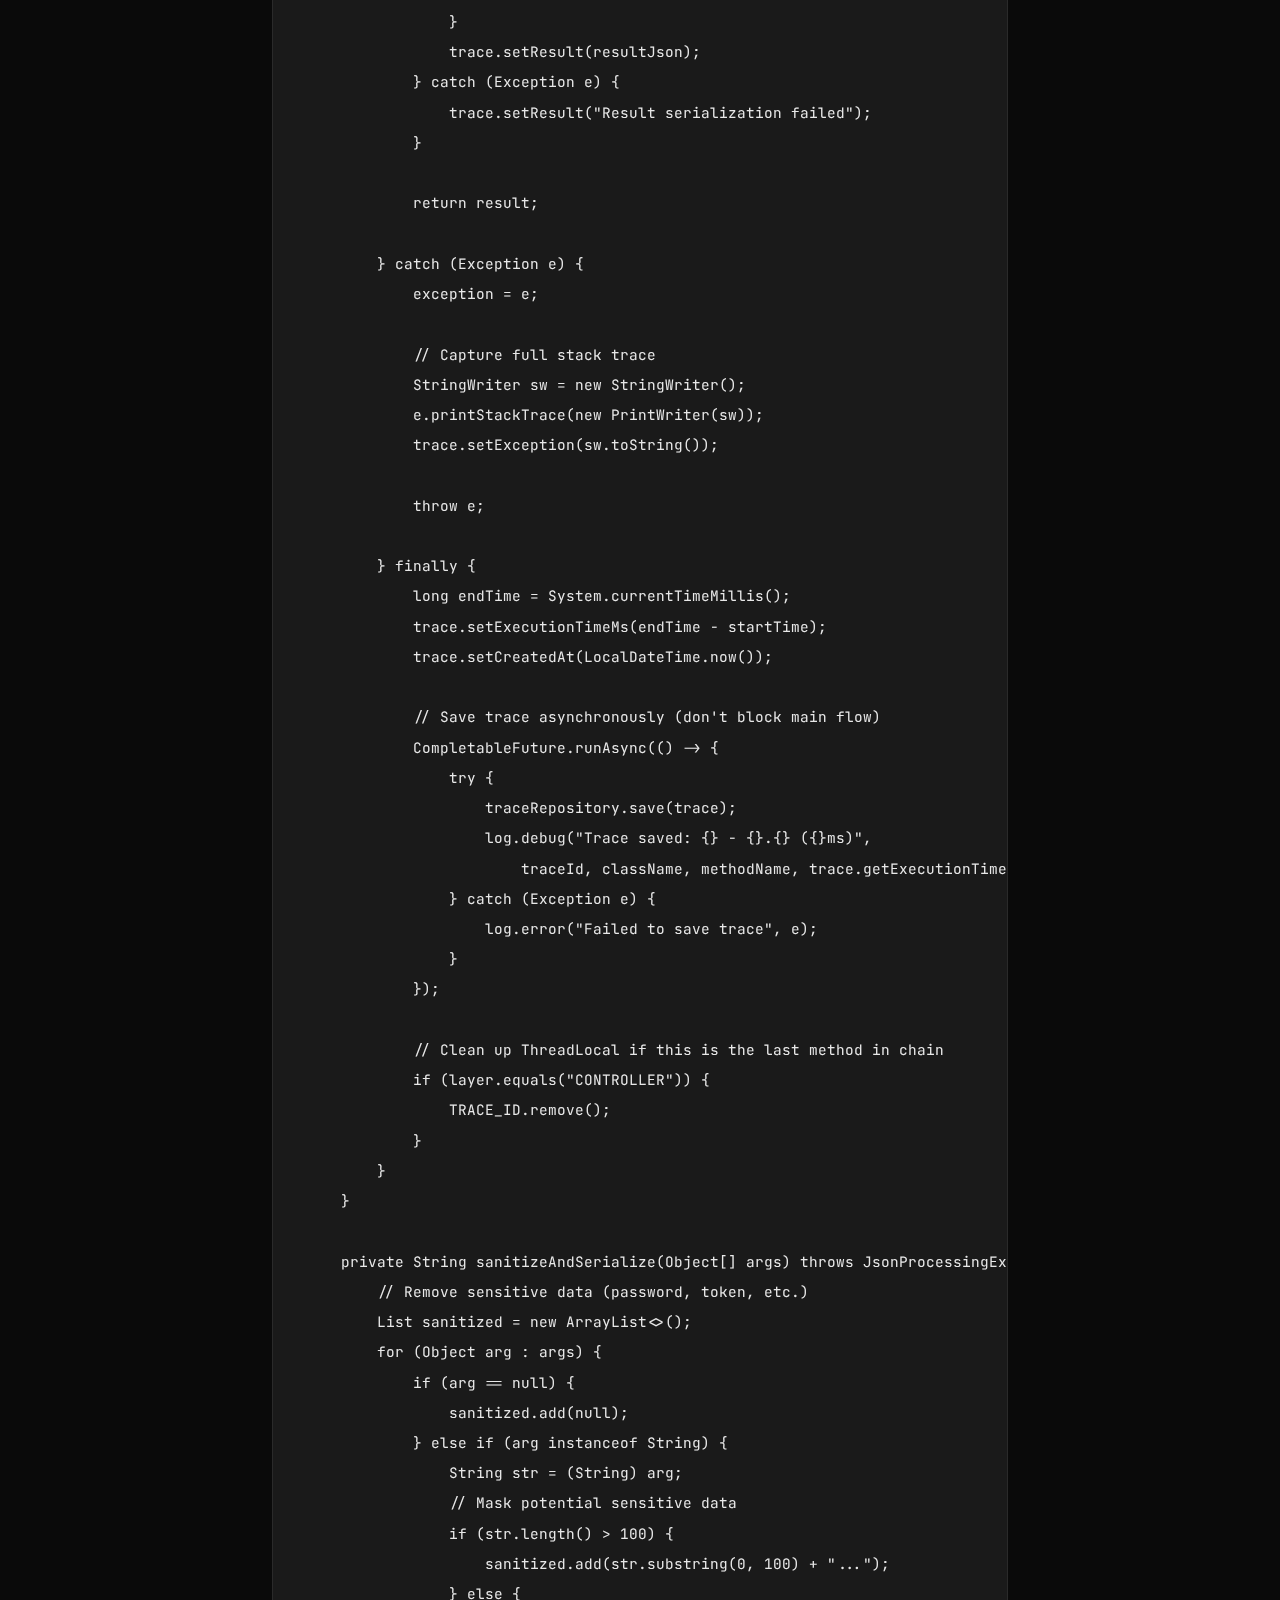
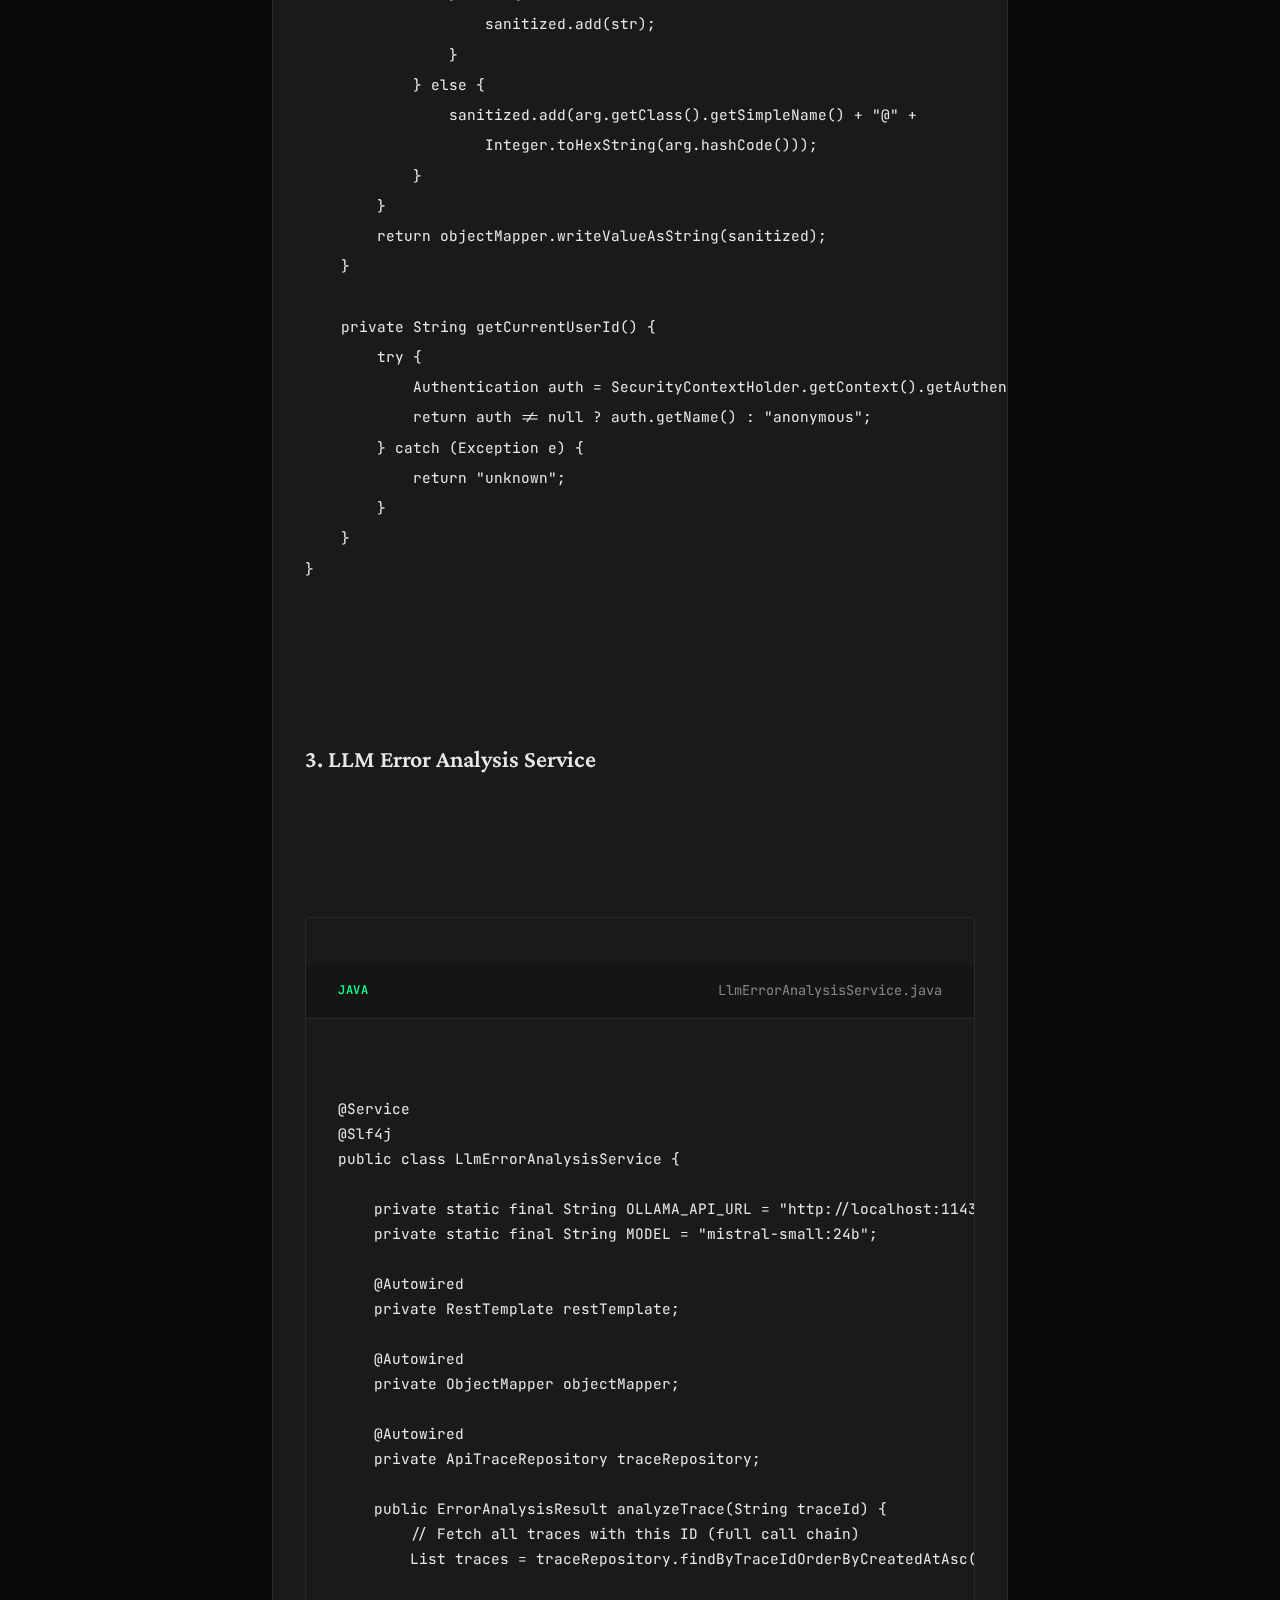
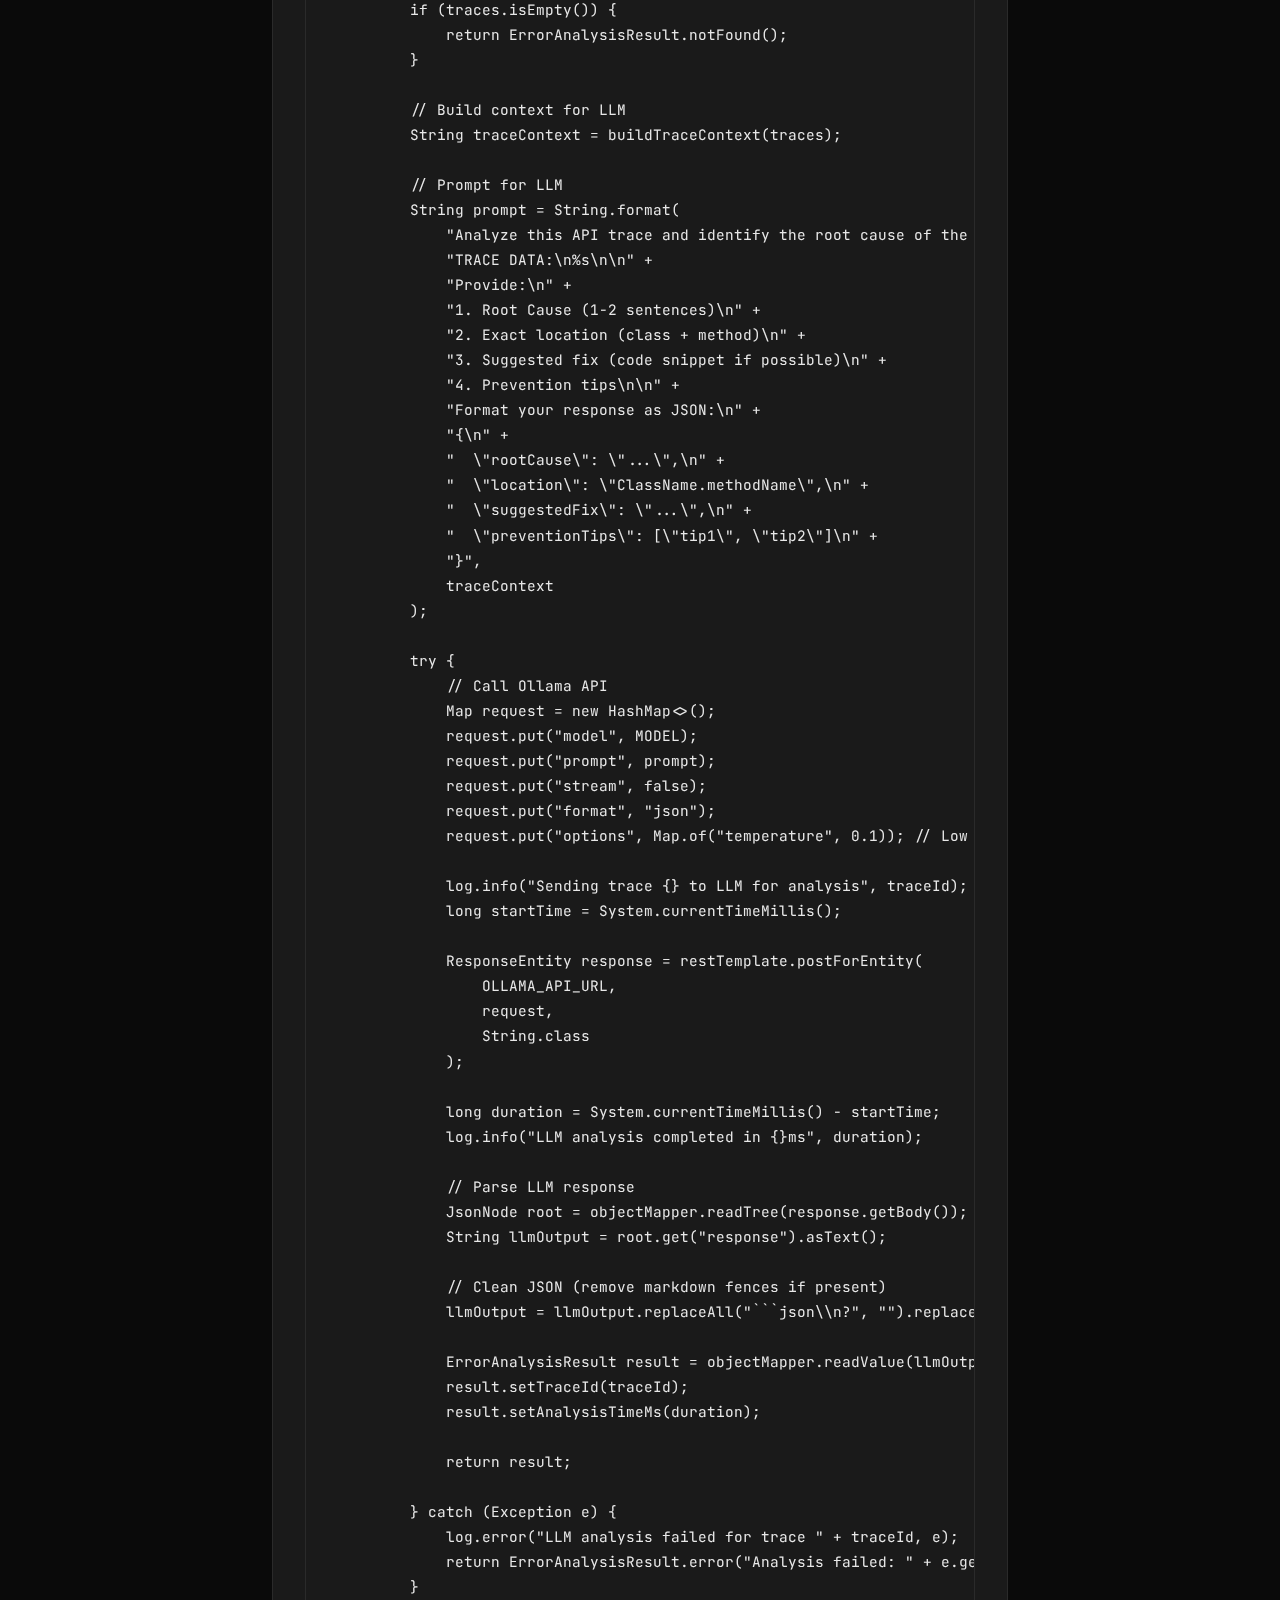
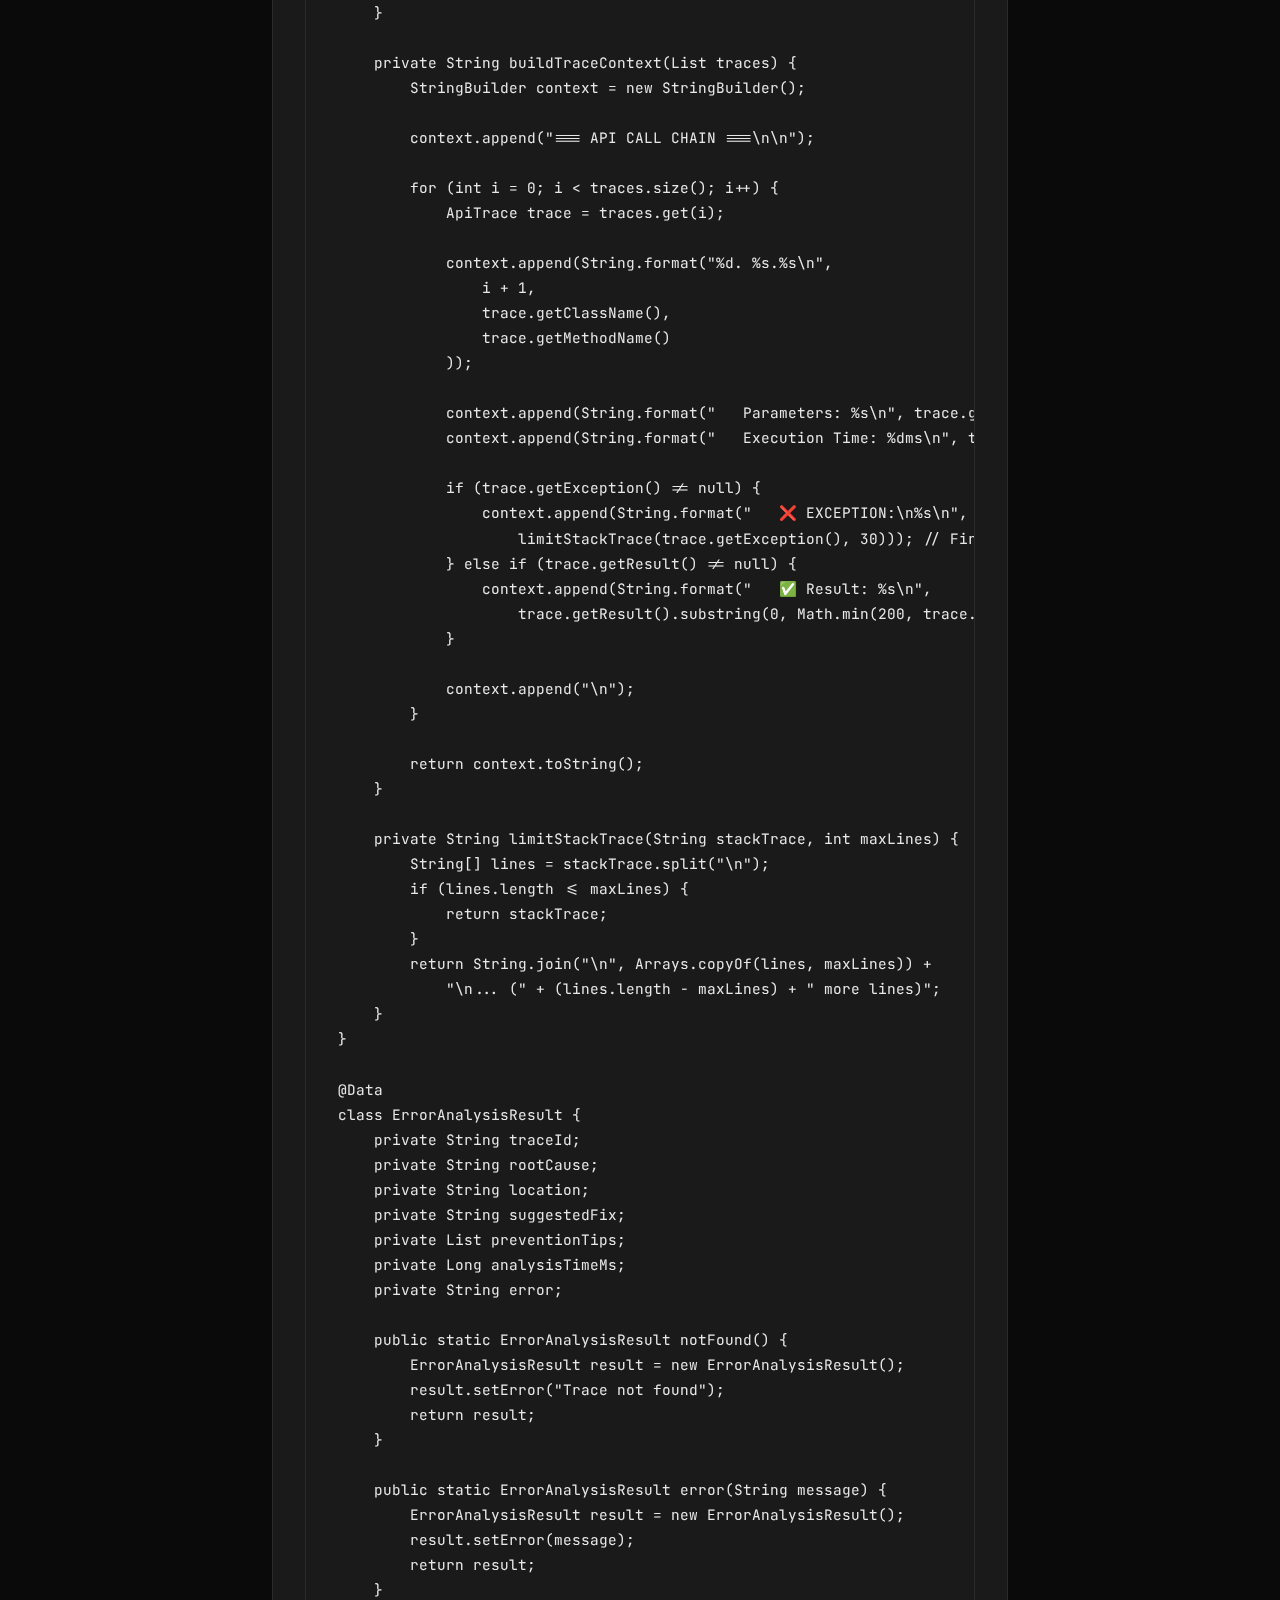
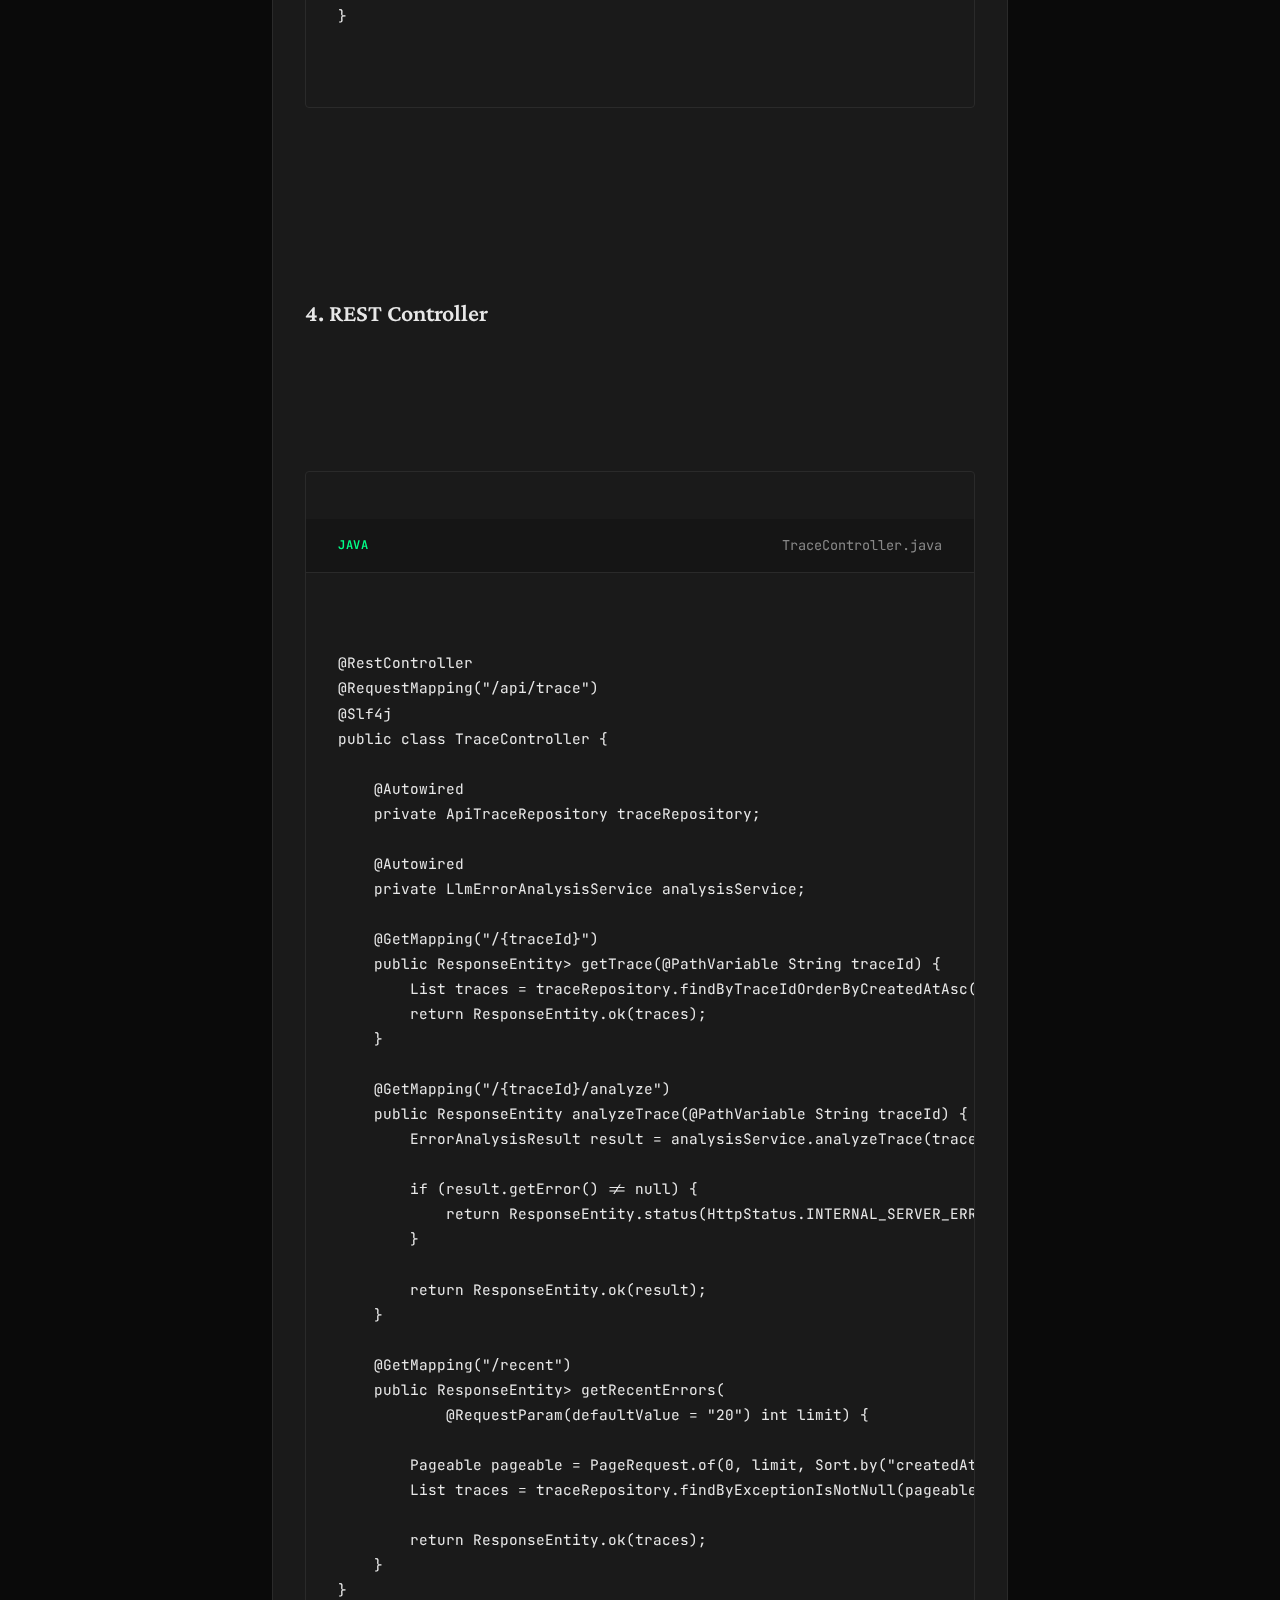
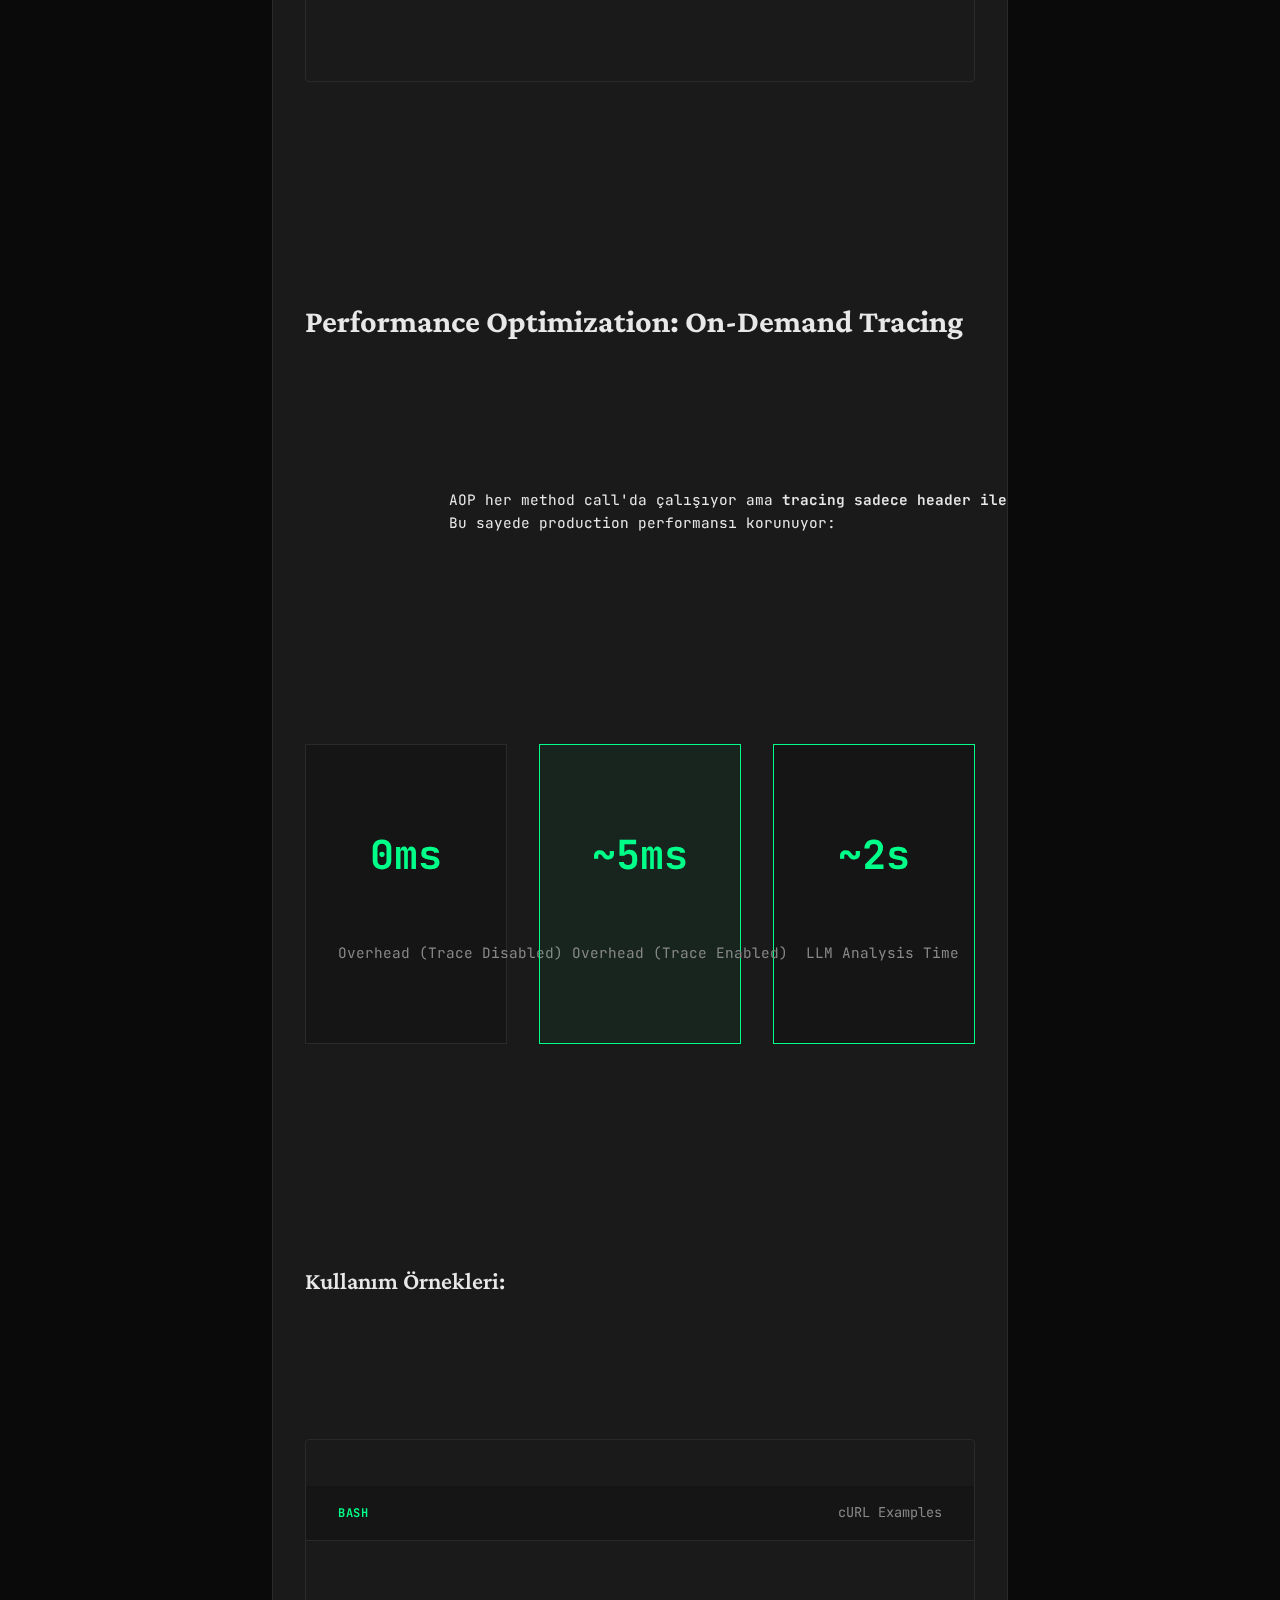
<file: spring-boot-aop-llm-error-analysis.html>
<!DOCTYPE html>
<html lang="tr">
<head>
    <meta charset="UTF-8">
    <meta name="viewport" content="width=device-width, initial-scale=1.0">
    <meta name="description" content="Spring Boot AOP ile dinamik API trace sistemi ve LLM ile otomatik hata analizi. Root cause detection ve observability.">
    <title>Spring Boot AOP + LLM: Otomatik Hata Analiz Sistemi | Remzi Şahbaz Blog</title>
    
    <link rel="preconnect" href="https://fonts.googleapis.com">
    <link rel="preconnect" href="https://fonts.gstatic.com" crossorigin>
    <link href="https://fonts.googleapis.com/css2?family=JetBrains+Mono:wght@400;500;700&family=Crimson+Pro:wght@400;600;700&display=swap" rel="stylesheet">
    
    <link rel="stylesheet" href="../styles.css">
    <link rel="stylesheet" href="post-styles.css">
</head>
<body>
    <nav class="nav">
        <div class="nav-container">
            <a href="../index.html" class="logo">
                <span class="logo-bracket">&lt;</span>
                <span class="logo-text">Remzi</span>
                <span class="logo-bracket">/&gt;</span>
            </a>
            <div class="nav-links">
                <a href="../index.html#articles" class="nav-link">Makaleler</a>
                <a href="../index.html#about" class="nav-link">Hakkımda</a>
                <a href="https://github.com/remzisahbaz" target="_blank" class="nav-link">GitHub</a>
            </div>
        </div>
    </nav>

    <article class="post">
        <header class="post-header">
            <div class="post-meta-top">
                <a href="../index.html" class="back-link">← Geri</a>
                <span class="post-tag">Spring Boot + AI</span>
            </div>
            <h1 class="post-title">Spring Boot AOP + LLM: Otomatik Hata Analiz Sistemi</h1>
            <div class="post-meta">
                <span class="meta-item">Remzi Şahbaz</span>
                <span class="meta-separator">•</span>
                <span class="meta-item">17 Şubat 2026</span>
                <span class="meta-separator">•</span>
                <span class="meta-item">18 dk okuma</span>
            </div>
        </header>

        <div class="post-content">
            <p class="post-lead">
                Production'da bug'ları debug etmek zaman alıyor. Controller'dan service layer'a 
                kadar full call chain'i trace edip, toplanan hata loglarını LLM ile analiz ederek 
                otomatik root cause tespiti yapan bir sistem geliştirdim. Spring Boot AOP + Ollama 
                kombinasyonu ile observability'yi bir üst seviyeye taşıdım.
            </p>

            <h2>Problem: Production Bug Debugging Süreci</h2>

            <p>
                Tipik bir production hata senaryosu şöyle gelişir:
            </p>

            <ol>
                <li>Kullanıcı hata bildiriyor</li>
                <li>Log dosyalarını manuel olarak tarıyorsun</li>
                <li>Stack trace'den exception'ı görüyorsun</li>
                <li>Ama hangi servisin, hangi metodu çağırırken, hangi parametrelerle hata verdiğini bulamıyorsun</li>
                <li>Log level'ı DEBUG'a alıp tekrar test ediyorsun</li>
                <li>Sorunu bulana kadar saatler harcıyorsun</li>
            </ol>

            <p>
                Bu süreç hem zaman alıcı hem de frustrating. Özellikle mikroservis mimarisinde 
                call chain birden fazla servisi kapsadığında, hata kaynağını bulmak çok zorlaşıyor.
            </p>

            <h2>Çözüm: AOP Tabanlı Dynamic Tracing + AI Analysis</h2>

            <h3>Sistem Mimarisi:</h3>

            <ul>
                <li><strong>Spring AOP</strong>: Her method call'u intercept et, trace kaydet</li>
                <li><strong>Trace ID Correlation</strong>: Request'ten response'a kadar tüm call'ları ilişkilendir</li>
                <li><strong>On-demand Activation</strong>: <code>x-trace-enable: true</code> header ile aktifleştir</li>
                <li><strong>LLM Analysis</strong>: Toplanan trace'leri Ollama'ya gönder, root cause tespit et</li>
                <li><strong>UI Dashboard</strong>: Sonuçları görselleştir</li>
            </ul>

            <h2>Implementation: Step by Step</h2>

            <h3>1. Trace Entity ve Model</h3>

            <div class="code-block">
                <div class="code-header">
                    <span class="code-lang">java</span>
                    <span class="code-title">ApiTrace.java</span>
                </div>
                <pre><code>@Entity
@Table(name = "api_traces")
@Data
public class ApiTrace {
    
    @Id
    @GeneratedValue(strategy = GenerationType.IDENTITY)
    private Long id;
    
    @Column(name = "trace_id", nullable = false, unique = true)
    private String traceId; // UUID for correlation
    
    @Column(name = "request_path")
    private String requestPath; // /api/declaration/save
    
    @Column(name = "http_method")
    private String httpMethod; // POST, GET, etc.
    
    @Column(name = "class_name")
    private String className; // com.example.DeclarationController
    
    @Column(name = "method_name")
    private String methodName; // saveDeclaration
    
    @Column(columnDefinition = "TEXT")
    private String parameters; // JSON serialized params
    
    @Column(columnDefinition = "TEXT")
    private String result; // Return value (if exists)
    
    @Column(columnDefinition = "TEXT")
    private String exception; // Exception message + stack trace
    
    @Column(name = "execution_time_ms")
    private Long executionTimeMs;
    
    @Column(name = "created_at")
    private LocalDateTime createdAt;
    
    @Column(name = "user_id")
    private String userId;
    
    @Column(name = "session_id")
    private String sessionId;
}</code></pre>
            </div>

            <h3>2. AOP Aspect Implementation</h3>

            <div class="code-block">
                <div class="code-header">
                    <span class="code-lang">java</span>
                    <span class="code-title">ApiTraceAspect.java</span>
                </div>
                <pre><code>@Aspect
@Component
@Slf4j
public class ApiTraceAspect {

    @Autowired
    private ApiTraceRepository traceRepository;
    
    @Autowired
    private ObjectMapper objectMapper;
    
    private static final ThreadLocal<String> TRACE_ID = new ThreadLocal<>();

    // Intercept all Controller methods
    @Around("execution(* com.experilabs..controller..*(..))")
    public Object traceController(ProceedingJoinPoint joinPoint) throws Throwable {
        return traceMethod(joinPoint, "CONTROLLER");
    }

    // Intercept all Service methods
    @Around("execution(* com.experilabs..service..*(..))")
    public Object traceService(ProceedingJoinPoint joinPoint) throws Throwable {
        return traceMethod(joinPoint, "SERVICE");
    }

    // Intercept all Repository methods
    @Around("execution(* com.experilabs..repository..*(..))")
    public Object traceRepository(ProceedingJoinPoint joinPoint) throws Throwable {
        return traceMethod(joinPoint, "REPOSITORY");
    }

    private Object traceMethod(ProceedingJoinPoint joinPoint, String layer) throws Throwable {
        // Check if tracing is enabled via header
        HttpServletRequest request = 
            ((ServletRequestAttributes) RequestContextHolder.getRequestAttributes())
                .getRequest();
        
        String traceHeader = request.getHeader("x-trace-enable");
        if (!"true".equalsIgnoreCase(traceHeader)) {
            // Tracing disabled, proceed normally (no performance impact)
            return joinPoint.proceed();
        }

        // Generate or reuse trace ID
        String traceId = TRACE_ID.get();
        if (traceId == null) {
            traceId = UUID.randomUUID().toString();
            TRACE_ID.set(traceId);
        }

        // Capture method info
        String className = joinPoint.getSignature().getDeclaringTypeName();
        String methodName = joinPoint.getSignature().getName();
        Object[] args = joinPoint.getArgs();

        ApiTrace trace = new ApiTrace();
        trace.setTraceId(traceId);
        trace.setClassName(className);
        trace.setMethodName(methodName);
        trace.setRequestPath(request.getRequestURI());
        trace.setHttpMethod(request.getMethod());
        trace.setUserId(getCurrentUserId());
        trace.setSessionId(request.getSession().getId());

        try {
            // Serialize parameters (sanitize sensitive data)
            trace.setParameters(sanitizeAndSerialize(args));
        } catch (Exception e) {
            trace.setParameters("Serialization failed: " + e.getMessage());
        }

        long startTime = System.currentTimeMillis();
        Object result = null;
        Exception exception = null;

        try {
            // Execute the actual method
            result = joinPoint.proceed();
            
            // Capture result (limit size)
            try {
                String resultJson = objectMapper.writeValueAsString(result);
                if (resultJson.length() > 5000) {
                    resultJson = resultJson.substring(0, 5000) + "... (truncated)";
                }
                trace.setResult(resultJson);
            } catch (Exception e) {
                trace.setResult("Result serialization failed");
            }
            
            return result;
            
        } catch (Exception e) {
            exception = e;
            
            // Capture full stack trace
            StringWriter sw = new StringWriter();
            e.printStackTrace(new PrintWriter(sw));
            trace.setException(sw.toString());
            
            throw e;
            
        } finally {
            long endTime = System.currentTimeMillis();
            trace.setExecutionTimeMs(endTime - startTime);
            trace.setCreatedAt(LocalDateTime.now());
            
            // Save trace asynchronously (don't block main flow)
            CompletableFuture.runAsync(() -> {
                try {
                    traceRepository.save(trace);
                    log.debug("Trace saved: {} - {}.{} ({}ms)",
                        traceId, className, methodName, trace.getExecutionTimeMs());
                } catch (Exception e) {
                    log.error("Failed to save trace", e);
                }
            });
            
            // Clean up ThreadLocal if this is the last method in chain
            if (layer.equals("CONTROLLER")) {
                TRACE_ID.remove();
            }
        }
    }

    private String sanitizeAndSerialize(Object[] args) throws JsonProcessingException {
        // Remove sensitive data (password, token, etc.)
        List<Object> sanitized = new ArrayList<>();
        for (Object arg : args) {
            if (arg == null) {
                sanitized.add(null);
            } else if (arg instanceof String) {
                String str = (String) arg;
                // Mask potential sensitive data
                if (str.length() > 100) {
                    sanitized.add(str.substring(0, 100) + "...");
                } else {
                    sanitized.add(str);
                }
            } else {
                sanitized.add(arg.getClass().getSimpleName() + "@" + 
                    Integer.toHexString(arg.hashCode()));
            }
        }
        return objectMapper.writeValueAsString(sanitized);
    }

    private String getCurrentUserId() {
        try {
            Authentication auth = SecurityContextHolder.getContext().getAuthentication();
            return auth != null ? auth.getName() : "anonymous";
        } catch (Exception e) {
            return "unknown";
        }
    }
}</code></pre>
            </div>

            <h3>3. LLM Error Analysis Service</h3>

            <div class="code-block">
                <div class="code-header">
                    <span class="code-lang">java</span>
                    <span class="code-title">LlmErrorAnalysisService.java</span>
                </div>
                <pre><code>@Service
@Slf4j
public class LlmErrorAnalysisService {

    private static final String OLLAMA_API_URL = "http://localhost:11434/api/generate";
    private static final String MODEL = "mistral-small:24b";
    
    @Autowired
    private RestTemplate restTemplate;
    
    @Autowired
    private ObjectMapper objectMapper;
    
    @Autowired
    private ApiTraceRepository traceRepository;

    public ErrorAnalysisResult analyzeTrace(String traceId) {
        // Fetch all traces with this ID (full call chain)
        List<ApiTrace> traces = traceRepository.findByTraceIdOrderByCreatedAtAsc(traceId);
        
        if (traces.isEmpty()) {
            return ErrorAnalysisResult.notFound();
        }

        // Build context for LLM
        String traceContext = buildTraceContext(traces);
        
        // Prompt for LLM
        String prompt = String.format(
            "Analyze this API trace and identify the root cause of the error.\n\n" +
            "TRACE DATA:\n%s\n\n" +
            "Provide:\n" +
            "1. Root Cause (1-2 sentences)\n" +
            "2. Exact location (class + method)\n" +
            "3. Suggested fix (code snippet if possible)\n" +
            "4. Prevention tips\n\n" +
            "Format your response as JSON:\n" +
            "{\n" +
            "  \"rootCause\": \"...\",\n" +
            "  \"location\": \"ClassName.methodName\",\n" +
            "  \"suggestedFix\": \"...\",\n" +
            "  \"preventionTips\": [\"tip1\", \"tip2\"]\n" +
            "}",
            traceContext
        );

        try {
            // Call Ollama API
            Map<String, Object> request = new HashMap<>();
            request.put("model", MODEL);
            request.put("prompt", prompt);
            request.put("stream", false);
            request.put("format", "json");
            request.put("options", Map.of("temperature", 0.1)); // Low temp for factual analysis

            log.info("Sending trace {} to LLM for analysis", traceId);
            long startTime = System.currentTimeMillis();
            
            ResponseEntity<String> response = restTemplate.postForEntity(
                OLLAMA_API_URL,
                request,
                String.class
            );
            
            long duration = System.currentTimeMillis() - startTime;
            log.info("LLM analysis completed in {}ms", duration);

            // Parse LLM response
            JsonNode root = objectMapper.readTree(response.getBody());
            String llmOutput = root.get("response").asText();
            
            // Clean JSON (remove markdown fences if present)
            llmOutput = llmOutput.replaceAll("```json\\n?", "").replaceAll("```\\n?", "").trim();
            
            ErrorAnalysisResult result = objectMapper.readValue(llmOutput, ErrorAnalysisResult.class);
            result.setTraceId(traceId);
            result.setAnalysisTimeMs(duration);
            
            return result;
            
        } catch (Exception e) {
            log.error("LLM analysis failed for trace " + traceId, e);
            return ErrorAnalysisResult.error("Analysis failed: " + e.getMessage());
        }
    }

    private String buildTraceContext(List<ApiTrace> traces) {
        StringBuilder context = new StringBuilder();
        
        context.append("=== API CALL CHAIN ===\n\n");
        
        for (int i = 0; i < traces.size(); i++) {
            ApiTrace trace = traces.get(i);
            
            context.append(String.format("%d. %s.%s\n",
                i + 1,
                trace.getClassName(),
                trace.getMethodName()
            ));
            
            context.append(String.format("   Parameters: %s\n", trace.getParameters()));
            context.append(String.format("   Execution Time: %dms\n", trace.getExecutionTimeMs()));
            
            if (trace.getException() != null) {
                context.append(String.format("   ❌ EXCEPTION:\n%s\n", 
                    limitStackTrace(trace.getException(), 30))); // First 30 lines
            } else if (trace.getResult() != null) {
                context.append(String.format("   ✅ Result: %s\n", 
                    trace.getResult().substring(0, Math.min(200, trace.getResult().length()))));
            }
            
            context.append("\n");
        }
        
        return context.toString();
    }

    private String limitStackTrace(String stackTrace, int maxLines) {
        String[] lines = stackTrace.split("\n");
        if (lines.length <= maxLines) {
            return stackTrace;
        }
        return String.join("\n", Arrays.copyOf(lines, maxLines)) + 
            "\n... (" + (lines.length - maxLines) + " more lines)";
    }
}

@Data
class ErrorAnalysisResult {
    private String traceId;
    private String rootCause;
    private String location;
    private String suggestedFix;
    private List<String> preventionTips;
    private Long analysisTimeMs;
    private String error;
    
    public static ErrorAnalysisResult notFound() {
        ErrorAnalysisResult result = new ErrorAnalysisResult();
        result.setError("Trace not found");
        return result;
    }
    
    public static ErrorAnalysisResult error(String message) {
        ErrorAnalysisResult result = new ErrorAnalysisResult();
        result.setError(message);
        return result;
    }
}</code></pre>
            </div>

            <h3>4. REST Controller</h3>

            <div class="code-block">
                <div class="code-header">
                    <span class="code-lang">java</span>
                    <span class="code-title">TraceController.java</span>
                </div>
                <pre><code>@RestController
@RequestMapping("/api/trace")
@Slf4j
public class TraceController {

    @Autowired
    private ApiTraceRepository traceRepository;
    
    @Autowired
    private LlmErrorAnalysisService analysisService;

    @GetMapping("/{traceId}")
    public ResponseEntity<List<ApiTrace>> getTrace(@PathVariable String traceId) {
        List<ApiTrace> traces = traceRepository.findByTraceIdOrderByCreatedAtAsc(traceId);
        return ResponseEntity.ok(traces);
    }

    @GetMapping("/{traceId}/analyze")
    public ResponseEntity<ErrorAnalysisResult> analyzeTrace(@PathVariable String traceId) {
        ErrorAnalysisResult result = analysisService.analyzeTrace(traceId);
        
        if (result.getError() != null) {
            return ResponseEntity.status(HttpStatus.INTERNAL_SERVER_ERROR).body(result);
        }
        
        return ResponseEntity.ok(result);
    }

    @GetMapping("/recent")
    public ResponseEntity<List<ApiTrace>> getRecentErrors(
            @RequestParam(defaultValue = "20") int limit) {
        
        Pageable pageable = PageRequest.of(0, limit, Sort.by("createdAt").descending());
        List<ApiTrace> traces = traceRepository.findByExceptionIsNotNull(pageable);
        
        return ResponseEntity.ok(traces);
    }
}</code></pre>
            </div>

            <h2>Performance Optimization: On-Demand Tracing</h2>

            <p>
                AOP her method call'da çalışıyor ama <strong>tracing sadece header ile aktifleşiyor</strong>. 
                Bu sayede production performansı korunuyor:
            </p>

            <div class="stats-grid">
                <div class="stat-card">
                    <div class="stat-number">0ms</div>
                    <div class="stat-label">Overhead (Trace Disabled)</div>
                </div>
                <div class="stat-card highlight">
                    <div class="stat-number">~5ms</div>
                    <div class="stat-label">Overhead (Trace Enabled)</div>
                </div>
                <div class="stat-card success">
                    <div class="stat-number">~2s</div>
                    <div class="stat-label">LLM Analysis Time</div>
                </div>
            </div>

            <h3>Kullanım Örnekleri:</h3>

            <div class="code-block">
                <div class="code-header">
                    <span class="code-lang">bash</span>
                    <span class="code-title">cURL Examples</span>
                </div>
                <pre><code># Normal request (no tracing)
curl -X POST http://localhost:8080/api/declaration/save \
  -H "Content-Type: application/json" \
  -d '{"data": "..."}'

# Request with tracing enabled
curl -X POST http://localhost:8080/api/declaration/save \
  -H "Content-Type: application/json" \
  -H "x-trace-enable: true" \
  -d '{"data": "..."}'

# Get trace details
curl http://localhost:8080/api/trace/{traceId}

# Analyze trace with LLM
curl http://localhost:8080/api/trace/{traceId}/analyze</code></pre>
            </div>

            <h2>Gerçek Dünya Örneği: NullPointerException Root Cause</h2>

            <h3>Senaryo:</h3>
            <p>
                Kullanıcı beyanname kaydederken hata alıyor. Trace ID: <code>a7f3c2d1-4b5e-9876-abcd-1234567890ef</code>
            </p>

            <h3>Trace Chain:</h3>

            <div class="code-block">
                <div class="code-header">
                    <span class="code-lang">plaintext</span>
                    <span class="code-title">Call Chain</span>
                </div>
                <pre><code>1. DeclarationController.saveDeclaration
   Parameters: [DeclarationDTO@a1b2c3]
   Execution Time: 45ms
   ✅ Result: Success

2. DeclarationService.save
   Parameters: [DeclarationDTO@a1b2c3]
   Execution Time: 42ms
   ❌ EXCEPTION: NullPointerException

3. CompanyService.validateCompany
   Parameters: [null]
   Execution Time: 2ms
   ❌ EXCEPTION: NullPointerException at line 85</code></pre>
            </div>

            <h3>LLM Analysis Result:</h3>

            <div class="code-block">
                <div class="code-header">
                    <span class="code-lang">json</span>
                    <span class="code-title">Error Analysis</span>
                </div>
                <pre><code>{
  "rootCause": "CompanyService.validateCompany received null parameter because DeclarationDTO.companyId was null. No null check before service call.",
  "location": "DeclarationService.save (line ~120)",
  "suggestedFix": "Add null check:\n\nif (dto.getCompanyId() == null) {\n    throw new ValidationException(\"Company ID is required\");\n}\ncompanyService.validateCompany(dto.getCompanyId());",
  "preventionTips": [
    "Add @NotNull validation on DeclarationDTO.companyId field",
    "Use Optional<Long> for nullable IDs",
    "Add unit test for null company scenario",
    "Enable JSR-303 validation in controller"
  ],
  "analysisTimeMs": 1850
}</code></pre>
            </div>

            <p>
                LLM sadece hatayı bulmakla kalmadı, <strong>fix önerisi ve prevention tips</strong> de verdi! 
                Bu, junior developer'ların bile hızlıca problemi çözmesini sağlıyor.
            </p>

            <h2>UI Dashboard (React Frontend)</h2>

            <p>
                Trace'leri ve LLM analizlerini görselleştirmek için basit bir React dashboard geliştirdim:
            </p>

            <div class="code-block">
                <div class="code-header">
                    <span class="code-lang">jsx</span>
                    <span class="code-title">TraceAnalyzer.jsx</span>
                </div>
                <pre><code>import React, { useState } from 'react';
import axios from 'axios';

export default function TraceAnalyzer() {
    const [traceId, setTraceId] = useState('');
    const [traces, setTraces] = useState([]);
    const [analysis, setAnalysis] = useState(null);
    const [loading, setLoading] = useState(false);

    const fetchTrace = async () => {
        setLoading(true);
        try {
            const response = await axios.get(`/api/trace/${traceId}`);
            setTraces(response.data);
        } catch (error) {
            console.error('Failed to fetch trace', error);
        }
        setLoading(false);
    };

    const analyzeTrace = async () => {
        setLoading(true);
        try {
            const response = await axios.get(`/api/trace/${traceId}/analyze`);
            setAnalysis(response.data);
        } catch (error) {
            console.error('Failed to analyze trace', error);
        }
        setLoading(false);
    };

    return (
        <div className="trace-analyzer">
            <h1>🔍 API Trace Analyzer</h1>
            
            <div className="trace-input">
                <input
                    type="text"
                    value={traceId}
                    onChange={(e) => setTraceId(e.target.value)}
                    placeholder="Enter Trace ID..."
                />
                <button onClick={fetchTrace} disabled={loading}>
                    Fetch Trace
                </button>
                <button onClick={analyzeTrace} disabled={loading || !traces.length}>
                    🤖 Analyze with AI
                </button>
            </div>

            {traces.length > 0 && (
                <div className="call-chain">
                    <h2>📞 Call Chain</h2>
                    {traces.map((trace, idx) => (
                        <div key={trace.id} className={trace.exception ? 'trace-error' : 'trace-success'}>
                            <div className="trace-header">
                                <span className="trace-number">{idx + 1}</span>
                                <strong>{trace.className}.{trace.methodName}</strong>
                                <span className="trace-time">{trace.executionTimeMs}ms</span>
                            </div>
                            <div className="trace-params">
                                Parameters: <code>{trace.parameters}</code>
                            </div>
                            {trace.exception && (
                                <div className="trace-exception">
                                    ❌ Exception: <pre>{trace.exception}</pre>
                                </div>
                            )}
                        </div>
                    ))}
                </div>
            )}

            {analysis && (
                <div className="analysis-result">
                    <h2>🤖 AI Analysis</h2>
                    
                    <div className="analysis-section">
                        <h3>🔍 Root Cause</h3>
                        <p>{analysis.rootCause}</p>
                    </div>

                    <div className="analysis-section">
                        <h3>📍 Location</h3>
                        <code>{analysis.location}</code>
                    </div>

                    <div className="analysis-section">
                        <h3>💡 Suggested Fix</h3>
                        <pre>{analysis.suggestedFix}</pre>
                    </div>

                    <div className="analysis-section">
                        <h3>🛡️ Prevention Tips</h3>
                        <ul>
                            {analysis.preventionTips.map((tip, idx) => (
                                <li key={idx}>{tip}</li>
                            ))}
                        </ul>
                    </div>

                    <div className="analysis-meta">
                        Analysis completed in {analysis.analysisTimeMs}ms
                    </div>
                </div>
            )}
        </div>
    );
}</code></pre>
            </div>

            <h2>Production Deployment Considerations</h2>

            <div class="warning-box">
                <h3>⚠️ Dikkat Edilecekler:</h3>
                <ul>
                    <li><strong>Database size</strong>: Trace'ler hızla büyüyor, retention policy belirleyin (örn: 7 gün)</li>
                    <li><strong>Sensitive data</strong>: Password, token gibi bilgileri mutlaka sanitize edin</li>
                    <li><strong>Performance</strong>: Async save kullanın, main flow bloke etmeyin</li>
                    <li><strong>GDPR compliance</strong>: User data içeren trace'leri anonim hale getirin</li>
                    <li><strong>LLM cost</strong>: Local Ollama kullanın, cloud LLM'e güvenmeyin</li>
                </ul>
            </div>

            <div class="tips-box">
                <h3>✅ Best Practices:</h3>
                <ul>
                    <li>Trace retention: 7 gün (production), 30 gün (staging)</li>
                    <li>Auto-cleanup job: Daily cron ile eski trace'leri sil</li>
                    <li>Index optimization: trace_id, created_at, exception üzerinde index</li>
                    <li>Circuit breaker: LLM analysis fail ederse fallback mechanism</li>
                    <li>Rate limiting: Trace save işlemini limit'le (abuse prevention)</li>
                </ul>
            </div>

            <h2>Gelecek İyileştirmeler</h2>

            <h3>1. Distributed Tracing (OpenTelemetry)</h3>
            <p>
                Mikroservisler arası trace'leri OpenTelemetry ile ilişkilendireceğim. 
                Böylece cross-service call chain'i de görebileceğiz.
            </p>

            <h3>2. Automatic Fix Application</h3>
            <p>
                LLM'in önerdiği fix'i otomatik olarak pull request açacak şekilde entegre edeceğim. 
                GitHub Actions ile CI/CD pipeline'a bağlayacağım.
            </p>

            <h3>3. Anomaly Detection</h3>
            <p>
                Trace pattern'lerini ML ile analiz edip anomaly detection yapacağım. 
                Örn: Sudden spike in execution time → Alert.
            </p>

            <h2>Sonuç</h2>

            <p>
                Spring Boot AOP + Local LLM kombinasyonu ile production debugging sürecini devrim 
                niteliğinde iyileştirdim:
            </p>

            <ul>
                <li>✅ <strong>Full call chain visibility</strong>: Controller'dan repository'ye tüm flow görünür</li>
                <li>✅ <strong>On-demand activation</strong>: Production performance etkilenmiyor</li>
                <li>✅ <strong>AI-powered root cause detection</strong>: Otomatik hata analizi</li>
                <li>✅ <strong>Actionable suggestions</strong>: Code fix + prevention tips</li>
                <li>✅ <strong>$0 cost</strong>: Local Ollama, cloud API yok</li>
            </ul>

            <p>
                Debug süresi saatlerden <strong>dakikalara</strong> düştü. Junior developer'lar bile 
                complex bug'ları LLM yardımıyla çözebiliyor.
            </p>

            <div class="cta-box">
                <h3>Sorularınız mı var?</h3>
                <p>
                    Spring AOP, LLM integration veya observability konularında soru ve 
                    deneyimlerinizi benimle paylaşabilirsiniz:
                    <a href="mailto:sahbazremzii@gmail.com">email</a> | 
                    <a href="https://linkedin.com/in/remzisahbaz090" target="_blank">LinkedIn</a>
                </p>
            </div>

            <div class="post-tags">
                <span class="tag-label">Etiketler:</span>
                <a href="#" class="tag">Spring Boot</a>
                <a href="#" class="tag">AOP</a>
                <a href="#" class="tag">LLM</a>
                <a href="#" class="tag">Observability</a>
                <a href="#" class="tag">Error Analysis</a>
                <a href="#" class="tag">Ollama</a>
            </div>
        </div>

        <footer class="post-footer">
            <div class="author-card">
                <div class="author-info">
                    <h3>Remzi Şahbaz</h3>
                    <p>Software Engineer @ ExperiLabs</p>
                    <p class="author-bio">
                        Spring Boot, mikroservisler ve AI/LLM teknolojileriyle kurumsal çözümler geliştiriyorum.
                    </p>
                </div>
                <div class="author-links">
                    <a href="https://github.com/remzisahbaz" target="_blank">GitHub</a>
                    <a href="https://linkedin.com/in/remzisahbaz090" target="_blank">LinkedIn</a>
                </div>
            </div>
        </footer>
    </article>

    <footer class="footer">
        <div class="footer-content">
            <div class="footer-left">
                <div class="footer-logo">
                    <span class="logo-bracket">&lt;</span>
                    <span class="logo-text">Remzi</span>
                    <span class="logo-bracket">/&gt;</span>
                </div>
                <p class="footer-tagline">Kod, Mimari ve Mikroservisler</p>
            </div>
            <div class="footer-right">
                <p>&copy; 2026 Remzi Şahbaz. Tüm hakları saklıdır.</p>
            </div>
        </div>
    </footer>

    <script src="../script.js"></script>
</body>
</html>
</file>
<file: styles.css>
:root {
    /* Colors - Brutalist palette */
    --color-bg: #0a0a0a;
    --color-surface: #151515;
    --color-text: #e8e8e8;
    --color-text-muted: #888888;
    --color-accent: #00ff88;
    --color-accent-dim: #00aa66;
    --color-border: #2a2a2a;
    --color-code-bg: #1a1a1a;
    
    /* Typography */
    --font-mono: 'JetBrains Mono', monospace;
    --font-serif: 'Crimson Pro', serif;
    
    /* Spacing */
    --space-xs: 0.5rem;
    --space-sm: 1rem;
    --space-md: 2rem;
    --space-lg: 4rem;
    --space-xl: 6rem;
    
    /* Layout */
    --max-width: 1200px;
    --content-width: 800px;
}

/* Reset & Base */
* {
    margin: 0;
    padding: 0;
    box-sizing: border-box;
}

html {
    scroll-behavior: smooth;
}

body {
    font-family: var(--font-mono);
    background-color: var(--color-bg);
    color: var(--color-text);
    line-height: 1.7;
    font-size: 15px;
    overflow-x: hidden;
}

/* Selection */
::selection {
    background-color: var(--color-accent);
    color: var(--color-bg);
}

/* Navigation */
.nav {
    position: fixed;
    top: 0;
    left: 0;
    right: 0;
    background-color: rgba(10, 10, 10, 0.9);
    backdrop-filter: blur(10px);
    border-bottom: 1px solid var(--color-border);
    z-index: 1000;
    animation: slideDown 0.6s ease-out;
}

@keyframes slideDown {
    from {
        transform: translateY(-100%);
        opacity: 0;
    }
    to {
        transform: translateY(0);
        opacity: 1;
    }
}

.nav-container {
    max-width: var(--max-width);
    margin: 0 auto;
    padding: var(--space-sm) var(--space-md);
    display: flex;
    justify-content: space-between;
    align-items: center;
}

.logo {
    font-size: 1.2rem;
    font-weight: 700;
    text-decoration: none;
    color: var(--color-text);
    display: flex;
    align-items: center;
    gap: 0.25rem;
    transition: all 0.3s ease;
}

.logo:hover {
    color: var(--color-accent);
    transform: scale(1.05);
}

.logo-bracket {
    color: var(--color-accent);
    font-size: 1.4rem;
}

.logo-text {
    color: var(--color-text);
}

.nav-links {
    display: flex;
    gap: var(--space-md);
}

.nav-link {
    color: var(--color-text-muted);
    text-decoration: none;
    font-size: 0.9rem;
    transition: all 0.3s ease;
    position: relative;
}

.nav-link::after {
    content: '';
    position: absolute;
    bottom: -4px;
    left: 0;
    width: 0;
    height: 2px;
    background-color: var(--color-accent);
    transition: width 0.3s ease;
}

.nav-link:hover {
    color: var(--color-accent);
}

.nav-link:hover::after {
    width: 100%;
}

/* Hero Section */
.hero {
    margin-top: 80px;
    padding: var(--space-xl) var(--space-md);
    max-width: var(--max-width);
    margin-left: auto;
    margin-right: auto;
    position: relative;
    min-height: 70vh;
    display: flex;
    align-items: center;
}

.hero-content {
    max-width: 700px;
    animation: fadeInUp 0.8s ease-out 0.2s both;
}

@keyframes fadeInUp {
    from {
        opacity: 0;
        transform: translateY(30px);
    }
    to {
        opacity: 1;
        transform: translateY(0);
    }
}

.hero-label {
    font-size: 0.85rem;
    color: var(--color-accent);
    text-transform: uppercase;
    letter-spacing: 0.1em;
    margin-bottom: var(--space-sm);
    font-weight: 500;
}

.hero-title {
    font-family: var(--font-serif);
    font-size: clamp(2.5rem, 8vw, 4.5rem);
    font-weight: 700;
    line-height: 1.1;
    margin-bottom: var(--space-md);
    color: var(--color-text);
}

.highlight {
    color: var(--color-accent);
    position: relative;
    display: inline-block;
}

.highlight::after {
    content: '';
    position: absolute;
    bottom: 0.1em;
    left: 0;
    width: 100%;
    height: 0.15em;
    background-color: var(--color-accent);
    opacity: 0.3;
    z-index: -1;
}

.hero-description {
    font-size: 1.1rem;
    color: var(--color-text-muted);
    line-height: 1.8;
    margin-bottom: var(--space-lg);
}

.hero-stats {
    display: grid;
    grid-template-columns: repeat(3, 1fr);
    gap: var(--space-md);
    margin-top: var(--space-lg);
}

.stat {
    border-left: 2px solid var(--color-accent);
    padding-left: var(--space-sm);
    animation: fadeInUp 0.8s ease-out both;
}

.stat:nth-child(1) { animation-delay: 0.4s; }
.stat:nth-child(2) { animation-delay: 0.5s; }
.stat:nth-child(3) { animation-delay: 0.6s; }

.stat-number {
    font-size: 2rem;
    font-weight: 700;
    color: var(--color-accent);
    font-family: var(--font-mono);
}

.stat-label {
    font-size: 0.85rem;
    color: var(--color-text-muted);
    margin-top: 0.25rem;
}

.hero-decoration {
    position: absolute;
    right: -10%;
    top: 50%;
    transform: translateY(-50%);
    width: 600px;
    height: 600px;
    background: radial-gradient(circle, rgba(0, 255, 136, 0.1) 0%, transparent 70%);
    border-radius: 50%;
    pointer-events: none;
    z-index: -1;
    animation: pulse 4s ease-in-out infinite;
}

@keyframes pulse {
    0%, 100% { opacity: 0.3; transform: translateY(-50%) scale(1); }
    50% { opacity: 0.5; transform: translateY(-50%) scale(1.1); }
}

/* Sections */
.featured-section,
.articles-section,
.about-section {
    max-width: var(--max-width);
    margin: 0 auto;
    padding: var(--space-xl) var(--space-md);
}

.section-label {
    font-size: 0.75rem;
    color: var(--color-accent);
    text-transform: uppercase;
    letter-spacing: 0.15em;
    margin-bottom: var(--space-sm);
    font-weight: 500;
}

.section-header {
    margin-bottom: var(--space-lg);
}

.section-title {
    font-family: var(--font-serif);
    font-size: 2.5rem;
    font-weight: 700;
    color: var(--color-text);
    margin-bottom: var(--space-xs);
}

.section-subtitle {
    font-size: 1.1rem;
    color: var(--color-text-muted);
}

/* Featured Article */
.featured-article {
    background-color: var(--color-surface);
    border: 1px solid var(--color-border);
    padding: var(--space-lg);
    transition: all 0.3s ease;
    position: relative;
    overflow: hidden;
}

.featured-article::before {
    content: '';
    position: absolute;
    top: 0;
    left: 0;
    width: 4px;
    height: 100%;
    background-color: var(--color-accent);
    transform: scaleY(0);
    transition: transform 0.3s ease;
}

.featured-article:hover::before {
    transform: scaleY(1);
}

.featured-article:hover {
    border-color: var(--color-accent);
    transform: translateX(8px);
}

.article-tag {
    display: inline-block;
    font-size: 0.75rem;
    color: var(--color-accent);
    background-color: rgba(0, 255, 136, 0.1);
    padding: 0.35rem 0.75rem;
    border: 1px solid var(--color-accent);
    text-transform: uppercase;
    letter-spacing: 0.05em;
    margin-bottom: var(--space-sm);
    font-weight: 500;
}

.article-title {
    font-family: var(--font-serif);
    font-size: 1.8rem;
    font-weight: 700;
    margin-bottom: var(--space-sm);
    line-height: 1.3;
}

.article-title a {
    color: var(--color-text);
    text-decoration: none;
    transition: color 0.3s ease;
}

.article-title a:hover {
    color: var(--color-accent);
}

.article-excerpt {
    color: var(--color-text-muted);
    line-height: 1.7;
    margin-bottom: var(--space-md);
    font-size: 1rem;
}

.article-meta {
    display: flex;
    align-items: center;
    gap: var(--space-xs);
    font-size: 0.85rem;
    color: var(--color-text-muted);
}

.meta-separator {
    color: var(--color-border);
}

/* Articles Grid */
.articles-grid {
    display: grid;
    grid-template-columns: repeat(auto-fill, minmax(350px, 1fr));
    gap: var(--space-md);
}

.article-card {
    background-color: var(--color-surface);
    border: 1px solid var(--color-border);
    padding: var(--space-md);
    transition: all 0.3s ease;
    position: relative;
}

.article-card::before {
    content: '';
    position: absolute;
    top: 0;
    left: 0;
    width: 100%;
    height: 3px;
    background-color: var(--color-accent);
    transform: scaleX(0);
    transform-origin: left;
    transition: transform 0.3s ease;
}

.article-card:hover::before {
    transform: scaleX(1);
}

.article-card:hover {
    border-color: var(--color-accent);
    transform: translateY(-4px);
}

.card-title {
    font-family: var(--font-serif);
    font-size: 1.3rem;
    font-weight: 600;
    margin-bottom: var(--space-sm);
    line-height: 1.4;
}

.card-title a {
    color: var(--color-text);
    text-decoration: none;
    transition: color 0.3s ease;
}

.card-title a:hover {
    color: var(--color-accent);
}

.card-excerpt {
    color: var(--color-text-muted);
    line-height: 1.6;
    margin-bottom: var(--space-md);
    font-size: 0.9rem;
}

/* About Section */
.about-section {
    background-color: var(--color-surface);
    border-top: 1px solid var(--color-border);
    border-bottom: 1px solid var(--color-border);
}

.about-title {
    font-family: var(--font-serif);
    font-size: 2rem;
    font-weight: 700;
    margin-bottom: var(--space-md);
    color: var(--color-text);
}

.about-text {
    max-width: var(--content-width);
    margin-bottom: var(--space-lg);
}

.about-text p {
    margin-bottom: var(--space-sm);
    line-height: 1.8;
    color: var(--color-text-muted);
}

.about-links {
    display: flex;
    gap: var(--space-md);
    flex-wrap: wrap;
}

.about-link {
    display: inline-flex;
    align-items: center;
    gap: 0.5rem;
    color: var(--color-text);
    text-decoration: none;
    padding: 0.75rem 1.5rem;
    border: 1px solid var(--color-border);
    background-color: var(--color-bg);
    transition: all 0.3s ease;
    font-size: 0.9rem;
}

.about-link:hover {
    border-color: var(--color-accent);
    color: var(--color-accent);
    transform: translateY(-2px);
}

.about-link svg {
    width: 20px;
    height: 20px;
}

/* Footer */
.footer {
    background-color: var(--color-bg);
    border-top: 1px solid var(--color-border);
    padding: var(--space-lg) var(--space-md);
}

.footer-content {
    max-width: var(--max-width);
    margin: 0 auto;
    display: flex;
    justify-content: space-between;
    align-items: center;
    flex-wrap: wrap;
    gap: var(--space-md);
}

.footer-logo {
    font-size: 1.1rem;
    font-weight: 700;
    display: flex;
    align-items: center;
    gap: 0.25rem;
    margin-bottom: var(--space-xs);
}

.footer-tagline {
    font-size: 0.85rem;
    color: var(--color-text-muted);
}

.footer-right {
    text-align: right;
}

.footer-right p {
    font-size: 0.85rem;
    color: var(--color-text-muted);
    margin-bottom: 0.25rem;
}

.footer-note {
    font-size: 0.75rem;
    color: var(--color-border);
}

/* Responsive */
@media (max-width: 768px) {
    .nav-container {
        flex-direction: column;
        gap: var(--space-sm);
        padding: var(--space-sm);
    }
    
    .nav-links {
        gap: var(--space-sm);
    }
    
    .hero {
        padding: var(--space-lg) var(--space-sm);
        min-height: auto;
    }
    
    .hero-stats {
        grid-template-columns: 1fr;
        gap: var(--space-sm);
    }
    
    .hero-decoration {
        display: none;
    }
    
    .articles-grid {
        grid-template-columns: 1fr;
    }
    
    .footer-content {
        flex-direction: column;
        text-align: center;
    }
    
    .footer-right {
        text-align: center;
    }
    
    .about-links {
        justify-content: center;
    }
}

@media (max-width: 480px) {
    .hero-title {
        font-size: 2rem;
    }
    
    .section-title {
        font-size: 2rem;
    }
    
    .featured-article,
    .article-card {
        padding: var(--space-sm);
    }
}

/* Animations for scroll reveal */
.fade-in {
    animation: fadeInUp 0.8s ease-out both;
}
</file>
<file: post-styles.css>
/* Post-specific styles */

.post {
    max-width: 800px;
    margin: 100px auto 0;
    padding: 0 var(--space-md) var(--space-xl);
}

.post-header {
    margin-bottom: var(--space-xl);
    padding-bottom: var(--space-lg);
    border-bottom: 2px solid var(--color-border);
}

.post-meta-top {
    display: flex;
    justify-content: space-between;
    align-items: center;
    margin-bottom: var(--space-md);
}

.back-link {
    color: var(--color-text-muted);
    text-decoration: none;
    font-size: 0.9rem;
    transition: all 0.3s ease;
    display: inline-flex;
    align-items: center;
    gap: 0.5rem;
}

.back-link:hover {
    color: var(--color-accent);
    transform: translateX(-4px);
}

.post-tag {
    display: inline-block;
    font-size: 0.75rem;
    color: var(--color-accent);
    background-color: rgba(0, 255, 136, 0.1);
    padding: 0.35rem 0.75rem;
    border: 1px solid var(--color-accent);
    text-transform: uppercase;
    letter-spacing: 0.05em;
}

.post-title {
    font-family: var(--font-serif);
    font-size: clamp(2rem, 5vw, 3rem);
    font-weight: 700;
    line-height: 1.2;
    margin-bottom: var(--space-md);
    color: var(--color-text);
}

.post-meta {
    display: flex;
    align-items: center;
    gap: var(--space-xs);
    font-size: 0.9rem;
    color: var(--color-text-muted);
}

.post-content {
    font-size: 1.05rem;
    line-height: 1.8;
    color: var(--color-text-muted);
}

.post-lead {
    font-size: 1.25rem;
    line-height: 1.7;
    color: var(--color-text);
    margin-bottom: var(--space-lg);
    padding: var(--space-md);
    border-left: 4px solid var(--color-accent);
    background-color: rgba(0, 255, 136, 0.05);
}

/* Typography in post */
.post-content h2 {
    font-family: var(--font-serif);
    font-size: 2rem;
    font-weight: 700;
    color: var(--color-text);
    margin-top: var(--space-xl);
    margin-bottom: var(--space-md);
    line-height: 1.3;
}

.post-content h3 {
    font-family: var(--font-serif);
    font-size: 1.5rem;
    font-weight: 600;
    color: var(--color-text);
    margin-top: var(--space-lg);
    margin-bottom: var(--space-sm);
}

.post-content h4 {
    font-size: 1.2rem;
    font-weight: 600;
    color: var(--color-text);
    margin-top: var(--space-md);
    margin-bottom: var(--space-sm);
}

.post-content p {
    margin-bottom: var(--space-md);
}

.post-content ul,
.post-content ol {
    margin-bottom: var(--space-md);
    padding-left: var(--space-lg);
}

.post-content li {
    margin-bottom: var(--space-xs);
}

.post-content a {
    color: var(--color-accent);
    text-decoration: none;
    border-bottom: 1px solid transparent;
    transition: all 0.3s ease;
}

.post-content a:hover {
    border-bottom-color: var(--color-accent);
}

.post-content strong {
    color: var(--color-text);
    font-weight: 600;
}

.post-content code {
    font-family: var(--font-mono);
    background-color: var(--color-code-bg);
    padding: 0.2em 0.4em;
    border-radius: 3px;
    font-size: 0.9em;
    color: var(--color-accent);
    border: 1px solid var(--color-border);
}

/* Code blocks */
.code-block {
    margin: var(--space-md) 0;
    background-color: var(--color-code-bg);
    border: 1px solid var(--color-border);
    border-radius: 4px;
    overflow: hidden;
}

.code-header {
    display: flex;
    justify-content: space-between;
    align-items: center;
    padding: var(--space-sm) var(--space-md);
    background-color: var(--color-surface);
    border-bottom: 1px solid var(--color-border);
}

.code-lang {
    font-size: 0.75rem;
    color: var(--color-accent);
    text-transform: uppercase;
    font-weight: 600;
    letter-spacing: 0.05em;
}

.code-title {
    font-size: 0.85rem;
    color: var(--color-text-muted);
}

.code-block pre {
    margin: 0;
    padding: var(--space-md);
    overflow-x: auto;
}

.code-block code {
    background: none;
    border: none;
    padding: 0;
    font-size: 0.9rem;
    line-height: 1.6;
    color: var(--color-text);
}

/* Info boxes */
.info-box,
.tips-box,
.warning-box {
    margin: var(--space-lg) 0;
    padding: var(--space-md);
    border-left: 4px solid;
    background-color: rgba(0, 255, 136, 0.05);
}

.info-box {
    border-left-color: #4a9eff;
    background-color: rgba(74, 158, 255, 0.05);
}

.tips-box {
    border-left-color: var(--color-accent);
}

.warning-box {
    border-left-color: #ff6b6b;
    background-color: rgba(255, 107, 107, 0.05);
}

.info-box h4,
.tips-box h3,
.warning-box h3 {
    margin-top: 0;
    margin-bottom: var(--space-sm);
    color: var(--color-text);
}

/* Stats grid */
.stats-grid {
    display: grid;
    grid-template-columns: repeat(auto-fit, minmax(200px, 1fr));
    gap: var(--space-md);
    margin: var(--space-lg) 0;
}

.stat-card {
    background-color: var(--color-surface);
    border: 1px solid var(--color-border);
    padding: var(--space-md);
    text-align: center;
}

.stat-card.highlight {
    border-color: var(--color-accent);
    background-color: rgba(0, 255, 136, 0.05);
}

.stat-card.success {
    border-color: var(--color-accent);
}

.stat-card .stat-number {
    font-size: 2.5rem;
    font-weight: 700;
    color: var(--color-accent);
    font-family: var(--font-mono);
}

.stat-card .stat-label {
    font-size: 0.9rem;
    color: var(--color-text-muted);
    margin-top: var(--space-xs);
}

/* CTA Box */
.cta-box {
    margin: var(--space-xl) 0;
    padding: var(--space-lg);
    background-color: var(--color-surface);
    border: 2px solid var(--color-accent);
    text-align: center;
}

.cta-box h3 {
    margin-top: 0;
    margin-bottom: var(--space-sm);
    color: var(--color-text);
}

.cta-box p {
    margin-bottom: 0;
}

/* Post tags */
.post-tags {
    display: flex;
    flex-wrap: wrap;
    gap: var(--space-sm);
    align-items: center;
    margin-top: var(--space-xl);
    padding-top: var(--space-lg);
    border-top: 1px solid var(--color-border);
}

.tag-label {
    font-size: 0.9rem;
    color: var(--color-text-muted);
    font-weight: 600;
}

.tag {
    display: inline-block;
    padding: 0.35rem 0.75rem;
    background-color: var(--color-surface);
    border: 1px solid var(--color-border);
    color: var(--color-text-muted);
    text-decoration: none;
    font-size: 0.85rem;
    transition: all 0.3s ease;
}

.tag:hover {
    border-color: var(--color-accent);
    color: var(--color-accent);
    transform: translateY(-2px);
}

/* Post footer */
.post-footer {
    margin-top: var(--space-xl);
    padding-top: var(--space-lg);
    border-top: 2px solid var(--color-border);
}

.author-card {
    display: flex;
    justify-content: space-between;
    align-items: flex-start;
    gap: var(--space-lg);
    padding: var(--space-lg);
    background-color: var(--color-surface);
    border: 1px solid var(--color-border);
}

.author-info h3 {
    margin-top: 0;
    margin-bottom: var(--space-xs);
    color: var(--color-text);
    font-family: var(--font-serif);
    font-size: 1.5rem;
}

.author-info p {
    margin-bottom: var(--space-xs);
    font-size: 0.9rem;
}

.author-bio {
    color: var(--color-text-muted);
    margin-top: var(--space-sm);
}

.author-links {
    display: flex;
    gap: var(--space-sm);
    flex-direction: column;
}

.author-links a {
    padding: 0.5rem 1rem;
    border: 1px solid var(--color-border);
    background-color: var(--color-bg);
    color: var(--color-text);
    text-decoration: none;
    font-size: 0.85rem;
    transition: all 0.3s ease;
    text-align: center;
}

.author-links a:hover {
    border-color: var(--color-accent);
    color: var(--color-accent);
}

/* Responsive */
@media (max-width: 768px) {
    .post {
        padding: 0 var(--space-sm) var(--space-lg);
    }
    
    .post-title {
        font-size: 2rem;
    }
    
    .post-content h2 {
        font-size: 1.5rem;
    }
    
    .author-card {
        flex-direction: column;
    }
    
    .stats-grid {
        grid-template-columns: 1fr;
    }
    
    .code-block pre {
        font-size: 0.8rem;
    }
}
</file>
